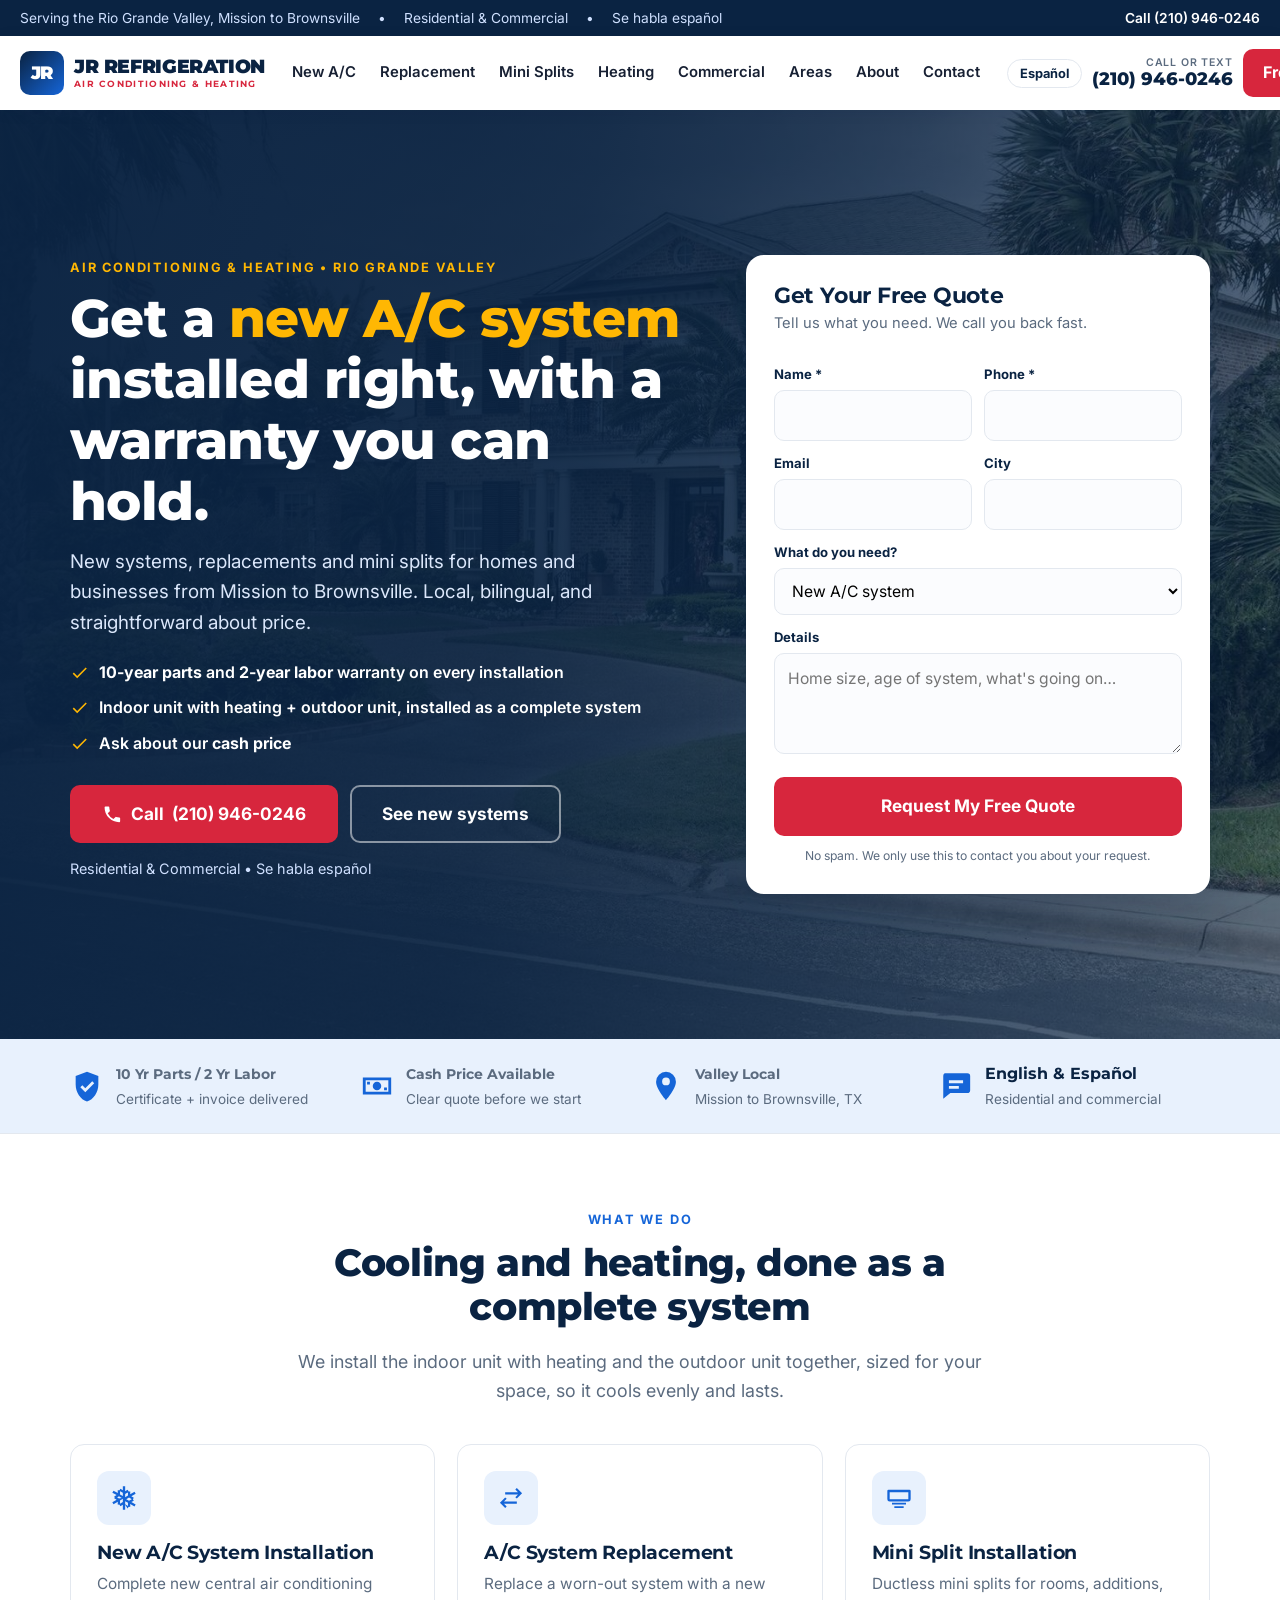
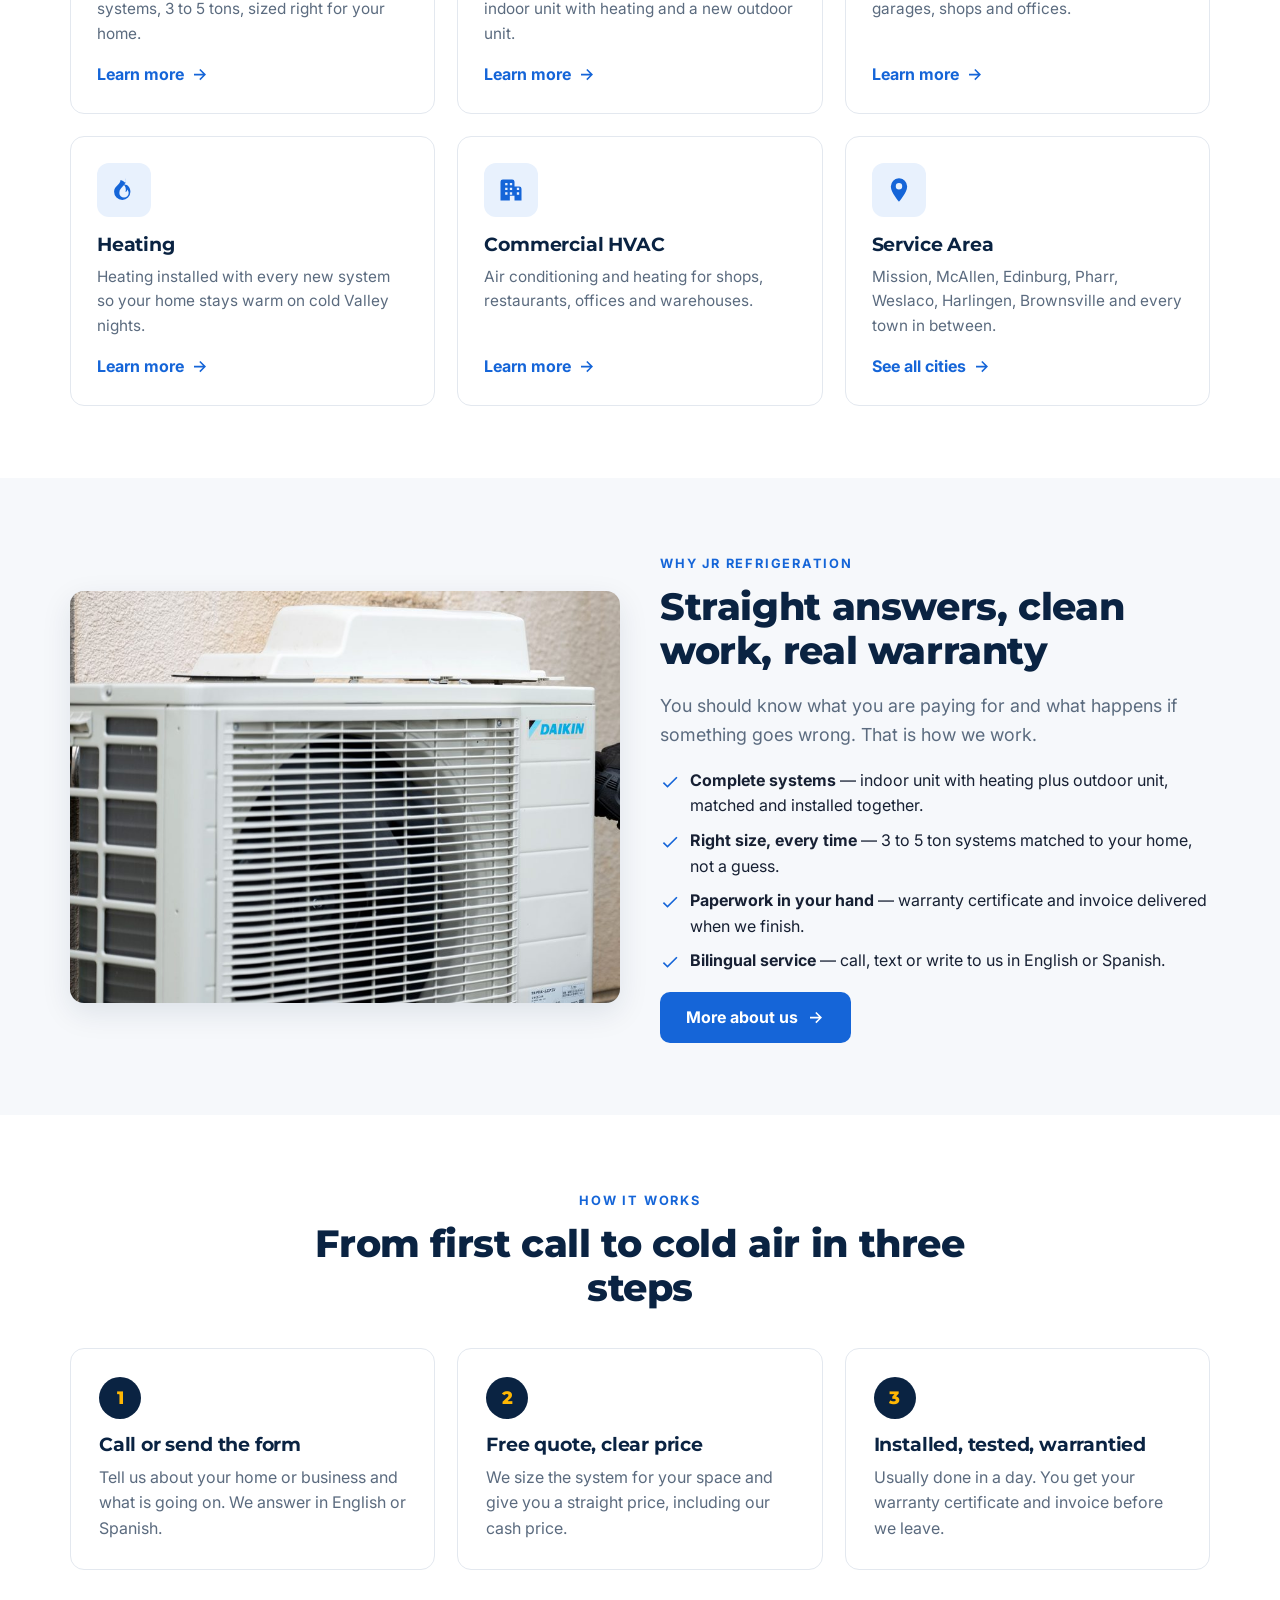
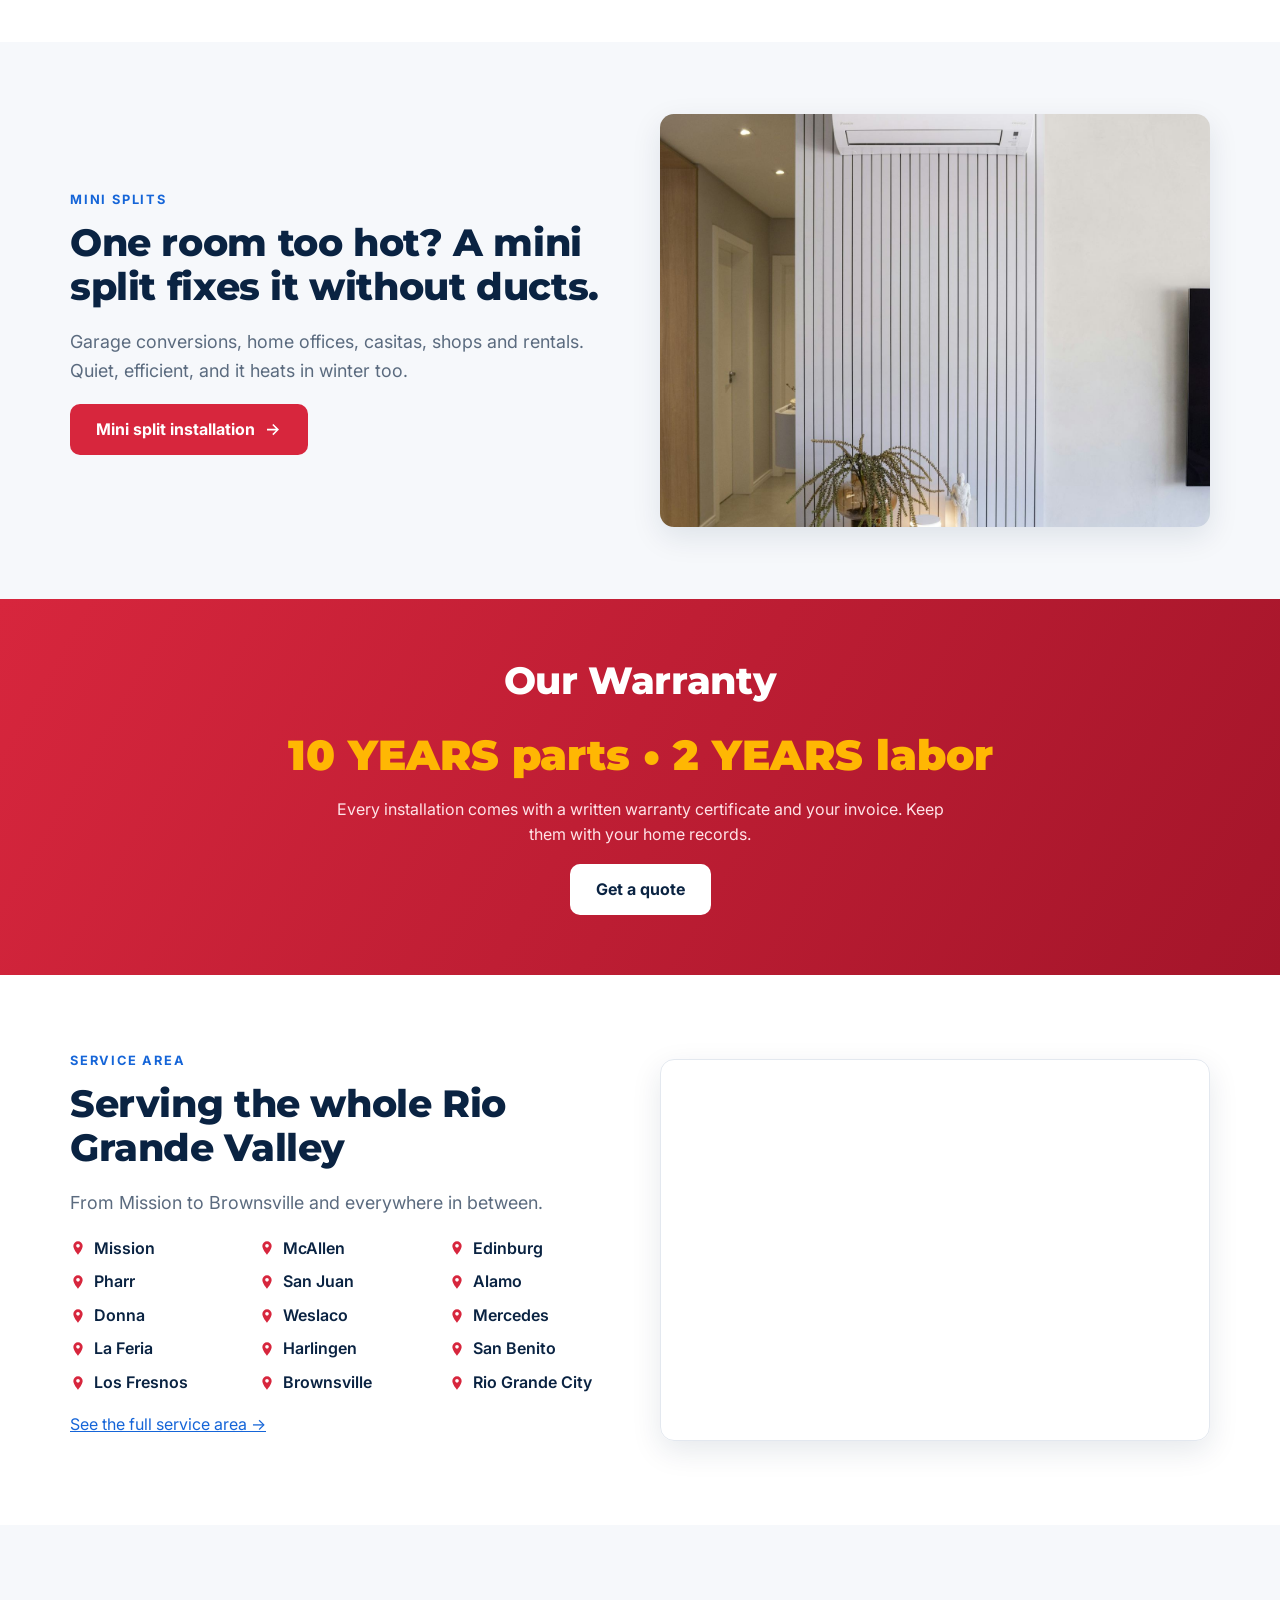
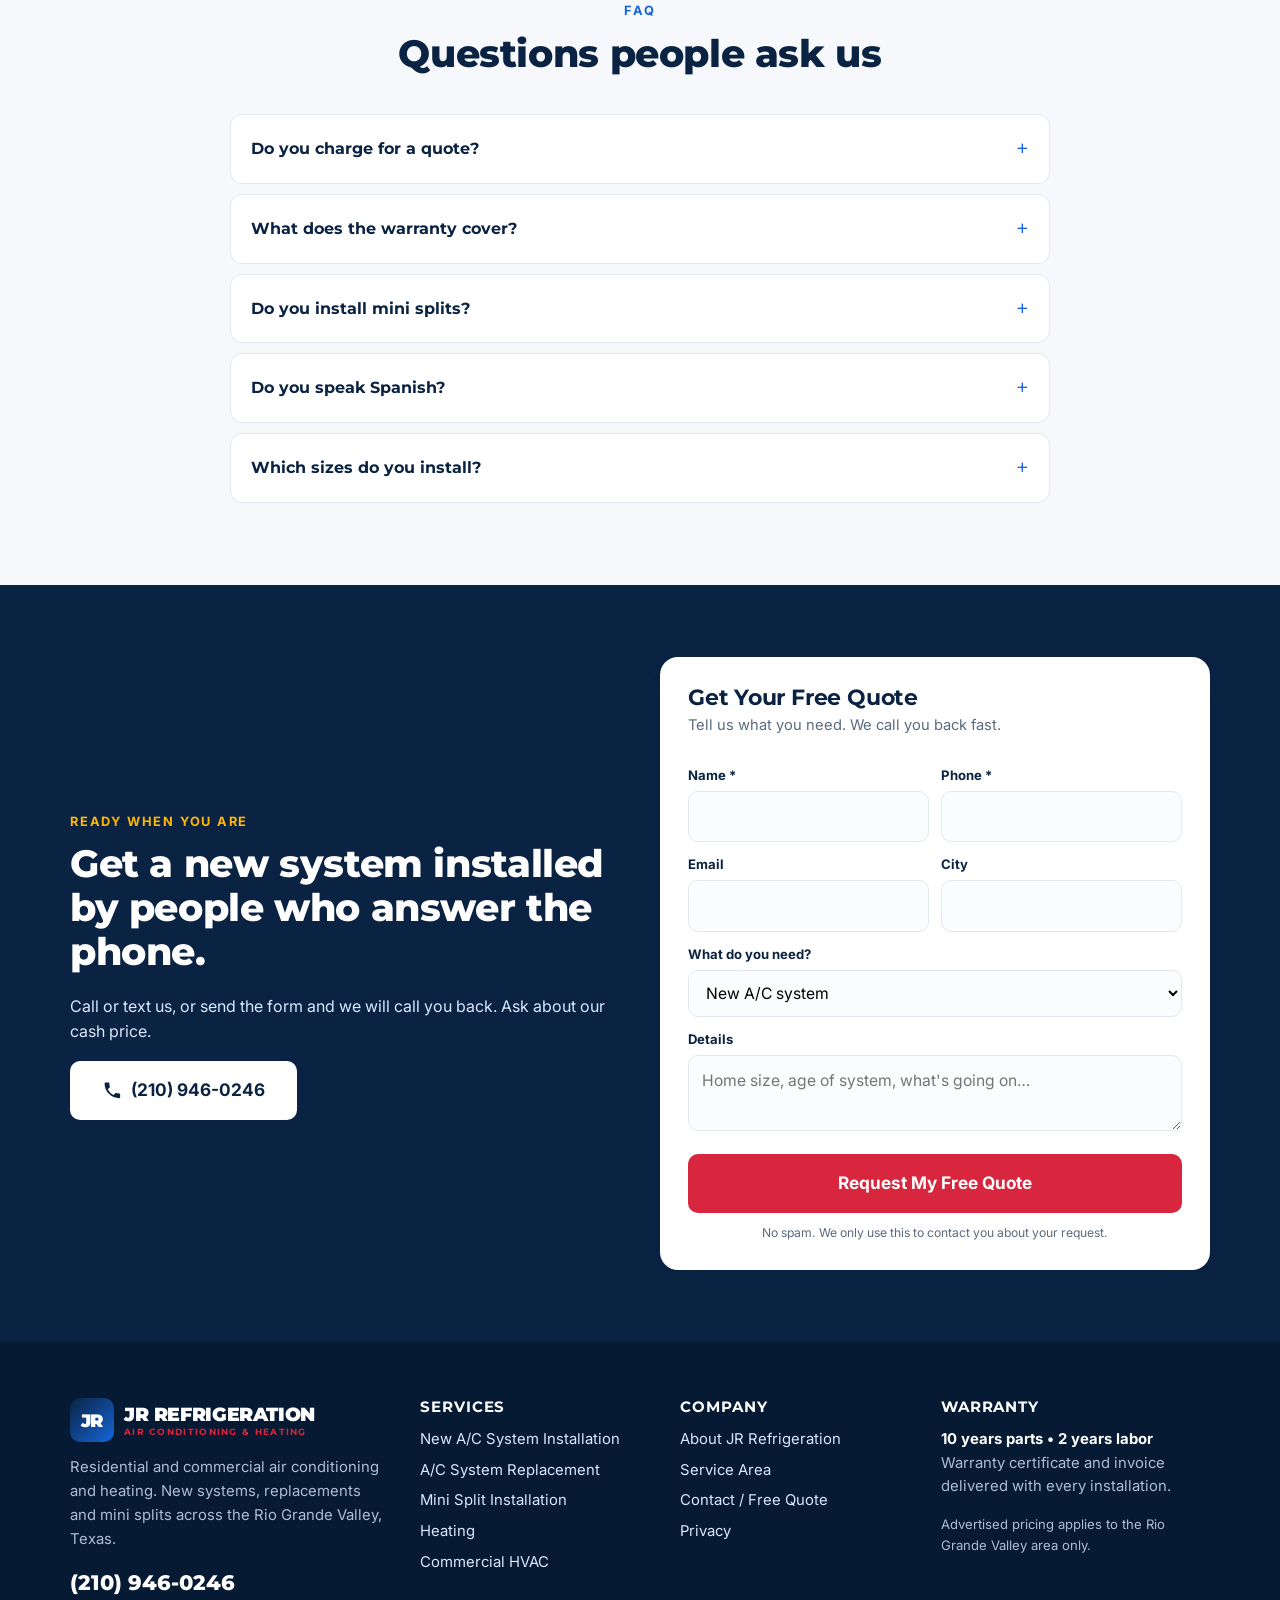
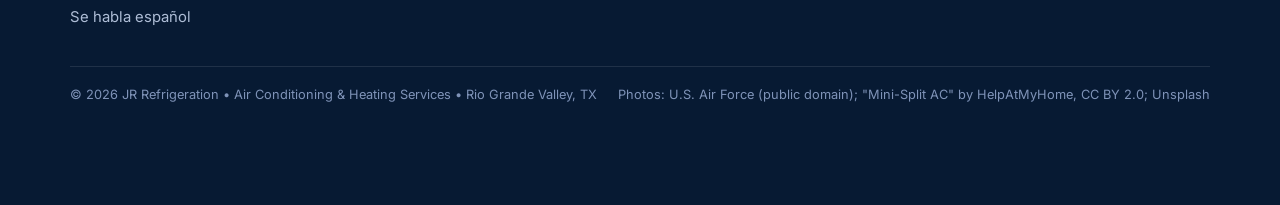
<file: index.html>
<!DOCTYPE html>
<html lang="en"><head><meta charset="utf-8"><meta name="viewport" content="width=device-width,initial-scale=1">
<title>JR Refrigeration | Air Conditioning &amp; Heating | Rio Grande Valley, TX</title><meta name="description" content="New A/C systems, replacements, mini splits and heating for homes and businesses from Mission to Brownsville, TX. 10-year parts / 2-year labor warranty. Se habla español. Call (210) 946-0246.">
<link rel="canonical" href="https://jrrefrigerationac.com/">
<meta name="theme-color" content="#0a2342">
<meta property="og:site_name" content="JR Refrigeration">
<meta property="og:type" content="website">
<meta property="og:url" content="https://jrrefrigerationac.com/">
<meta property="og:title" content="JR Refrigeration | Air Conditioning &amp; Heating | Rio Grande Valley, TX">
<meta property="og:description" content="New A/C systems, replacements, mini splits and heating for homes and businesses from Mission to Brownsville, TX. 10-year parts / 2-year labor warranty. Se habla español. Call (210) 946-0246.">
<meta property="og:image" content="https://jrrefrigerationac.com/images/og-share.jpg">
<meta property="og:image:secure_url" content="https://jrrefrigerationac.com/images/og-share.jpg">
<meta property="og:image:type" content="image/jpeg">
<meta property="og:image:width" content="1200">
<meta property="og:image:height" content="630">
<meta property="og:image:alt" content="JR Refrigeration - Air Conditioning &amp; Heating - Rio Grande Valley, TX - Call (210) 946-0246">
<meta property="og:locale" content="en_US">
<meta property="og:locale:alternate" content="es_US">
<meta name="twitter:card" content="summary_large_image">
<meta name="twitter:title" content="JR Refrigeration | Air Conditioning &amp; Heating | Rio Grande Valley, TX">
<meta name="twitter:description" content="New A/C systems, replacements, mini splits and heating for homes and businesses from Mission to Brownsville, TX. 10-year parts / 2-year labor warranty. Se habla español. Call (210) 946-0246.">
<meta name="twitter:image" content="https://jrrefrigerationac.com/images/og-share.jpg">
<link rel="icon" href="/favicon.svg" type="image/svg+xml">
<link rel="apple-touch-icon" href="/apple-touch-icon.png">
<link rel="preconnect" href="https://fonts.googleapis.com"><link rel="preconnect" href="https://fonts.gstatic.com" crossorigin>
<link href="https://fonts.googleapis.com/css2?family=Inter:wght@400;600;700&family=Montserrat:wght@700;800;900&display=swap" rel="stylesheet">
<link rel="stylesheet" href="/css/style.css?v=9e2f576e"><script type="application/ld+json">{"@context":"https://schema.org","@type":"HVACBusiness","name":"JR Refrigeration","alternateName":"JR Refrigeration Air Conditioning & Heating Services","url":"https://jrrefrigerationac.com/","telephone":"+12109460246","image":"https://jrrefrigerationac.com/images/og-share.jpg","logo":"https://jrrefrigerationac.com/images/icon-512.png","priceRange":"$$","areaServed":[{"@type":"City","name":"Mission, TX"},{"@type":"City","name":"McAllen, TX"},{"@type":"City","name":"Edinburg, TX"},{"@type":"City","name":"Pharr, TX"},{"@type":"City","name":"San Juan, TX"},{"@type":"City","name":"Alamo, TX"},{"@type":"City","name":"Donna, TX"},{"@type":"City","name":"Weslaco, TX"},{"@type":"City","name":"Mercedes, TX"},{"@type":"City","name":"La Feria, TX"},{"@type":"City","name":"Harlingen, TX"},{"@type":"City","name":"San Benito, TX"},{"@type":"City","name":"Los Fresnos, TX"},{"@type":"City","name":"Brownsville, TX"},{"@type":"City","name":"Rio Grande City, TX"}],"address":{"@type":"PostalAddress","addressRegion":"TX","addressCountry":"US"},"knowsLanguage":["en","es"],"makesOffer":[{"@type":"Offer","itemOffered":{"@type":"Service","name":"New A/C System Installation","url":"https://jrrefrigerationac.com/services/ac-installation/"}},{"@type":"Offer","itemOffered":{"@type":"Service","name":"A/C System Replacement","url":"https://jrrefrigerationac.com/services/ac-replacement/"}},{"@type":"Offer","itemOffered":{"@type":"Service","name":"Mini Split Installation","url":"https://jrrefrigerationac.com/services/mini-splits/"}},{"@type":"Offer","itemOffered":{"@type":"Service","name":"Heating","url":"https://jrrefrigerationac.com/services/heating/"}},{"@type":"Offer","itemOffered":{"@type":"Service","name":"Commercial HVAC","url":"https://jrrefrigerationac.com/services/commercial/"}}]}</script>
</head><body>
<div class="topbar"><div class="wrap"><div class="left"><span><span data-es="Sirviendo al Valle del Río Grande, de Mission a Brownsville">Serving the Rio Grande Valley, Mission to Brownsville</span></span><span class="sec">&bull;</span><span class="sec"><span data-es="Residencial y Comercial">Residential &amp; Commercial</span></span><span class="sec">&bull;</span><span class="sec">Se habla español</span></div><a href="tel:+12109460246"><span data-es="Llame">Call</span> (210) 946-0246</a></div></div>
<header class="site"><div class="wrap">
  <a class="logo" href="/" aria-label="JR Refrigeration home"><span class="mark">JR</span><span class="name">JR REFRIGERATION<small>AIR CONDITIONING &amp; HEATING</small></span></a>
  <nav class="main" aria-label="Main"><a href="/services/ac-installation/"><span data-es="A/C Nuevo">New A/C</span></a><a href="/services/ac-replacement/"><span data-es="Reemplazo">Replacement</span></a><a href="/services/mini-splits/"><span data-es="Mini Splits">Mini Splits</span></a><a href="/services/heating/"><span data-es="Calefacción">Heating</span></a><a href="/services/commercial/"><span data-es="Comercial">Commercial</span></a><a href="/service-area/"><span data-es="Áreas">Areas</span></a><a href="/about/"><span data-es="Nosotros">About</span></a><a href="/contact/"><span data-es="Contacto">Contact</span></a></nav>
  <div class="hdr-cta"><button class="lang" type="button" aria-label="Cambiar idioma">Español</button><a class="hdr-phone" href="tel:+12109460246"><small><span data-es="Llame o mande texto">Call or text</span></small><b>(210) 946-0246</b></a><a class="btn btn-red" href="/contact/"><span data-es="Cotización Gratis">Free Quote</span></a><button class="burger" type="button" aria-label="Menu"><svg class="ico" viewBox="0 0 24 24"><path d="M3 6h18v2H3zm0 5h18v2H3zm0 5h18v2H3z"/></svg></button></div>
</div></header>
<main>
<section class="hero"><div class="bg" style="background-image:url(/images/hero.jpg)"></div><div class="shade"></div>
<div class="wrap">
 <div>
  <span class="eyebrow" style="color:var(--gold)"><span data-es="Aire Acondicionado y Calefacción &amp;bull; Valle del Río Grande">Air Conditioning &amp; Heating &bull; Rio Grande Valley</span></span>
  <h1><span data-es="Instale un &lt;em&gt;sistema nuevo de A/C&lt;/em&gt; bien hecho, con una garantía que puede tener en la mano.">Get a <em>new A/C system</em> installed right, with a warranty you can hold.</span></h1>
  <p class="lead"><span data-es="Sistemas nuevos, reemplazos y mini splits para casas y negocios de Mission a Brownsville. Locales, bilingües y claros con el precio.">New systems, replacements and mini splits for homes and businesses from Mission to Brownsville. Local, bilingual, and straightforward about price.</span></p>
  <ul class="checks">
   <li><svg class="ico" viewBox="0 0 24 24"><path d="M9 16.2 4.8 12l-1.4 1.4L9 19 21 7l-1.4-1.4z"/></svg><span><span data-es="Garantía de &lt;b&gt;10 años en partes&lt;/b&gt; y &lt;b&gt;2 años en mano de obra&lt;/b&gt; en cada instalación"><b>10-year parts</b> and <b>2-year labor</b> warranty on every installation</span></span></li>
   <li><svg class="ico" viewBox="0 0 24 24"><path d="M9 16.2 4.8 12l-1.4 1.4L9 19 21 7l-1.4-1.4z"/></svg><span><span data-es="Máquina de adentro con calefacción + máquina de afuera, instaladas como sistema completo">Indoor unit with heating + outdoor unit, installed as a complete system</span></span></li>
   <li><svg class="ico" viewBox="0 0 24 24"><path d="M9 16.2 4.8 12l-1.4 1.4L9 19 21 7l-1.4-1.4z"/></svg><span><span data-es="Pregunte por nuestro &lt;b&gt;precio de contado&lt;/b&gt;">Ask about our <b>cash price</b></span></span></li>
  </ul>
  <div class="actions"><a class="btn btn-red btn-lg" href="tel:+12109460246"><svg class="ico" viewBox="0 0 24 24"><path d="M6.6 10.8a15.1 15.1 0 0 0 6.6 6.6l2.2-2.2a1 1 0 0 1 1-.25c1.1.37 2.3.57 3.6.57a1 1 0 0 1 1 1V20a1 1 0 0 1-1 1A17 17 0 0 1 3 4a1 1 0 0 1 1-1h3.5a1 1 0 0 1 1 1c0 1.25.2 2.45.57 3.57a1 1 0 0 1-.25 1L6.6 10.8z"/></svg> <span data-es="Llame">Call</span> (210) 946-0246</a><a class="btn btn-ghost btn-lg" href="/services/ac-installation/"><span data-es="Ver sistemas nuevos">See new systems</span></a></div>
  <p class="mini"><span data-es="Residencial y Comercial &amp;bull; We speak English">Residential &amp; Commercial &bull; Se habla español</span></p>
 </div>
 <div class="form-card">
  <h3><span data-es="Pida su Cotización Gratis">Get Your Free Quote</span></h3><p class="sub"><span data-es="Díganos qué necesita. Le llamamos rápido.">Tell us what you need. We call you back fast.</span></p>
  <form data-lead action="https://formsubmit.co/gr3742780@gmail.com" method="POST">
    <input type="hidden" name="_subject" value="New quote request - jrrefrigerationac.com">
    <input type="hidden" name="_captcha" value="false"><input type="hidden" name="_template" value="table">
    <input type="hidden" name="_next" value="https://jrrefrigerationac.com/thank-you/">
    <input type="text" name="_honey" class="hp" tabindex="-1" autocomplete="off">
    <div class="row"><div><label><span data-es="Nombre">Name</span> *</label><input type="text" name="name" required autocomplete="name"></div>
    <div><label><span data-es="Teléfono">Phone</span> *</label><input type="tel" name="phone" required autocomplete="tel"></div></div>
    <div class="row"><div><label>Email</label><input type="email" name="email" autocomplete="email"></div>
    <div><label><span data-es="Ciudad">City</span></label><input type="text" name="city" autocomplete="address-level2"></div></div>
    <label><span data-es="¿Qué necesita?">What do you need?</span></label><select name="service"><option><span data-es="Sistema nuevo de A/C">New A/C system</span></option><option><span data-es="Reemplazo de sistema">System replacement</span></option><option><span data-es="Mini split">Mini split</span></option><option><span data-es="Calefacción">Heating</span></option><option><span data-es="Comercial">Commercial</span></option><option><span data-es="Otro">Other</span></option></select>
    <label><span data-es="Detalles">Details</span></label><textarea name="message" rows="3" data-es-ph="Tamaño de la casa, edad del sistema, qué está pasando…" placeholder="Home size, age of system, what's going on…"></textarea>
    <button type="submit" class="btn btn-red btn-lg"><span data-es="Pedir Cotización Gratis">Request My Free Quote</span></button>
    <p class="fine"><span data-es="Sin spam. Solo usamos esto para contactarle sobre su solicitud.">No spam. We only use this to contact you about your request.</span></p>
  </form></div>
</div></section>
<div class="trust"><div class="wrap">
 <div class="item"><svg class="ico" viewBox="0 0 24 24"><path d="M12 2 4 5v6c0 5.5 3.4 10.7 8 12 4.6-1.3 8-6.5 8-12V5l-8-3zm-1.2 14.4-3.5-3.5 1.4-1.4 2.1 2.1 4.9-4.9 1.4 1.4-6.3 6.3z"/></svg><div><b><span data-es="10 Años Partes / 2 Mano de Obra">10 Yr Parts / 2 Yr Labor</span></b><span><span data-es="Certificado + factura entregados">Certificate + invoice delivered</span></span></div></div>
 <div class="item"><svg class="ico" viewBox="0 0 24 24"><path d="M2 6h20v12H2V6zm2 2v8h16V8H4zm8 1a3 3 0 1 1 0 6 3 3 0 0 1 0-6zM5 9h2v2H5V9zm12 4h2v2h-2v-2z"/></svg><div><b><span data-es="Precio de Contado">Cash Price Available</span></b><span><span data-es="Cotización clara antes de empezar">Clear quote before we start</span></span></div></div>
 <div class="item"><svg class="ico" viewBox="0 0 24 24"><path d="M12 2a7 7 0 0 0-7 7c0 5.2 7 13 7 13s7-7.8 7-13a7 7 0 0 0-7-7zm0 9.5A2.5 2.5 0 1 1 12 6a2.5 2.5 0 0 1 0 5.5z"/></svg><div><b><span data-es="Locales del Valle">Valley Local</span></b><span><span data-es="De Mission a Brownsville, TX">Mission to Brownsville, TX</span></span></div></div>
 <div class="item"><svg class="ico" viewBox="0 0 24 24"><path d="M4 3h16a2 2 0 0 1 2 2v10a2 2 0 0 1-2 2H8l-5 4V5a2 2 0 0 1 1-2zm3 5v2h10V8H7zm0 4v2h7v-2H7z"/></svg><div><b>English &amp; Español</b><span><span data-es="Residencial y comercial">Residential and commercial</span></span></div></div>
</div></div>
<section><div class="wrap">
 <div class="sec-head center"><span class="eyebrow"><span data-es="Lo que hacemos">What we do</span></span><h2><span data-es="Aire y calefacción, hechos como un sistema completo">Cooling and heating, done as a complete system</span></h2><p class="lead"><span data-es="Instalamos la máquina de adentro con calefacción y la de afuera juntas, del tamaño correcto para su espacio, para que enfríe parejo y dure.">We install the indoor unit with heating and the outdoor unit together, sized for your space, so it cools evenly and lasts.</span></p></div>
 <div class="grid3"><div class="card"><div class="icon"><svg class="ico" viewBox="0 0 24 24"><path d="M11 2h2v4.3l2.1-1.3 1 1.7-3.1 1.9v2.7l2.4-1.4v-3.6l2 .1-.1 2.4 3.7-2.1 1 1.7-3.7 2.1 2.1 1.2-1 1.7-3.1-1.8-2.4 1.4 2.4 1.4 3.1-1.8 1 1.7-2.1 1.2 3.7 2.1-1 1.7-3.7-2.1.1 2.4-2 .1v-3.6l-2.4-1.4v2.7l3.1 1.9-1 1.7L13 17.7V22h-2v-4.3l-2.1 1.3-1-1.7 3.1-1.9v-2.7l-2.4 1.4v3.6l-2-.1.1-2.4-3.7 2.1-1-1.7 3.7-2.1-2.1-1.2 1-1.7 3.1 1.8L10.1 12 7.7 10.6 4.6 12.4l-1-1.7 2.1-1.2L2 7.4l1-1.7 3.7 2.1-.1-2.4 2-.1v3.6l2.4 1.4V7.6L7.9 5.7l1-1.7L11 5.3V2z"/></svg></div><h3><span data-es="Instalación de Sistema Nuevo de A/C">New A/C System Installation</span></h3><p><span data-es="Sistemas nuevos de aire acondicionado central, de 3 a 5 toneladas, del tamaño correcto para su casa.">Complete new central air conditioning systems, 3 to 5 tons, sized right for your home.</span></p><span class="more"><span data-es="Ver más">Learn more</span> <svg class="ico" viewBox="0 0 24 24"><path d="M5 11h11.2l-4.6-4.6L13 5l7 7-7 7-1.4-1.4 4.6-4.6H5z"/></svg></span><a class="cover" href="/services/ac-installation/" aria-label="New A/C System Installation"></a></div><div class="card"><div class="icon"><svg class="ico" viewBox="0 0 24 24"><path d="M7 7h11l-2.3-2.3L17 3.5 21.5 8 17 12.5l-1.3-1.2L18 9H7V7zm10 10H6l2.3 2.3L7 20.5 2.5 16 7 11.5l1.3 1.2L6 15h11v2z"/></svg></div><h3><span data-es="Reemplazo de Sistema de A/C">A/C System Replacement</span></h3><p><span data-es="Reemplace un sistema gastado con máquina de adentro con calefacción y máquina de afuera nuevas.">Replace a worn-out system with a new indoor unit with heating and a new outdoor unit.</span></p><span class="more"><span data-es="Ver más">Learn more</span> <svg class="ico" viewBox="0 0 24 24"><path d="M5 11h11.2l-4.6-4.6L13 5l7 7-7 7-1.4-1.4 4.6-4.6H5z"/></svg></span><a class="cover" href="/services/ac-replacement/" aria-label="A/C System Replacement"></a></div><div class="card"><div class="icon"><svg class="ico" viewBox="0 0 24 24"><path d="M3 5h18a1 1 0 0 1 1 1v7a2 2 0 0 1-2 2H4a2 2 0 0 1-2-2V6a1 1 0 0 1 1-1zm1 2v6h16V7H4zm2 9h12v1.5H6V16zm2 3h8v1.5H8V19z"/></svg></div><h3><span data-es="Instalación de Mini Splits">Mini Split Installation</span></h3><p><span data-es="Mini splits sin ductos para cuartos, ampliaciones, garajes, talleres y oficinas.">Ductless mini splits for rooms, additions, garages, shops and offices.</span></p><span class="more"><span data-es="Ver más">Learn more</span> <svg class="ico" viewBox="0 0 24 24"><path d="M5 11h11.2l-4.6-4.6L13 5l7 7-7 7-1.4-1.4 4.6-4.6H5z"/></svg></span><a class="cover" href="/services/mini-splits/" aria-label="Mini Split Installation"></a></div><div class="card"><div class="icon"><svg class="ico" viewBox="0 0 24 24"><path d="M13.5 2s.8 3.2-1.5 5.8C9.8 10.3 8 11.5 8 14.5a4 4 0 0 0 8 0c0-1.3-.6-2.3-1.3-3 .1 1.2-.6 2-1.4 2.2.9-2.8-.3-5.1-1.7-6.4 3.3-.7 5.9 2.3 5.9 6.2a7 7 0 1 1-14 0C3.5 8.5 9 7.5 9 3.5c1.8.4 3.3 1.5 4.5 3V2z"/></svg></div><h3><span data-es="Calefacción">Heating</span></h3><p><span data-es="Calefacción instalada con cada sistema nuevo para que su casa esté caliente en las noches frías del Valle.">Heating installed with every new system so your home stays warm on cold Valley nights.</span></p><span class="more"><span data-es="Ver más">Learn more</span> <svg class="ico" viewBox="0 0 24 24"><path d="M5 11h11.2l-4.6-4.6L13 5l7 7-7 7-1.4-1.4 4.6-4.6H5z"/></svg></span><a class="cover" href="/services/heating/" aria-label="Heating"></a></div><div class="card"><div class="icon"><svg class="ico" viewBox="0 0 24 24"><path d="M3 21V5a2 2 0 0 1 2-2h8a2 2 0 0 1 2 2v4h4a2 2 0 0 1 2 2v10h-6v-4h-4v4H3zm4-13h2V6H7v2zm4 0h2V6h-2v2zm-4 4h2v-2H7v2zm4 0h2v-2h-2v2zm-4 4h2v-2H7v2zm4 0h2v-2h-2v2zm6 0h2v-2h-2v2zm0-4h2v-2h-2v2z"/></svg></div><h3><span data-es="HVAC Comercial">Commercial HVAC</span></h3><p><span data-es="Aire acondicionado y calefacción para tiendas, restaurantes, oficinas y bodegas.">Air conditioning and heating for shops, restaurants, offices and warehouses.</span></p><span class="more"><span data-es="Ver más">Learn more</span> <svg class="ico" viewBox="0 0 24 24"><path d="M5 11h11.2l-4.6-4.6L13 5l7 7-7 7-1.4-1.4 4.6-4.6H5z"/></svg></span><a class="cover" href="/services/commercial/" aria-label="Commercial HVAC"></a></div><div class="card"><div class="icon"><svg class="ico" viewBox="0 0 24 24"><path d="M12 2a7 7 0 0 0-7 7c0 5.2 7 13 7 13s7-7.8 7-13a7 7 0 0 0-7-7zm0 9.5A2.5 2.5 0 1 1 12 6a2.5 2.5 0 0 1 0 5.5z"/></svg></div><h3><span data-es="Área de Servicio">Service Area</span></h3><p><span data-es="Mission, McAllen, Edinburg, Pharr, Weslaco, Harlingen, Brownsville y todos los pueblos entre ellos.">Mission, McAllen, Edinburg, Pharr, Weslaco, Harlingen, Brownsville and every town in between.</span></p><span class="more"><span data-es="Ver ciudades">See all cities</span> <svg class="ico" viewBox="0 0 24 24"><path d="M5 11h11.2l-4.6-4.6L13 5l7 7-7 7-1.4-1.4 4.6-4.6H5z"/></svg></span><a class="cover" href="/service-area/" aria-label="Service area"></a></div></div>
</div></section>
<section class="alt"><div class="wrap grid2">
 <div class="photo"><img src="/images/ac-install.jpg" alt="Technician installing a new outdoor air conditioning unit" loading="lazy" width="1000" height="666"></div>
 <div><span class="eyebrow"><span data-es="Por qué JR Refrigeration">Why JR Refrigeration</span></span><h2><span data-es="Respuestas directas, trabajo limpio, garantía real">Straight answers, clean work, real warranty</span></h2>
  <p class="lead"><span data-es="Usted debe saber qué está pagando y qué pasa si algo falla. Así trabajamos.">You should know what you are paying for and what happens if something goes wrong. That is how we work.</span></p>
  <ul class="ticks">
   <li><svg class="ico" viewBox="0 0 24 24"><path d="M9 16.2 4.8 12l-1.4 1.4L9 19 21 7l-1.4-1.4z"/></svg><span><b><span data-es="Sistemas completos">Complete systems</span></b> &mdash; <span data-es="máquina de adentro con calefacción más máquina de afuera, a juego e instaladas juntas.">indoor unit with heating plus outdoor unit, matched and installed together.</span></span></li>
   <li><svg class="ico" viewBox="0 0 24 24"><path d="M9 16.2 4.8 12l-1.4 1.4L9 19 21 7l-1.4-1.4z"/></svg><span><b><span data-es="El tamaño correcto, siempre">Right size, every time</span></b> &mdash; <span data-es="sistemas de 3 a 5 toneladas según su casa, no al tanteo.">3 to 5 ton systems matched to your home, not a guess.</span></span></li>
   <li><svg class="ico" viewBox="0 0 24 24"><path d="M9 16.2 4.8 12l-1.4 1.4L9 19 21 7l-1.4-1.4z"/></svg><span><b><span data-es="Papeles en su mano">Paperwork in your hand</span></b> &mdash; <span data-es="certificado de garantía y factura entregados al terminar.">warranty certificate and invoice delivered when we finish.</span></span></li>
   <li><svg class="ico" viewBox="0 0 24 24"><path d="M9 16.2 4.8 12l-1.4 1.4L9 19 21 7l-1.4-1.4z"/></svg><span><b><span data-es="Servicio bilingüe">Bilingual service</span></b> &mdash; <span data-es="llame, mande texto o escriba en inglés o español.">call, text or write to us in English or Spanish.</span></span></li>
  </ul>
  <a class="btn btn-blue" href="/about/"><span data-es="Más sobre nosotros">More about us</span> <svg class="ico" viewBox="0 0 24 24"><path d="M5 11h11.2l-4.6-4.6L13 5l7 7-7 7-1.4-1.4 4.6-4.6H5z"/></svg></a></div>
</div></section>
<section><div class="wrap">
 <div class="sec-head center"><span class="eyebrow"><span data-es="Cómo funciona">How it works</span></span><h2><span data-es="De la primera llamada al aire frío en tres pasos">From first call to cold air in three steps</span></h2></div>
 <div class="steps">
  <div class="step"><div class="n">1</div><h3><span data-es="Llame o envíe el formulario">Call or send the form</span></h3><p><span data-es="Cuéntenos de su casa o negocio y qué está pasando. Contestamos en inglés o español.">Tell us about your home or business and what is going on. We answer in English or Spanish.</span></p></div>
  <div class="step"><div class="n">2</div><h3><span data-es="Cotización gratis, precio claro">Free quote, clear price</span></h3><p><span data-es="Calculamos el sistema para su espacio y le damos un precio directo, incluyendo precio de contado.">We size the system for your space and give you a straight price, including our cash price.</span></p></div>
  <div class="step"><div class="n">3</div><h3><span data-es="Instalado, probado, garantizado">Installed, tested, warrantied</span></h3><p><span data-es="Normalmente en un día. Recibe su certificado de garantía y factura antes de que nos vayamos.">Usually done in a day. You get your warranty certificate and invoice before we leave.</span></p></div>
 </div>
</div></section>
<section class="alt"><div class="wrap grid2">
 <div><span class="eyebrow"><span data-es="Mini splits">Mini splits</span></span><h2><span data-es="¿Un cuarto muy caliente? Un mini split lo arregla sin ductos.">One room too hot? A mini split fixes it without ducts.</span></h2>
  <p class="lead"><span data-es="Garajes convertidos, oficinas en casa, casitas, talleres y rentas. Silencioso, eficiente, y también calienta en invierno.">Garage conversions, home offices, casitas, shops and rentals. Quiet, efficient, and it heats in winter too.</span></p>
  <a class="btn btn-red" href="/services/mini-splits/"><span data-es="Instalación de mini splits">Mini split installation</span> <svg class="ico" viewBox="0 0 24 24"><path d="M5 11h11.2l-4.6-4.6L13 5l7 7-7 7-1.4-1.4 4.6-4.6H5z"/></svg></a></div>
 <div class="photo"><img src="/images/mini-room.jpg" alt="Living room with a ductless mini split wall unit" loading="lazy" width="1000" height="666"></div>
</div></section>
<div class="band"><div class="wrap">
 <h2><span data-es="Nuestra Garantía">Our Warranty</span></h2>
 <div class="big"><span data-es="10 AÑOS partes &amp;bull; 2 AÑOS mano de obra">10 YEARS parts &bull; 2 YEARS labor</span></div>
 <p><span data-es="Cada instalación viene con un certificado de garantía por escrito y su factura. Guárdelos con los papeles de su casa.">Every installation comes with a written warranty certificate and your invoice. Keep them with your home records.</span></p>
 <a class="btn btn-white" href="/contact/"><span data-es="Pedir cotización">Get a quote</span></a>
</div></div>
<section><div class="wrap grid2">
 <div><span class="eyebrow"><span data-es="Área de servicio">Service area</span></span><h2><span data-es="Sirviendo a todo el Valle del Río Grande">Serving the whole Rio Grande Valley</span></h2>
  <p class="lead"><span data-es="De Mission a Brownsville y todo lo que está en medio.">From Mission to Brownsville and everywhere in between.</span></p>
  <ul class="cities"><li><svg class="ico" viewBox="0 0 24 24"><path d="M12 2a7 7 0 0 0-7 7c0 5.2 7 13 7 13s7-7.8 7-13a7 7 0 0 0-7-7zm0 9.5A2.5 2.5 0 1 1 12 6a2.5 2.5 0 0 1 0 5.5z"/></svg>Mission</li><li><svg class="ico" viewBox="0 0 24 24"><path d="M12 2a7 7 0 0 0-7 7c0 5.2 7 13 7 13s7-7.8 7-13a7 7 0 0 0-7-7zm0 9.5A2.5 2.5 0 1 1 12 6a2.5 2.5 0 0 1 0 5.5z"/></svg>McAllen</li><li><svg class="ico" viewBox="0 0 24 24"><path d="M12 2a7 7 0 0 0-7 7c0 5.2 7 13 7 13s7-7.8 7-13a7 7 0 0 0-7-7zm0 9.5A2.5 2.5 0 1 1 12 6a2.5 2.5 0 0 1 0 5.5z"/></svg>Edinburg</li><li><svg class="ico" viewBox="0 0 24 24"><path d="M12 2a7 7 0 0 0-7 7c0 5.2 7 13 7 13s7-7.8 7-13a7 7 0 0 0-7-7zm0 9.5A2.5 2.5 0 1 1 12 6a2.5 2.5 0 0 1 0 5.5z"/></svg>Pharr</li><li><svg class="ico" viewBox="0 0 24 24"><path d="M12 2a7 7 0 0 0-7 7c0 5.2 7 13 7 13s7-7.8 7-13a7 7 0 0 0-7-7zm0 9.5A2.5 2.5 0 1 1 12 6a2.5 2.5 0 0 1 0 5.5z"/></svg>San Juan</li><li><svg class="ico" viewBox="0 0 24 24"><path d="M12 2a7 7 0 0 0-7 7c0 5.2 7 13 7 13s7-7.8 7-13a7 7 0 0 0-7-7zm0 9.5A2.5 2.5 0 1 1 12 6a2.5 2.5 0 0 1 0 5.5z"/></svg>Alamo</li><li><svg class="ico" viewBox="0 0 24 24"><path d="M12 2a7 7 0 0 0-7 7c0 5.2 7 13 7 13s7-7.8 7-13a7 7 0 0 0-7-7zm0 9.5A2.5 2.5 0 1 1 12 6a2.5 2.5 0 0 1 0 5.5z"/></svg>Donna</li><li><svg class="ico" viewBox="0 0 24 24"><path d="M12 2a7 7 0 0 0-7 7c0 5.2 7 13 7 13s7-7.8 7-13a7 7 0 0 0-7-7zm0 9.5A2.5 2.5 0 1 1 12 6a2.5 2.5 0 0 1 0 5.5z"/></svg>Weslaco</li><li><svg class="ico" viewBox="0 0 24 24"><path d="M12 2a7 7 0 0 0-7 7c0 5.2 7 13 7 13s7-7.8 7-13a7 7 0 0 0-7-7zm0 9.5A2.5 2.5 0 1 1 12 6a2.5 2.5 0 0 1 0 5.5z"/></svg>Mercedes</li><li><svg class="ico" viewBox="0 0 24 24"><path d="M12 2a7 7 0 0 0-7 7c0 5.2 7 13 7 13s7-7.8 7-13a7 7 0 0 0-7-7zm0 9.5A2.5 2.5 0 1 1 12 6a2.5 2.5 0 0 1 0 5.5z"/></svg>La Feria</li><li><svg class="ico" viewBox="0 0 24 24"><path d="M12 2a7 7 0 0 0-7 7c0 5.2 7 13 7 13s7-7.8 7-13a7 7 0 0 0-7-7zm0 9.5A2.5 2.5 0 1 1 12 6a2.5 2.5 0 0 1 0 5.5z"/></svg>Harlingen</li><li><svg class="ico" viewBox="0 0 24 24"><path d="M12 2a7 7 0 0 0-7 7c0 5.2 7 13 7 13s7-7.8 7-13a7 7 0 0 0-7-7zm0 9.5A2.5 2.5 0 1 1 12 6a2.5 2.5 0 0 1 0 5.5z"/></svg>San Benito</li><li><svg class="ico" viewBox="0 0 24 24"><path d="M12 2a7 7 0 0 0-7 7c0 5.2 7 13 7 13s7-7.8 7-13a7 7 0 0 0-7-7zm0 9.5A2.5 2.5 0 1 1 12 6a2.5 2.5 0 0 1 0 5.5z"/></svg>Los Fresnos</li><li><svg class="ico" viewBox="0 0 24 24"><path d="M12 2a7 7 0 0 0-7 7c0 5.2 7 13 7 13s7-7.8 7-13a7 7 0 0 0-7-7zm0 9.5A2.5 2.5 0 1 1 12 6a2.5 2.5 0 0 1 0 5.5z"/></svg>Brownsville</li><li><svg class="ico" viewBox="0 0 24 24"><path d="M12 2a7 7 0 0 0-7 7c0 5.2 7 13 7 13s7-7.8 7-13a7 7 0 0 0-7-7zm0 9.5A2.5 2.5 0 1 1 12 6a2.5 2.5 0 0 1 0 5.5z"/></svg>Rio Grande City</li></ul>
  <p style="margin-top:16px"><a href="/service-area/"><span data-es="Ver toda el área de servicio">See the full service area</span> &rarr;</a></p></div>
 <div class="map"><iframe title="Rio Grande Valley service area map" src="https://www.google.com/maps?q=Rio+Grande+Valley,+Texas&z=9&output=embed" loading="lazy" referrerpolicy="no-referrer-when-downgrade"></iframe></div>
</div></section>
<section class="alt"><div class="wrap">
 <div class="sec-head center"><span class="eyebrow">FAQ</span><h2><span data-es="Preguntas que nos hacen">Questions people ask us</span></h2></div>
 <div class="faq"><details><summary><span data-es="¿Cobran por la cotización?">Do you charge for a quote?</span></summary><p><span data-es="No. Las cotizaciones son gratis. Llame, mande texto o envíe el formulario y agendamos.">No. Quotes are free. Call, text, or send the form and we will set a time.</span></p></details><details><summary><span data-es="¿Qué cubre la garantía?">What does the warranty cover?</span></summary><p><span data-es="10 años en partes y 2 años en nuestra mano de obra. Recibe el certificado de garantía y su factura al terminar la instalación.">10 years on parts and 2 years on our labor. You receive the warranty certificate and your invoice when the installation is complete.</span></p></details><details><summary><span data-es="¿Instalan mini splits?">Do you install mini splits?</span></summary><p><span data-es="Sí, de una zona y multi-zona, para casas y negocios.">Yes, single-zone and multi-zone, for homes and businesses.</span></p></details><details><summary><span data-es="¿Hablan español?">Do you speak Spanish?</span></summary><p><span data-es="Sí. Llámenos en inglés o en español.">Yes. Call us in English or Spanish.</span></p></details><details><summary><span data-es="¿Qué tamaños instalan?">Which sizes do you install?</span></summary><p><span data-es="Sistemas centrales de 3, 3.5, 4 y 5 toneladas, además de mini splits para cuartos y edificios chicos.">3, 3.5, 4 and 5 ton central systems, plus mini splits for single rooms and small buildings.</span></p></details></div>
</div></section>
<section class="cta-final"><div class="wrap">
  <div><span class="eyebrow" style="color:var(--gold)"><span data-es="Listos cuando usted diga">Ready when you are</span></span><h2><span data-es="Instale un sistema nuevo con gente que sí contesta el teléfono.">Get a new system installed by people who answer the phone.</span></h2>
  <p><span data-es="Llame o mande texto, o envíe el formulario y le llamamos. Pregunte por nuestro precio de contado.">Call or text us, or send the form and we will call you back. Ask about our cash price.</span></p>
  <a class="btn btn-white btn-lg" href="tel:+12109460246"><svg class="ico" viewBox="0 0 24 24"><path d="M6.6 10.8a15.1 15.1 0 0 0 6.6 6.6l2.2-2.2a1 1 0 0 1 1-.25c1.1.37 2.3.57 3.6.57a1 1 0 0 1 1 1V20a1 1 0 0 1-1 1A17 17 0 0 1 3 4a1 1 0 0 1 1-1h3.5a1 1 0 0 1 1 1c0 1.25.2 2.45.57 3.57a1 1 0 0 1-.25 1L6.6 10.8z"/></svg> (210) 946-0246</a></div>
  <div class="form-card">
  <h3><span data-es="Pida su Cotización Gratis">Get Your Free Quote</span></h3><p class="sub"><span data-es="Díganos qué necesita. Le llamamos rápido.">Tell us what you need. We call you back fast.</span></p>
  <form data-lead action="https://formsubmit.co/gr3742780@gmail.com" method="POST">
    <input type="hidden" name="_subject" value="New quote request - jrrefrigerationac.com">
    <input type="hidden" name="_captcha" value="false"><input type="hidden" name="_template" value="table">
    <input type="hidden" name="_next" value="https://jrrefrigerationac.com/thank-you/">
    <input type="text" name="_honey" class="hp" tabindex="-1" autocomplete="off">
    <div class="row"><div><label><span data-es="Nombre">Name</span> *</label><input type="text" name="name" required autocomplete="name"></div>
    <div><label><span data-es="Teléfono">Phone</span> *</label><input type="tel" name="phone" required autocomplete="tel"></div></div>
    <div class="row"><div><label>Email</label><input type="email" name="email" autocomplete="email"></div>
    <div><label><span data-es="Ciudad">City</span></label><input type="text" name="city" autocomplete="address-level2"></div></div>
    <label><span data-es="¿Qué necesita?">What do you need?</span></label><select name="service"><option><span data-es="Sistema nuevo de A/C">New A/C system</span></option><option><span data-es="Reemplazo de sistema">System replacement</span></option><option><span data-es="Mini split">Mini split</span></option><option><span data-es="Calefacción">Heating</span></option><option><span data-es="Comercial">Commercial</span></option><option><span data-es="Otro">Other</span></option></select>
    <label><span data-es="Detalles">Details</span></label><textarea name="message" rows="2" data-es-ph="Tamaño de la casa, edad del sistema, qué está pasando…" placeholder="Home size, age of system, what's going on…"></textarea>
    <button type="submit" class="btn btn-red btn-lg"><span data-es="Pedir Cotización Gratis">Request My Free Quote</span></button>
    <p class="fine"><span data-es="Sin spam. Solo usamos esto para contactarle sobre su solicitud.">No spam. We only use this to contact you about your request.</span></p>
  </form></div>
</div></section></main>
<footer class="site"><div class="wrap">
<div class="cols">
 <div><a class="logo" href="/" style="color:#fff"><span class="mark">JR</span><span class="name" style="color:#fff">JR REFRIGERATION<small>AIR CONDITIONING &amp; HEATING</small></span></a>
  <p style="margin-top:14px"><span data-es="Aire acondicionado y calefacción residencial y comercial. Sistemas nuevos, reemplazos y mini splits en todo el Valle del Río Grande, Texas.">Residential and commercial air conditioning and heating. New systems, replacements and mini splits across the Rio Grande Valley, Texas.</span></p>
  <a class="phone" href="tel:+12109460246">(210) 946-0246</a><span>Se habla español</span></div>
 <div><h4><span data-es="Servicios">Services</span></h4><ul><li><a href="/services/ac-installation/"><span data-es="Instalación de Sistema Nuevo de A/C">New A/C System Installation</span></a></li><li><a href="/services/ac-replacement/"><span data-es="Reemplazo de Sistema de A/C">A/C System Replacement</span></a></li><li><a href="/services/mini-splits/"><span data-es="Instalación de Mini Splits">Mini Split Installation</span></a></li><li><a href="/services/heating/"><span data-es="Calefacción">Heating</span></a></li><li><a href="/services/commercial/"><span data-es="HVAC Comercial">Commercial HVAC</span></a></li></ul></div>
 <div><h4><span data-es="Empresa">Company</span></h4><ul><li><a href="/about/"><span data-es="Sobre JR Refrigeration">About JR Refrigeration</span></a></li><li><a href="/service-area/"><span data-es="Área de Servicio">Service Area</span></a></li><li><a href="/contact/"><span data-es="Contacto / Cotización">Contact / Free Quote</span></a></li><li><a href="/privacy/"><span data-es="Privacidad">Privacy</span></a></li></ul></div>
 <div><h4><span data-es="Garantía">Warranty</span></h4><p><b style="color:#fff"><span data-es="10 años partes &amp;bull; 2 años mano de obra">10 years parts &bull; 2 years labor</span></b><br><span data-es="Certificado de garantía y factura entregados con cada instalación.">Warranty certificate and invoice delivered with every installation.</span></p><p style="font-size:.82rem"><span data-es="Los precios anunciados son solo para el área del Valle del Río Grande.">Advertised pricing applies to the Rio Grande Valley area only.</span></p></div>
</div>
<div class="bottom"><span>&copy; 2026 JR Refrigeration &bull; Air Conditioning &amp; Heating Services &bull; Rio Grande Valley, TX</span><span>Photos: U.S. Air Force (public domain); "Mini-Split AC" by HelpAtMyHome, CC BY 2.0; Unsplash</span></div>
</div></footer>
<div class="mbar"><a class="btn btn-blue" href="tel:+12109460246"><svg class="ico" viewBox="0 0 24 24"><path d="M6.6 10.8a15.1 15.1 0 0 0 6.6 6.6l2.2-2.2a1 1 0 0 1 1-.25c1.1.37 2.3.57 3.6.57a1 1 0 0 1 1 1V20a1 1 0 0 1-1 1A17 17 0 0 1 3 4a1 1 0 0 1 1-1h3.5a1 1 0 0 1 1 1c0 1.25.2 2.45.57 3.57a1 1 0 0 1-.25 1L6.6 10.8z"/></svg> <span data-es="Llamar">Call Now</span></a><a class="btn btn-red" href="/contact/"><span data-es="Cotización">Free Quote</span></a></div>
<script src="/js/main.js?v=9e2f576e" defer></script>
</body></html>
</file>
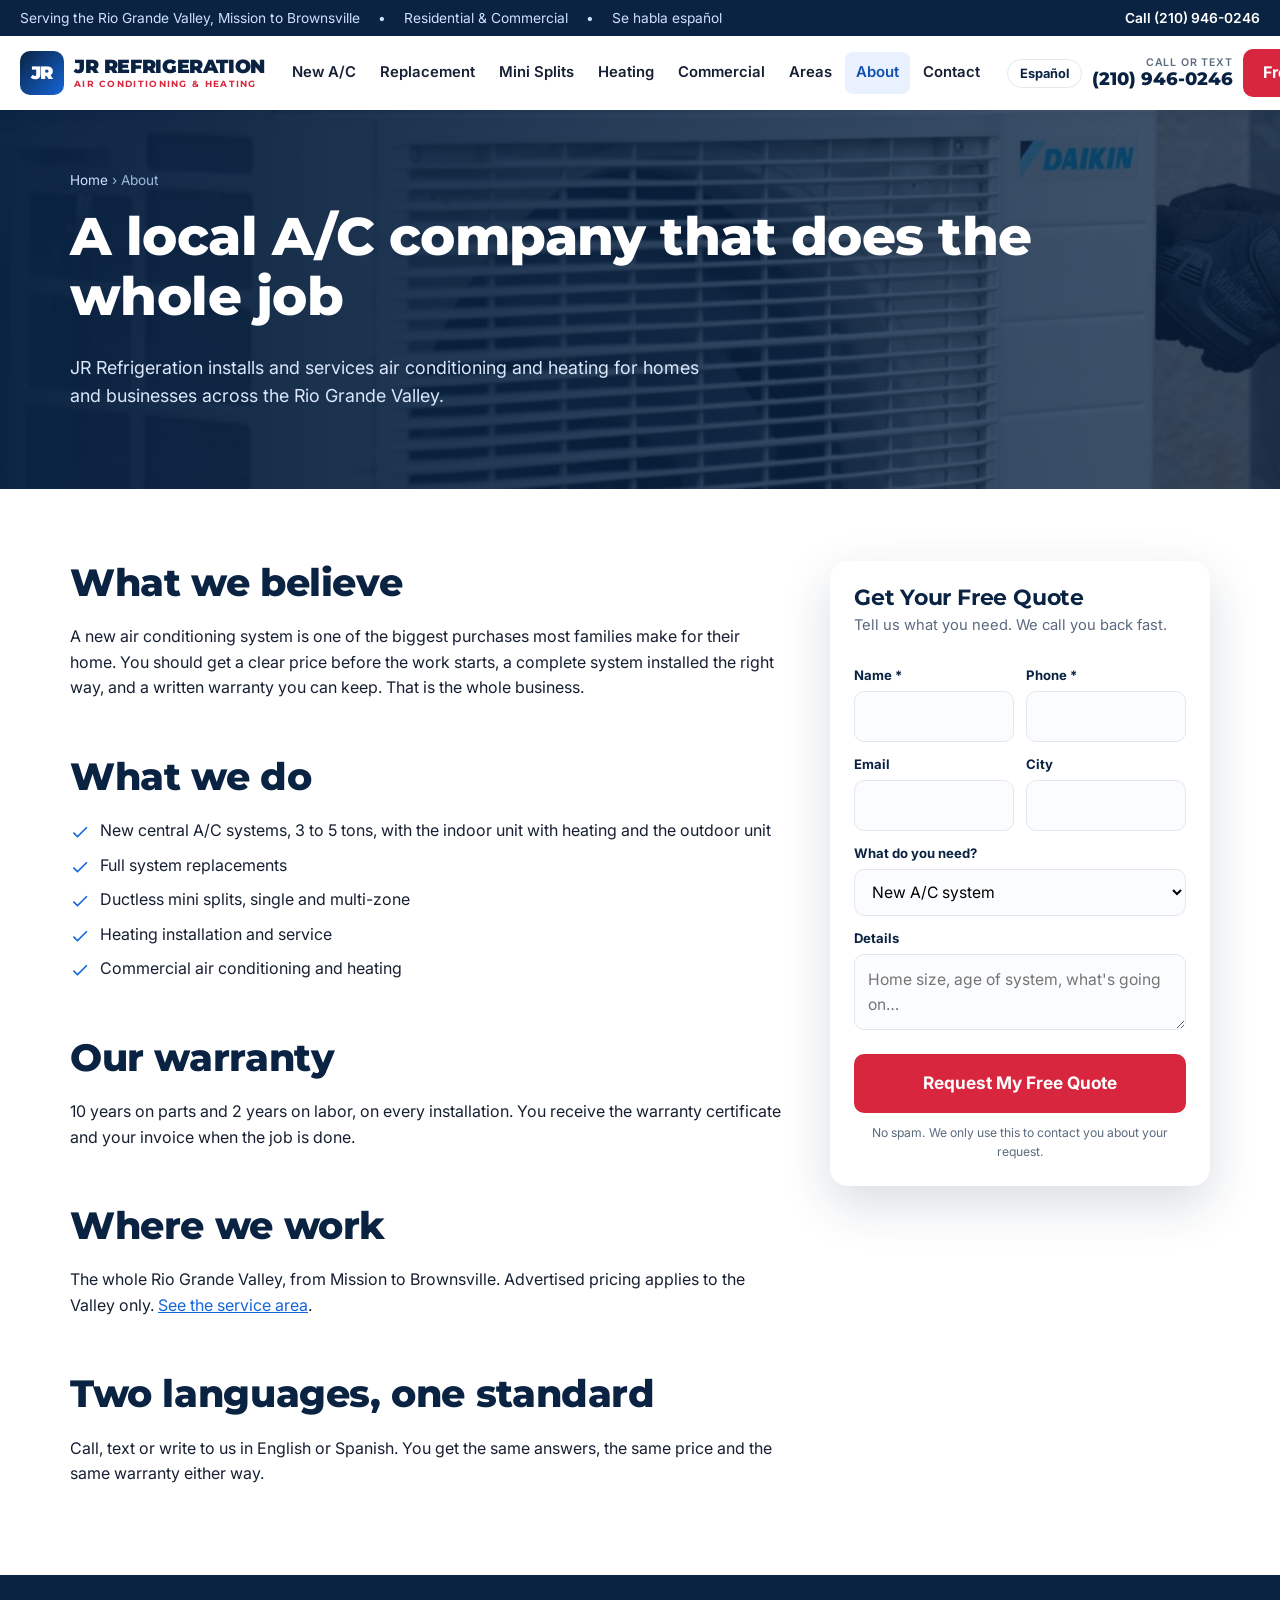
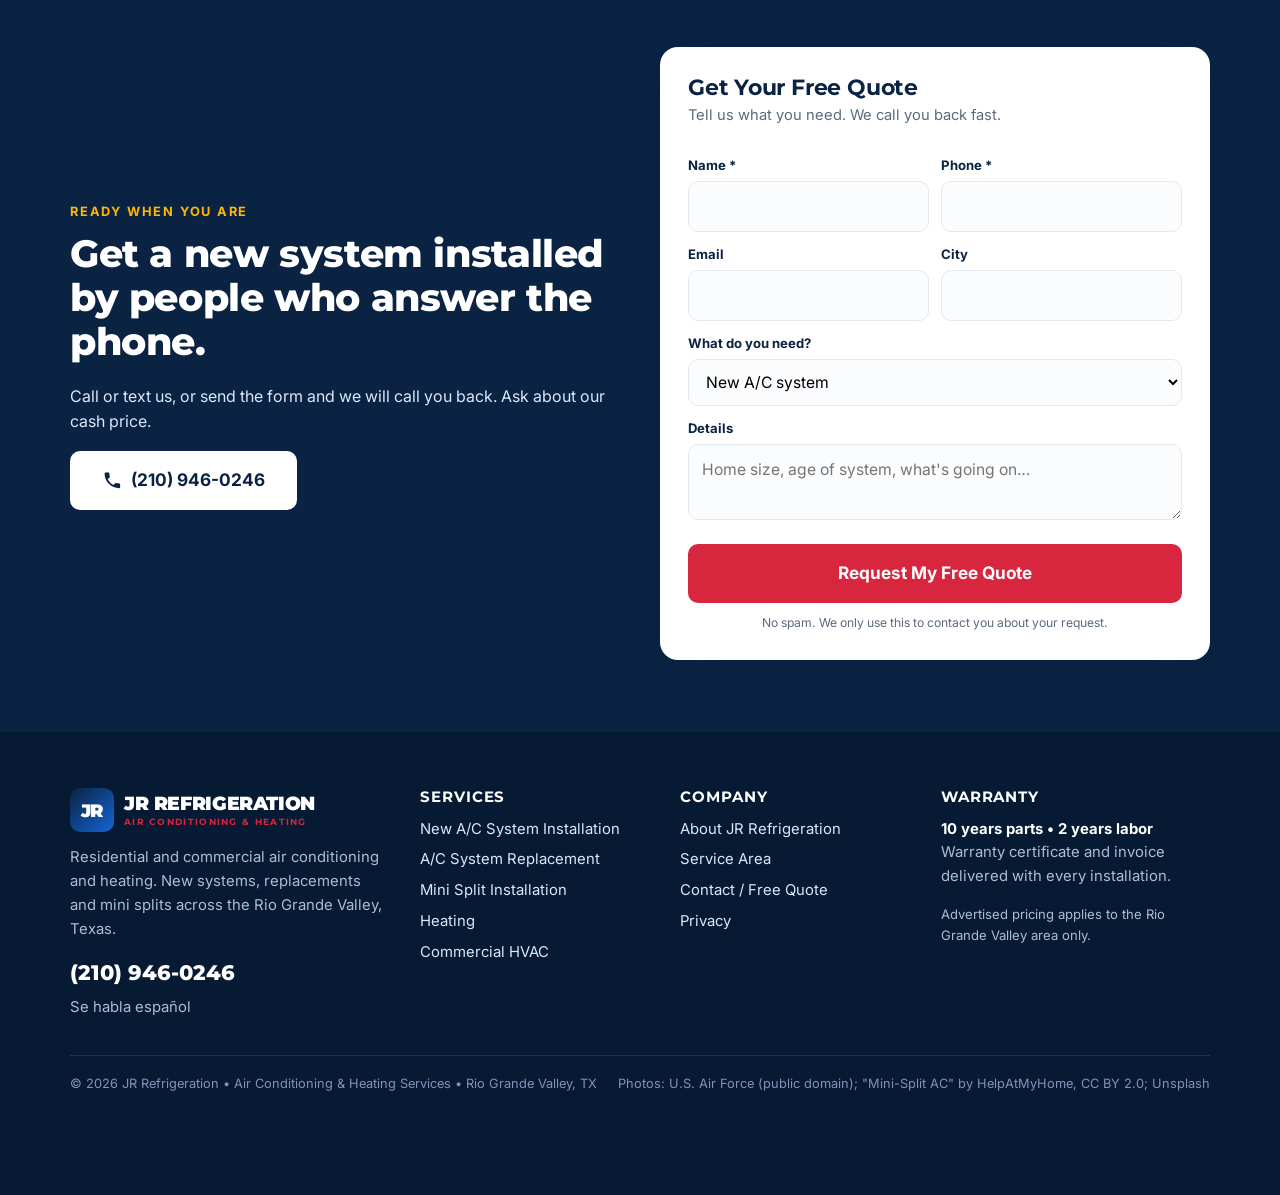
<file: about/index.html>
<!DOCTYPE html>
<html lang="en"><head><meta charset="utf-8"><meta name="viewport" content="width=device-width,initial-scale=1">
<title>About JR Refrigeration | A/C &amp; Heating, Rio Grande Valley TX</title><meta name="description" content="JR Refrigeration is a bilingual air conditioning and heating company serving the Rio Grande Valley with new systems, replacements and mini splits, backed by a 10-year parts / 2-year labor warranty.">
<link rel="canonical" href="https://jrrefrigerationac.com/about/">
<meta name="theme-color" content="#0a2342">
<meta property="og:site_name" content="JR Refrigeration">
<meta property="og:type" content="website">
<meta property="og:url" content="https://jrrefrigerationac.com/about/">
<meta property="og:title" content="About JR Refrigeration | A/C &amp; Heating, Rio Grande Valley TX">
<meta property="og:description" content="JR Refrigeration is a bilingual air conditioning and heating company serving the Rio Grande Valley with new systems, replacements and mini splits, backed by a 10-year parts / 2-year labor warranty.">
<meta property="og:image" content="https://jrrefrigerationac.com/images/og-share.jpg">
<meta property="og:image:secure_url" content="https://jrrefrigerationac.com/images/og-share.jpg">
<meta property="og:image:type" content="image/jpeg">
<meta property="og:image:width" content="1200">
<meta property="og:image:height" content="630">
<meta property="og:image:alt" content="JR Refrigeration - Air Conditioning &amp; Heating - Rio Grande Valley, TX - Call (210) 946-0246">
<meta property="og:locale" content="en_US">
<meta property="og:locale:alternate" content="es_US">
<meta name="twitter:card" content="summary_large_image">
<meta name="twitter:title" content="About JR Refrigeration | A/C &amp; Heating, Rio Grande Valley TX">
<meta name="twitter:description" content="JR Refrigeration is a bilingual air conditioning and heating company serving the Rio Grande Valley with new systems, replacements and mini splits, backed by a 10-year parts / 2-year labor warranty.">
<meta name="twitter:image" content="https://jrrefrigerationac.com/images/og-share.jpg">
<link rel="icon" href="/favicon.svg" type="image/svg+xml">
<link rel="apple-touch-icon" href="/apple-touch-icon.png">
<link rel="preconnect" href="https://fonts.googleapis.com"><link rel="preconnect" href="https://fonts.gstatic.com" crossorigin>
<link href="https://fonts.googleapis.com/css2?family=Inter:wght@400;600;700&family=Montserrat:wght@700;800;900&display=swap" rel="stylesheet">
<link rel="stylesheet" href="/css/style.css?v=9e2f576e"><script type="application/ld+json">{"@context":"https://schema.org","@type":"HVACBusiness","name":"JR Refrigeration","alternateName":"JR Refrigeration Air Conditioning & Heating Services","url":"https://jrrefrigerationac.com/","telephone":"+12109460246","image":"https://jrrefrigerationac.com/images/og-share.jpg","logo":"https://jrrefrigerationac.com/images/icon-512.png","priceRange":"$$","areaServed":[{"@type":"City","name":"Mission, TX"},{"@type":"City","name":"McAllen, TX"},{"@type":"City","name":"Edinburg, TX"},{"@type":"City","name":"Pharr, TX"},{"@type":"City","name":"San Juan, TX"},{"@type":"City","name":"Alamo, TX"},{"@type":"City","name":"Donna, TX"},{"@type":"City","name":"Weslaco, TX"},{"@type":"City","name":"Mercedes, TX"},{"@type":"City","name":"La Feria, TX"},{"@type":"City","name":"Harlingen, TX"},{"@type":"City","name":"San Benito, TX"},{"@type":"City","name":"Los Fresnos, TX"},{"@type":"City","name":"Brownsville, TX"},{"@type":"City","name":"Rio Grande City, TX"}],"address":{"@type":"PostalAddress","addressRegion":"TX","addressCountry":"US"},"knowsLanguage":["en","es"],"makesOffer":[{"@type":"Offer","itemOffered":{"@type":"Service","name":"New A/C System Installation","url":"https://jrrefrigerationac.com/services/ac-installation/"}},{"@type":"Offer","itemOffered":{"@type":"Service","name":"A/C System Replacement","url":"https://jrrefrigerationac.com/services/ac-replacement/"}},{"@type":"Offer","itemOffered":{"@type":"Service","name":"Mini Split Installation","url":"https://jrrefrigerationac.com/services/mini-splits/"}},{"@type":"Offer","itemOffered":{"@type":"Service","name":"Heating","url":"https://jrrefrigerationac.com/services/heating/"}},{"@type":"Offer","itemOffered":{"@type":"Service","name":"Commercial HVAC","url":"https://jrrefrigerationac.com/services/commercial/"}}]}</script>
</head><body>
<div class="topbar"><div class="wrap"><div class="left"><span><span data-es="Sirviendo al Valle del Río Grande, de Mission a Brownsville">Serving the Rio Grande Valley, Mission to Brownsville</span></span><span class="sec">&bull;</span><span class="sec"><span data-es="Residencial y Comercial">Residential &amp; Commercial</span></span><span class="sec">&bull;</span><span class="sec">Se habla español</span></div><a href="tel:+12109460246"><span data-es="Llame">Call</span> (210) 946-0246</a></div></div>
<header class="site"><div class="wrap">
  <a class="logo" href="/" aria-label="JR Refrigeration home"><span class="mark">JR</span><span class="name">JR REFRIGERATION<small>AIR CONDITIONING &amp; HEATING</small></span></a>
  <nav class="main" aria-label="Main"><a href="/services/ac-installation/"><span data-es="A/C Nuevo">New A/C</span></a><a href="/services/ac-replacement/"><span data-es="Reemplazo">Replacement</span></a><a href="/services/mini-splits/"><span data-es="Mini Splits">Mini Splits</span></a><a href="/services/heating/"><span data-es="Calefacción">Heating</span></a><a href="/services/commercial/"><span data-es="Comercial">Commercial</span></a><a href="/service-area/"><span data-es="Áreas">Areas</span></a><a href="/about/" class="active"><span data-es="Nosotros">About</span></a><a href="/contact/"><span data-es="Contacto">Contact</span></a></nav>
  <div class="hdr-cta"><button class="lang" type="button" aria-label="Cambiar idioma">Español</button><a class="hdr-phone" href="tel:+12109460246"><small><span data-es="Llame o mande texto">Call or text</span></small><b>(210) 946-0246</b></a><a class="btn btn-red" href="/contact/"><span data-es="Cotización Gratis">Free Quote</span></a><button class="burger" type="button" aria-label="Menu"><svg class="ico" viewBox="0 0 24 24"><path d="M3 6h18v2H3zm0 5h18v2H3zm0 5h18v2H3z"/></svg></button></div>
</div></header>
<main>
<div class="phero"><div class="bg" style="background-image:url(/images/ac-install.jpg)"></div><div class="shade"></div><div class="wrap">
 <div class="crumbs"><a href="/"><span data-es="Inicio">Home</span></a> &rsaquo; <span data-es="Nosotros">About</span></div>
 <h1><span data-es="Una compañía local de A/C que hace el trabajo completo">A local A/C company that does the whole job</span></h1>
 <p class="lead"><span data-es="JR Refrigeration instala y da servicio a aire acondicionado y calefacción para casas y negocios en todo el Valle del Río Grande.">JR Refrigeration installs and services air conditioning and heating for homes and businesses across the Rio Grande Valley.</span></p></div></div>
<section><div class="wrap content">
 <div class="main">
  <h2><span data-es="En qué creemos">What we believe</span></h2>
  <p><span data-es="Un sistema nuevo de aire acondicionado es una de las compras más grandes que una familia hace para su casa. Debe recibir un precio claro antes de empezar, un sistema completo instalado de la manera correcta y una garantía por escrito que pueda guardar. Ese es todo el negocio.">A new air conditioning system is one of the biggest purchases most families make for their home. You should get a clear price before the work starts, a complete system installed the right way, and a written warranty you can keep. That is the whole business.</span></p>
  <h2><span data-es="Qué hacemos">What we do</span></h2>
  <ul class="ticks">
   <li><svg class="ico" viewBox="0 0 24 24"><path d="M9 16.2 4.8 12l-1.4 1.4L9 19 21 7l-1.4-1.4z"/></svg><span><span data-es="Sistemas centrales nuevos de 3 a 5 toneladas, con máquina de adentro con calefacción y máquina de afuera">New central A/C systems, 3 to 5 tons, with the indoor unit with heating and the outdoor unit</span></span></li>
   <li><svg class="ico" viewBox="0 0 24 24"><path d="M9 16.2 4.8 12l-1.4 1.4L9 19 21 7l-1.4-1.4z"/></svg><span><span data-es="Reemplazos de sistema completo">Full system replacements</span></span></li>
   <li><svg class="ico" viewBox="0 0 24 24"><path d="M9 16.2 4.8 12l-1.4 1.4L9 19 21 7l-1.4-1.4z"/></svg><span><span data-es="Mini splits sin ductos, de una y varias zonas">Ductless mini splits, single and multi-zone</span></span></li>
   <li><svg class="ico" viewBox="0 0 24 24"><path d="M9 16.2 4.8 12l-1.4 1.4L9 19 21 7l-1.4-1.4z"/></svg><span><span data-es="Instalación y servicio de calefacción">Heating installation and service</span></span></li>
   <li><svg class="ico" viewBox="0 0 24 24"><path d="M9 16.2 4.8 12l-1.4 1.4L9 19 21 7l-1.4-1.4z"/></svg><span><span data-es="Aire acondicionado y calefacción comercial">Commercial air conditioning and heating</span></span></li>
  </ul>
  <h2><span data-es="Nuestra garantía">Our warranty</span></h2>
  <p><span data-es="10 años en partes y 2 años en mano de obra, en cada instalación. Recibe el certificado de garantía y su factura al terminar el trabajo.">10 years on parts and 2 years on labor, on every installation. You receive the warranty certificate and your invoice when the job is done.</span></p>
  <h2><span data-es="Dónde trabajamos">Where we work</span></h2>
  <p><span data-es="Todo el Valle del Río Grande, de Mission a Brownsville. Los precios anunciados son solo para el Valle.">The whole Rio Grande Valley, from Mission to Brownsville. Advertised pricing applies to the Valley only.</span> <a href="/service-area/"><span data-es="Ver el área de servicio">See the service area</span></a>.</p>
  <h2><span data-es="Dos idiomas, un mismo estándar">Two languages, one standard</span></h2>
  <p><span data-es="Llame, mande texto o escriba en inglés o español. Recibe las mismas respuestas, el mismo precio y la misma garantía de cualquier forma.">Call, text or write to us in English or Spanish. You get the same answers, the same price and the same warranty either way.</span></p>
 </div>
 <aside class="side"><div class="form-card">
  <h3><span data-es="Pida su Cotización Gratis">Get Your Free Quote</span></h3><p class="sub"><span data-es="Díganos qué necesita. Le llamamos rápido.">Tell us what you need. We call you back fast.</span></p>
  <form data-lead action="https://formsubmit.co/gr3742780@gmail.com" method="POST">
    <input type="hidden" name="_subject" value="New quote request - jrrefrigerationac.com">
    <input type="hidden" name="_captcha" value="false"><input type="hidden" name="_template" value="table">
    <input type="hidden" name="_next" value="https://jrrefrigerationac.com/thank-you/">
    <input type="text" name="_honey" class="hp" tabindex="-1" autocomplete="off">
    <div class="row"><div><label><span data-es="Nombre">Name</span> *</label><input type="text" name="name" required autocomplete="name"></div>
    <div><label><span data-es="Teléfono">Phone</span> *</label><input type="tel" name="phone" required autocomplete="tel"></div></div>
    <div class="row"><div><label>Email</label><input type="email" name="email" autocomplete="email"></div>
    <div><label><span data-es="Ciudad">City</span></label><input type="text" name="city" autocomplete="address-level2"></div></div>
    <label><span data-es="¿Qué necesita?">What do you need?</span></label><select name="service"><option><span data-es="Sistema nuevo de A/C">New A/C system</span></option><option><span data-es="Reemplazo de sistema">System replacement</span></option><option><span data-es="Mini split">Mini split</span></option><option><span data-es="Calefacción">Heating</span></option><option><span data-es="Comercial">Commercial</span></option><option><span data-es="Otro">Other</span></option></select>
    <label><span data-es="Detalles">Details</span></label><textarea name="message" rows="2" data-es-ph="Tamaño de la casa, edad del sistema, qué está pasando…" placeholder="Home size, age of system, what's going on…"></textarea>
    <button type="submit" class="btn btn-red btn-lg"><span data-es="Pedir Cotización Gratis">Request My Free Quote</span></button>
    <p class="fine"><span data-es="Sin spam. Solo usamos esto para contactarle sobre su solicitud.">No spam. We only use this to contact you about your request.</span></p>
  </form></div></aside>
</div></section>
<section class="cta-final"><div class="wrap">
  <div><span class="eyebrow" style="color:var(--gold)"><span data-es="Listos cuando usted diga">Ready when you are</span></span><h2><span data-es="Instale un sistema nuevo con gente que sí contesta el teléfono.">Get a new system installed by people who answer the phone.</span></h2>
  <p><span data-es="Llame o mande texto, o envíe el formulario y le llamamos. Pregunte por nuestro precio de contado.">Call or text us, or send the form and we will call you back. Ask about our cash price.</span></p>
  <a class="btn btn-white btn-lg" href="tel:+12109460246"><svg class="ico" viewBox="0 0 24 24"><path d="M6.6 10.8a15.1 15.1 0 0 0 6.6 6.6l2.2-2.2a1 1 0 0 1 1-.25c1.1.37 2.3.57 3.6.57a1 1 0 0 1 1 1V20a1 1 0 0 1-1 1A17 17 0 0 1 3 4a1 1 0 0 1 1-1h3.5a1 1 0 0 1 1 1c0 1.25.2 2.45.57 3.57a1 1 0 0 1-.25 1L6.6 10.8z"/></svg> (210) 946-0246</a></div>
  <div class="form-card">
  <h3><span data-es="Pida su Cotización Gratis">Get Your Free Quote</span></h3><p class="sub"><span data-es="Díganos qué necesita. Le llamamos rápido.">Tell us what you need. We call you back fast.</span></p>
  <form data-lead action="https://formsubmit.co/gr3742780@gmail.com" method="POST">
    <input type="hidden" name="_subject" value="New quote request - jrrefrigerationac.com">
    <input type="hidden" name="_captcha" value="false"><input type="hidden" name="_template" value="table">
    <input type="hidden" name="_next" value="https://jrrefrigerationac.com/thank-you/">
    <input type="text" name="_honey" class="hp" tabindex="-1" autocomplete="off">
    <div class="row"><div><label><span data-es="Nombre">Name</span> *</label><input type="text" name="name" required autocomplete="name"></div>
    <div><label><span data-es="Teléfono">Phone</span> *</label><input type="tel" name="phone" required autocomplete="tel"></div></div>
    <div class="row"><div><label>Email</label><input type="email" name="email" autocomplete="email"></div>
    <div><label><span data-es="Ciudad">City</span></label><input type="text" name="city" autocomplete="address-level2"></div></div>
    <label><span data-es="¿Qué necesita?">What do you need?</span></label><select name="service"><option><span data-es="Sistema nuevo de A/C">New A/C system</span></option><option><span data-es="Reemplazo de sistema">System replacement</span></option><option><span data-es="Mini split">Mini split</span></option><option><span data-es="Calefacción">Heating</span></option><option><span data-es="Comercial">Commercial</span></option><option><span data-es="Otro">Other</span></option></select>
    <label><span data-es="Detalles">Details</span></label><textarea name="message" rows="2" data-es-ph="Tamaño de la casa, edad del sistema, qué está pasando…" placeholder="Home size, age of system, what's going on…"></textarea>
    <button type="submit" class="btn btn-red btn-lg"><span data-es="Pedir Cotización Gratis">Request My Free Quote</span></button>
    <p class="fine"><span data-es="Sin spam. Solo usamos esto para contactarle sobre su solicitud.">No spam. We only use this to contact you about your request.</span></p>
  </form></div>
</div></section></main>
<footer class="site"><div class="wrap">
<div class="cols">
 <div><a class="logo" href="/" style="color:#fff"><span class="mark">JR</span><span class="name" style="color:#fff">JR REFRIGERATION<small>AIR CONDITIONING &amp; HEATING</small></span></a>
  <p style="margin-top:14px"><span data-es="Aire acondicionado y calefacción residencial y comercial. Sistemas nuevos, reemplazos y mini splits en todo el Valle del Río Grande, Texas.">Residential and commercial air conditioning and heating. New systems, replacements and mini splits across the Rio Grande Valley, Texas.</span></p>
  <a class="phone" href="tel:+12109460246">(210) 946-0246</a><span>Se habla español</span></div>
 <div><h4><span data-es="Servicios">Services</span></h4><ul><li><a href="/services/ac-installation/"><span data-es="Instalación de Sistema Nuevo de A/C">New A/C System Installation</span></a></li><li><a href="/services/ac-replacement/"><span data-es="Reemplazo de Sistema de A/C">A/C System Replacement</span></a></li><li><a href="/services/mini-splits/"><span data-es="Instalación de Mini Splits">Mini Split Installation</span></a></li><li><a href="/services/heating/"><span data-es="Calefacción">Heating</span></a></li><li><a href="/services/commercial/"><span data-es="HVAC Comercial">Commercial HVAC</span></a></li></ul></div>
 <div><h4><span data-es="Empresa">Company</span></h4><ul><li><a href="/about/"><span data-es="Sobre JR Refrigeration">About JR Refrigeration</span></a></li><li><a href="/service-area/"><span data-es="Área de Servicio">Service Area</span></a></li><li><a href="/contact/"><span data-es="Contacto / Cotización">Contact / Free Quote</span></a></li><li><a href="/privacy/"><span data-es="Privacidad">Privacy</span></a></li></ul></div>
 <div><h4><span data-es="Garantía">Warranty</span></h4><p><b style="color:#fff"><span data-es="10 años partes &amp;bull; 2 años mano de obra">10 years parts &bull; 2 years labor</span></b><br><span data-es="Certificado de garantía y factura entregados con cada instalación.">Warranty certificate and invoice delivered with every installation.</span></p><p style="font-size:.82rem"><span data-es="Los precios anunciados son solo para el área del Valle del Río Grande.">Advertised pricing applies to the Rio Grande Valley area only.</span></p></div>
</div>
<div class="bottom"><span>&copy; 2026 JR Refrigeration &bull; Air Conditioning &amp; Heating Services &bull; Rio Grande Valley, TX</span><span>Photos: U.S. Air Force (public domain); "Mini-Split AC" by HelpAtMyHome, CC BY 2.0; Unsplash</span></div>
</div></footer>
<div class="mbar"><a class="btn btn-blue" href="tel:+12109460246"><svg class="ico" viewBox="0 0 24 24"><path d="M6.6 10.8a15.1 15.1 0 0 0 6.6 6.6l2.2-2.2a1 1 0 0 1 1-.25c1.1.37 2.3.57 3.6.57a1 1 0 0 1 1 1V20a1 1 0 0 1-1 1A17 17 0 0 1 3 4a1 1 0 0 1 1-1h3.5a1 1 0 0 1 1 1c0 1.25.2 2.45.57 3.57a1 1 0 0 1-.25 1L6.6 10.8z"/></svg> <span data-es="Llamar">Call Now</span></a><a class="btn btn-red" href="/contact/"><span data-es="Cotización">Free Quote</span></a></div>
<script src="/js/main.js?v=9e2f576e" defer></script>
</body></html>
</file>
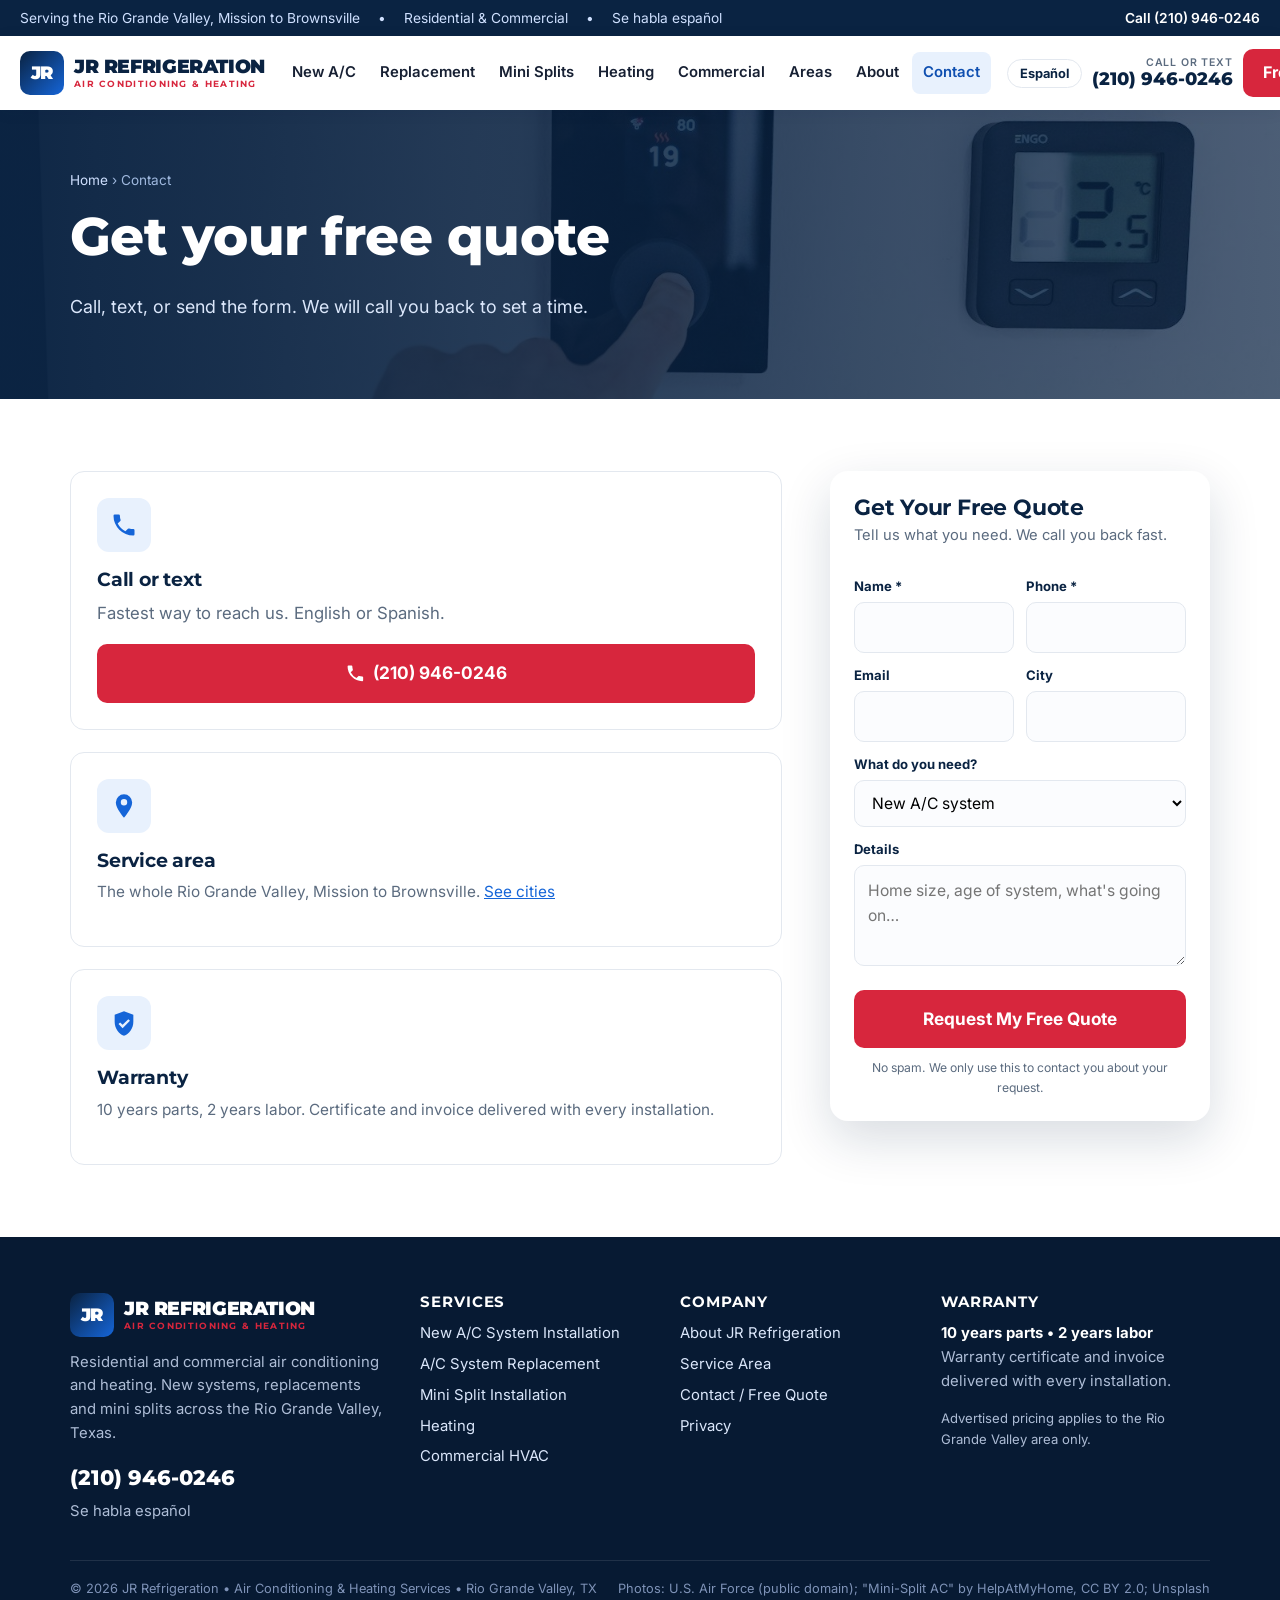
<file: contact/index.html>
<!DOCTYPE html>
<html lang="en"><head><meta charset="utf-8"><meta name="viewport" content="width=device-width,initial-scale=1">
<title>Contact JR Refrigeration | Free A/C Quote | (210) 946-0246</title><meta name="description" content="Call or text (210) 946-0246 or send the form for a free quote on a new A/C system, replacement, mini split or heating in the Rio Grande Valley. English and Spanish.">
<link rel="canonical" href="https://jrrefrigerationac.com/contact/">
<meta name="theme-color" content="#0a2342">
<meta property="og:site_name" content="JR Refrigeration">
<meta property="og:type" content="website">
<meta property="og:url" content="https://jrrefrigerationac.com/contact/">
<meta property="og:title" content="Contact JR Refrigeration | Free A/C Quote | (210) 946-0246">
<meta property="og:description" content="Call or text (210) 946-0246 or send the form for a free quote on a new A/C system, replacement, mini split or heating in the Rio Grande Valley. English and Spanish.">
<meta property="og:image" content="https://jrrefrigerationac.com/images/og-share.jpg">
<meta property="og:image:secure_url" content="https://jrrefrigerationac.com/images/og-share.jpg">
<meta property="og:image:type" content="image/jpeg">
<meta property="og:image:width" content="1200">
<meta property="og:image:height" content="630">
<meta property="og:image:alt" content="JR Refrigeration - Air Conditioning &amp; Heating - Rio Grande Valley, TX - Call (210) 946-0246">
<meta property="og:locale" content="en_US">
<meta property="og:locale:alternate" content="es_US">
<meta name="twitter:card" content="summary_large_image">
<meta name="twitter:title" content="Contact JR Refrigeration | Free A/C Quote | (210) 946-0246">
<meta name="twitter:description" content="Call or text (210) 946-0246 or send the form for a free quote on a new A/C system, replacement, mini split or heating in the Rio Grande Valley. English and Spanish.">
<meta name="twitter:image" content="https://jrrefrigerationac.com/images/og-share.jpg">
<link rel="icon" href="/favicon.svg" type="image/svg+xml">
<link rel="apple-touch-icon" href="/apple-touch-icon.png">
<link rel="preconnect" href="https://fonts.googleapis.com"><link rel="preconnect" href="https://fonts.gstatic.com" crossorigin>
<link href="https://fonts.googleapis.com/css2?family=Inter:wght@400;600;700&family=Montserrat:wght@700;800;900&display=swap" rel="stylesheet">
<link rel="stylesheet" href="/css/style.css?v=9e2f576e"><script type="application/ld+json">{"@context":"https://schema.org","@type":"HVACBusiness","name":"JR Refrigeration","alternateName":"JR Refrigeration Air Conditioning & Heating Services","url":"https://jrrefrigerationac.com/","telephone":"+12109460246","image":"https://jrrefrigerationac.com/images/og-share.jpg","logo":"https://jrrefrigerationac.com/images/icon-512.png","priceRange":"$$","areaServed":[{"@type":"City","name":"Mission, TX"},{"@type":"City","name":"McAllen, TX"},{"@type":"City","name":"Edinburg, TX"},{"@type":"City","name":"Pharr, TX"},{"@type":"City","name":"San Juan, TX"},{"@type":"City","name":"Alamo, TX"},{"@type":"City","name":"Donna, TX"},{"@type":"City","name":"Weslaco, TX"},{"@type":"City","name":"Mercedes, TX"},{"@type":"City","name":"La Feria, TX"},{"@type":"City","name":"Harlingen, TX"},{"@type":"City","name":"San Benito, TX"},{"@type":"City","name":"Los Fresnos, TX"},{"@type":"City","name":"Brownsville, TX"},{"@type":"City","name":"Rio Grande City, TX"}],"address":{"@type":"PostalAddress","addressRegion":"TX","addressCountry":"US"},"knowsLanguage":["en","es"],"makesOffer":[{"@type":"Offer","itemOffered":{"@type":"Service","name":"New A/C System Installation","url":"https://jrrefrigerationac.com/services/ac-installation/"}},{"@type":"Offer","itemOffered":{"@type":"Service","name":"A/C System Replacement","url":"https://jrrefrigerationac.com/services/ac-replacement/"}},{"@type":"Offer","itemOffered":{"@type":"Service","name":"Mini Split Installation","url":"https://jrrefrigerationac.com/services/mini-splits/"}},{"@type":"Offer","itemOffered":{"@type":"Service","name":"Heating","url":"https://jrrefrigerationac.com/services/heating/"}},{"@type":"Offer","itemOffered":{"@type":"Service","name":"Commercial HVAC","url":"https://jrrefrigerationac.com/services/commercial/"}}]}</script>
</head><body>
<div class="topbar"><div class="wrap"><div class="left"><span><span data-es="Sirviendo al Valle del Río Grande, de Mission a Brownsville">Serving the Rio Grande Valley, Mission to Brownsville</span></span><span class="sec">&bull;</span><span class="sec"><span data-es="Residencial y Comercial">Residential &amp; Commercial</span></span><span class="sec">&bull;</span><span class="sec">Se habla español</span></div><a href="tel:+12109460246"><span data-es="Llame">Call</span> (210) 946-0246</a></div></div>
<header class="site"><div class="wrap">
  <a class="logo" href="/" aria-label="JR Refrigeration home"><span class="mark">JR</span><span class="name">JR REFRIGERATION<small>AIR CONDITIONING &amp; HEATING</small></span></a>
  <nav class="main" aria-label="Main"><a href="/services/ac-installation/"><span data-es="A/C Nuevo">New A/C</span></a><a href="/services/ac-replacement/"><span data-es="Reemplazo">Replacement</span></a><a href="/services/mini-splits/"><span data-es="Mini Splits">Mini Splits</span></a><a href="/services/heating/"><span data-es="Calefacción">Heating</span></a><a href="/services/commercial/"><span data-es="Comercial">Commercial</span></a><a href="/service-area/"><span data-es="Áreas">Areas</span></a><a href="/about/"><span data-es="Nosotros">About</span></a><a href="/contact/" class="active"><span data-es="Contacto">Contact</span></a></nav>
  <div class="hdr-cta"><button class="lang" type="button" aria-label="Cambiar idioma">Español</button><a class="hdr-phone" href="tel:+12109460246"><small><span data-es="Llame o mande texto">Call or text</span></small><b>(210) 946-0246</b></a><a class="btn btn-red" href="/contact/"><span data-es="Cotización Gratis">Free Quote</span></a><button class="burger" type="button" aria-label="Menu"><svg class="ico" viewBox="0 0 24 24"><path d="M3 6h18v2H3zm0 5h18v2H3zm0 5h18v2H3z"/></svg></button></div>
</div></header>
<main>
<div class="phero"><div class="bg" style="background-image:url(/images/thermostat.jpg)"></div><div class="shade"></div><div class="wrap">
 <div class="crumbs"><a href="/"><span data-es="Inicio">Home</span></a> &rsaquo; <span data-es="Contacto">Contact</span></div>
 <h1><span data-es="Pida su cotización gratis">Get your free quote</span></h1>
 <p class="lead"><span data-es="Llame, mande texto o envíe el formulario. Le llamamos para agendar.">Call, text, or send the form. We will call you back to set a time.</span></p></div></div>
<section><div class="wrap content">
 <div class="main">
  <div class="card" style="margin-bottom:22px"><div class="icon"><svg class="ico" viewBox="0 0 24 24"><path d="M6.6 10.8a15.1 15.1 0 0 0 6.6 6.6l2.2-2.2a1 1 0 0 1 1-.25c1.1.37 2.3.57 3.6.57a1 1 0 0 1 1 1V20a1 1 0 0 1-1 1A17 17 0 0 1 3 4a1 1 0 0 1 1-1h3.5a1 1 0 0 1 1 1c0 1.25.2 2.45.57 3.57a1 1 0 0 1-.25 1L6.6 10.8z"/></svg></div><h3><span data-es="Llame o mande texto">Call or text</span></h3><p style="font-size:1.05rem"><span data-es="La forma más rápida de contactarnos. Inglés o español.">Fastest way to reach us. English or Spanish.</span></p><a class="btn btn-red btn-lg" href="tel:+12109460246"><svg class="ico" viewBox="0 0 24 24"><path d="M6.6 10.8a15.1 15.1 0 0 0 6.6 6.6l2.2-2.2a1 1 0 0 1 1-.25c1.1.37 2.3.57 3.6.57a1 1 0 0 1 1 1V20a1 1 0 0 1-1 1A17 17 0 0 1 3 4a1 1 0 0 1 1-1h3.5a1 1 0 0 1 1 1c0 1.25.2 2.45.57 3.57a1 1 0 0 1-.25 1L6.6 10.8z"/></svg> (210) 946-0246</a></div>
  <div class="card" style="margin-bottom:22px"><div class="icon"><svg class="ico" viewBox="0 0 24 24"><path d="M12 2a7 7 0 0 0-7 7c0 5.2 7 13 7 13s7-7.8 7-13a7 7 0 0 0-7-7zm0 9.5A2.5 2.5 0 1 1 12 6a2.5 2.5 0 0 1 0 5.5z"/></svg></div><h3><span data-es="Área de servicio">Service area</span></h3><p><span data-es="Todo el Valle del Río Grande, de Mission a Brownsville.">The whole Rio Grande Valley, Mission to Brownsville.</span> <a href="/service-area/"><span data-es="Ver ciudades">See cities</span></a></p></div>
  <div class="card"><div class="icon"><svg class="ico" viewBox="0 0 24 24"><path d="M12 2 4 5v6c0 5.5 3.4 10.7 8 12 4.6-1.3 8-6.5 8-12V5l-8-3zm-1.2 14.4-3.5-3.5 1.4-1.4 2.1 2.1 4.9-4.9 1.4 1.4-6.3 6.3z"/></svg></div><h3><span data-es="Garantía">Warranty</span></h3><p><span data-es="10 años partes, 2 años mano de obra. Certificado y factura entregados con cada instalación.">10 years parts, 2 years labor. Certificate and invoice delivered with every installation.</span></p></div>
 </div>
 <aside class="side"><div class="form-card">
  <h3><span data-es="Pida su Cotización Gratis">Get Your Free Quote</span></h3><p class="sub"><span data-es="Díganos qué necesita. Le llamamos rápido.">Tell us what you need. We call you back fast.</span></p>
  <form data-lead action="https://formsubmit.co/gr3742780@gmail.com" method="POST">
    <input type="hidden" name="_subject" value="New quote request - jrrefrigerationac.com">
    <input type="hidden" name="_captcha" value="false"><input type="hidden" name="_template" value="table">
    <input type="hidden" name="_next" value="https://jrrefrigerationac.com/thank-you/">
    <input type="text" name="_honey" class="hp" tabindex="-1" autocomplete="off">
    <div class="row"><div><label><span data-es="Nombre">Name</span> *</label><input type="text" name="name" required autocomplete="name"></div>
    <div><label><span data-es="Teléfono">Phone</span> *</label><input type="tel" name="phone" required autocomplete="tel"></div></div>
    <div class="row"><div><label>Email</label><input type="email" name="email" autocomplete="email"></div>
    <div><label><span data-es="Ciudad">City</span></label><input type="text" name="city" autocomplete="address-level2"></div></div>
    <label><span data-es="¿Qué necesita?">What do you need?</span></label><select name="service"><option><span data-es="Sistema nuevo de A/C">New A/C system</span></option><option><span data-es="Reemplazo de sistema">System replacement</span></option><option><span data-es="Mini split">Mini split</span></option><option><span data-es="Calefacción">Heating</span></option><option><span data-es="Comercial">Commercial</span></option><option><span data-es="Otro">Other</span></option></select>
    <label><span data-es="Detalles">Details</span></label><textarea name="message" rows="3" data-es-ph="Tamaño de la casa, edad del sistema, qué está pasando…" placeholder="Home size, age of system, what's going on…"></textarea>
    <button type="submit" class="btn btn-red btn-lg"><span data-es="Pedir Cotización Gratis">Request My Free Quote</span></button>
    <p class="fine"><span data-es="Sin spam. Solo usamos esto para contactarle sobre su solicitud.">No spam. We only use this to contact you about your request.</span></p>
  </form></div></aside>
</div></section></main>
<footer class="site"><div class="wrap">
<div class="cols">
 <div><a class="logo" href="/" style="color:#fff"><span class="mark">JR</span><span class="name" style="color:#fff">JR REFRIGERATION<small>AIR CONDITIONING &amp; HEATING</small></span></a>
  <p style="margin-top:14px"><span data-es="Aire acondicionado y calefacción residencial y comercial. Sistemas nuevos, reemplazos y mini splits en todo el Valle del Río Grande, Texas.">Residential and commercial air conditioning and heating. New systems, replacements and mini splits across the Rio Grande Valley, Texas.</span></p>
  <a class="phone" href="tel:+12109460246">(210) 946-0246</a><span>Se habla español</span></div>
 <div><h4><span data-es="Servicios">Services</span></h4><ul><li><a href="/services/ac-installation/"><span data-es="Instalación de Sistema Nuevo de A/C">New A/C System Installation</span></a></li><li><a href="/services/ac-replacement/"><span data-es="Reemplazo de Sistema de A/C">A/C System Replacement</span></a></li><li><a href="/services/mini-splits/"><span data-es="Instalación de Mini Splits">Mini Split Installation</span></a></li><li><a href="/services/heating/"><span data-es="Calefacción">Heating</span></a></li><li><a href="/services/commercial/"><span data-es="HVAC Comercial">Commercial HVAC</span></a></li></ul></div>
 <div><h4><span data-es="Empresa">Company</span></h4><ul><li><a href="/about/"><span data-es="Sobre JR Refrigeration">About JR Refrigeration</span></a></li><li><a href="/service-area/"><span data-es="Área de Servicio">Service Area</span></a></li><li><a href="/contact/"><span data-es="Contacto / Cotización">Contact / Free Quote</span></a></li><li><a href="/privacy/"><span data-es="Privacidad">Privacy</span></a></li></ul></div>
 <div><h4><span data-es="Garantía">Warranty</span></h4><p><b style="color:#fff"><span data-es="10 años partes &amp;bull; 2 años mano de obra">10 years parts &bull; 2 years labor</span></b><br><span data-es="Certificado de garantía y factura entregados con cada instalación.">Warranty certificate and invoice delivered with every installation.</span></p><p style="font-size:.82rem"><span data-es="Los precios anunciados son solo para el área del Valle del Río Grande.">Advertised pricing applies to the Rio Grande Valley area only.</span></p></div>
</div>
<div class="bottom"><span>&copy; 2026 JR Refrigeration &bull; Air Conditioning &amp; Heating Services &bull; Rio Grande Valley, TX</span><span>Photos: U.S. Air Force (public domain); "Mini-Split AC" by HelpAtMyHome, CC BY 2.0; Unsplash</span></div>
</div></footer>
<div class="mbar"><a class="btn btn-blue" href="tel:+12109460246"><svg class="ico" viewBox="0 0 24 24"><path d="M6.6 10.8a15.1 15.1 0 0 0 6.6 6.6l2.2-2.2a1 1 0 0 1 1-.25c1.1.37 2.3.57 3.6.57a1 1 0 0 1 1 1V20a1 1 0 0 1-1 1A17 17 0 0 1 3 4a1 1 0 0 1 1-1h3.5a1 1 0 0 1 1 1c0 1.25.2 2.45.57 3.57a1 1 0 0 1-.25 1L6.6 10.8z"/></svg> <span data-es="Llamar">Call Now</span></a><a class="btn btn-red" href="/contact/"><span data-es="Cotización">Free Quote</span></a></div>
<script src="/js/main.js?v=9e2f576e" defer></script>
</body></html>
</file>
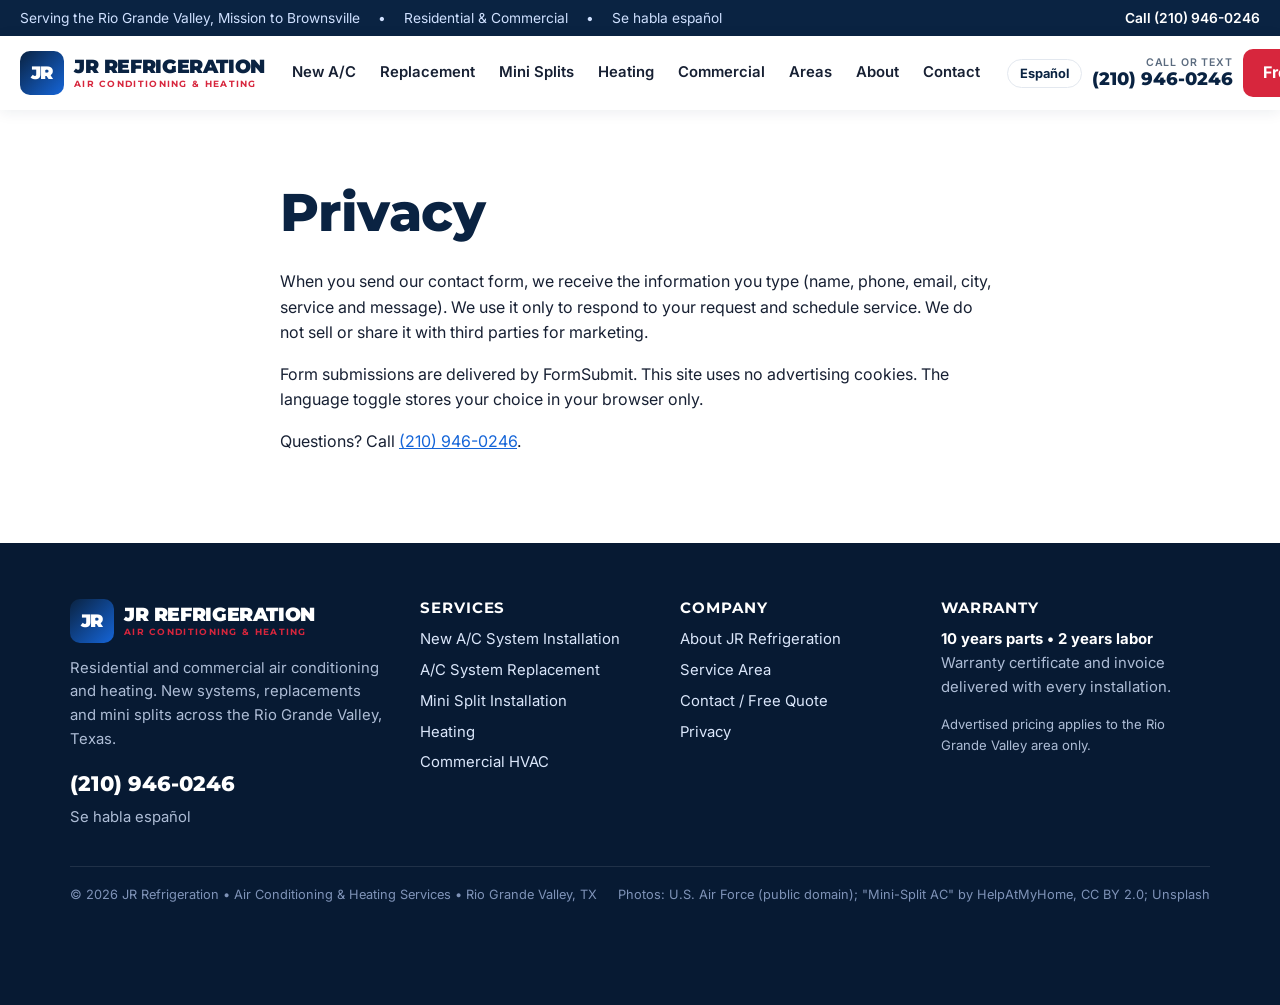
<file: privacy/index.html>
<!DOCTYPE html>
<html lang="en"><head><meta charset="utf-8"><meta name="viewport" content="width=device-width,initial-scale=1">
<title>Privacy | JR Refrigeration</title><meta name="description" content="How JR Refrigeration handles the information you send through this website.">
<link rel="canonical" href="https://jrrefrigerationac.com/privacy/">
<meta name="theme-color" content="#0a2342">
<meta property="og:site_name" content="JR Refrigeration">
<meta property="og:type" content="website">
<meta property="og:url" content="https://jrrefrigerationac.com/privacy/">
<meta property="og:title" content="Privacy | JR Refrigeration">
<meta property="og:description" content="How JR Refrigeration handles the information you send through this website.">
<meta property="og:image" content="https://jrrefrigerationac.com/images/og-share.jpg">
<meta property="og:image:secure_url" content="https://jrrefrigerationac.com/images/og-share.jpg">
<meta property="og:image:type" content="image/jpeg">
<meta property="og:image:width" content="1200">
<meta property="og:image:height" content="630">
<meta property="og:image:alt" content="JR Refrigeration - Air Conditioning &amp; Heating - Rio Grande Valley, TX - Call (210) 946-0246">
<meta property="og:locale" content="en_US">
<meta property="og:locale:alternate" content="es_US">
<meta name="twitter:card" content="summary_large_image">
<meta name="twitter:title" content="Privacy | JR Refrigeration">
<meta name="twitter:description" content="How JR Refrigeration handles the information you send through this website.">
<meta name="twitter:image" content="https://jrrefrigerationac.com/images/og-share.jpg">
<link rel="icon" href="/favicon.svg" type="image/svg+xml">
<link rel="apple-touch-icon" href="/apple-touch-icon.png">
<link rel="preconnect" href="https://fonts.googleapis.com"><link rel="preconnect" href="https://fonts.gstatic.com" crossorigin>
<link href="https://fonts.googleapis.com/css2?family=Inter:wght@400;600;700&family=Montserrat:wght@700;800;900&display=swap" rel="stylesheet">
<link rel="stylesheet" href="/css/style.css?v=9e2f576e">
</head><body>
<div class="topbar"><div class="wrap"><div class="left"><span><span data-es="Sirviendo al Valle del Río Grande, de Mission a Brownsville">Serving the Rio Grande Valley, Mission to Brownsville</span></span><span class="sec">&bull;</span><span class="sec"><span data-es="Residencial y Comercial">Residential &amp; Commercial</span></span><span class="sec">&bull;</span><span class="sec">Se habla español</span></div><a href="tel:+12109460246"><span data-es="Llame">Call</span> (210) 946-0246</a></div></div>
<header class="site"><div class="wrap">
  <a class="logo" href="/" aria-label="JR Refrigeration home"><span class="mark">JR</span><span class="name">JR REFRIGERATION<small>AIR CONDITIONING &amp; HEATING</small></span></a>
  <nav class="main" aria-label="Main"><a href="/services/ac-installation/"><span data-es="A/C Nuevo">New A/C</span></a><a href="/services/ac-replacement/"><span data-es="Reemplazo">Replacement</span></a><a href="/services/mini-splits/"><span data-es="Mini Splits">Mini Splits</span></a><a href="/services/heating/"><span data-es="Calefacción">Heating</span></a><a href="/services/commercial/"><span data-es="Comercial">Commercial</span></a><a href="/service-area/"><span data-es="Áreas">Areas</span></a><a href="/about/"><span data-es="Nosotros">About</span></a><a href="/contact/"><span data-es="Contacto">Contact</span></a></nav>
  <div class="hdr-cta"><button class="lang" type="button" aria-label="Cambiar idioma">Español</button><a class="hdr-phone" href="tel:+12109460246"><small><span data-es="Llame o mande texto">Call or text</span></small><b>(210) 946-0246</b></a><a class="btn btn-red" href="/contact/"><span data-es="Cotización Gratis">Free Quote</span></a><button class="burger" type="button" aria-label="Menu"><svg class="ico" viewBox="0 0 24 24"><path d="M3 6h18v2H3zm0 5h18v2H3zm0 5h18v2H3z"/></svg></button></div>
</div></header>
<main><section><div class="wrap" style="max-width:760px">
 <h1><span data-es="Privacidad">Privacy</span></h1>
 <p><span data-es="Cuando envía nuestro formulario, recibimos la información que escribe (nombre, teléfono, email, ciudad, servicio y mensaje). La usamos solo para responder a su solicitud y agendar servicio. No la vendemos ni la compartimos con terceros para publicidad.">When you send our contact form, we receive the information you type (name, phone, email, city, service and message). We use it only to respond to your request and schedule service. We do not sell or share it with third parties for marketing.</span></p>
 <p><span data-es="Los formularios se entregan a través de FormSubmit. Este sitio no usa cookies de publicidad. El selector de idioma guarda su preferencia solo en su navegador.">Form submissions are delivered by FormSubmit. This site uses no advertising cookies. The language toggle stores your choice in your browser only.</span></p>
 <p><span data-es="¿Preguntas? Llame al">Questions? Call</span> <a href="tel:+12109460246">(210) 946-0246</a>.</p>
</div></section></main>
<footer class="site"><div class="wrap">
<div class="cols">
 <div><a class="logo" href="/" style="color:#fff"><span class="mark">JR</span><span class="name" style="color:#fff">JR REFRIGERATION<small>AIR CONDITIONING &amp; HEATING</small></span></a>
  <p style="margin-top:14px"><span data-es="Aire acondicionado y calefacción residencial y comercial. Sistemas nuevos, reemplazos y mini splits en todo el Valle del Río Grande, Texas.">Residential and commercial air conditioning and heating. New systems, replacements and mini splits across the Rio Grande Valley, Texas.</span></p>
  <a class="phone" href="tel:+12109460246">(210) 946-0246</a><span>Se habla español</span></div>
 <div><h4><span data-es="Servicios">Services</span></h4><ul><li><a href="/services/ac-installation/"><span data-es="Instalación de Sistema Nuevo de A/C">New A/C System Installation</span></a></li><li><a href="/services/ac-replacement/"><span data-es="Reemplazo de Sistema de A/C">A/C System Replacement</span></a></li><li><a href="/services/mini-splits/"><span data-es="Instalación de Mini Splits">Mini Split Installation</span></a></li><li><a href="/services/heating/"><span data-es="Calefacción">Heating</span></a></li><li><a href="/services/commercial/"><span data-es="HVAC Comercial">Commercial HVAC</span></a></li></ul></div>
 <div><h4><span data-es="Empresa">Company</span></h4><ul><li><a href="/about/"><span data-es="Sobre JR Refrigeration">About JR Refrigeration</span></a></li><li><a href="/service-area/"><span data-es="Área de Servicio">Service Area</span></a></li><li><a href="/contact/"><span data-es="Contacto / Cotización">Contact / Free Quote</span></a></li><li><a href="/privacy/"><span data-es="Privacidad">Privacy</span></a></li></ul></div>
 <div><h4><span data-es="Garantía">Warranty</span></h4><p><b style="color:#fff"><span data-es="10 años partes &amp;bull; 2 años mano de obra">10 years parts &bull; 2 years labor</span></b><br><span data-es="Certificado de garantía y factura entregados con cada instalación.">Warranty certificate and invoice delivered with every installation.</span></p><p style="font-size:.82rem"><span data-es="Los precios anunciados son solo para el área del Valle del Río Grande.">Advertised pricing applies to the Rio Grande Valley area only.</span></p></div>
</div>
<div class="bottom"><span>&copy; 2026 JR Refrigeration &bull; Air Conditioning &amp; Heating Services &bull; Rio Grande Valley, TX</span><span>Photos: U.S. Air Force (public domain); "Mini-Split AC" by HelpAtMyHome, CC BY 2.0; Unsplash</span></div>
</div></footer>
<div class="mbar"><a class="btn btn-blue" href="tel:+12109460246"><svg class="ico" viewBox="0 0 24 24"><path d="M6.6 10.8a15.1 15.1 0 0 0 6.6 6.6l2.2-2.2a1 1 0 0 1 1-.25c1.1.37 2.3.57 3.6.57a1 1 0 0 1 1 1V20a1 1 0 0 1-1 1A17 17 0 0 1 3 4a1 1 0 0 1 1-1h3.5a1 1 0 0 1 1 1c0 1.25.2 2.45.57 3.57a1 1 0 0 1-.25 1L6.6 10.8z"/></svg> <span data-es="Llamar">Call Now</span></a><a class="btn btn-red" href="/contact/"><span data-es="Cotización">Free Quote</span></a></div>
<script src="/js/main.js?v=9e2f576e" defer></script>
</body></html>
</file>
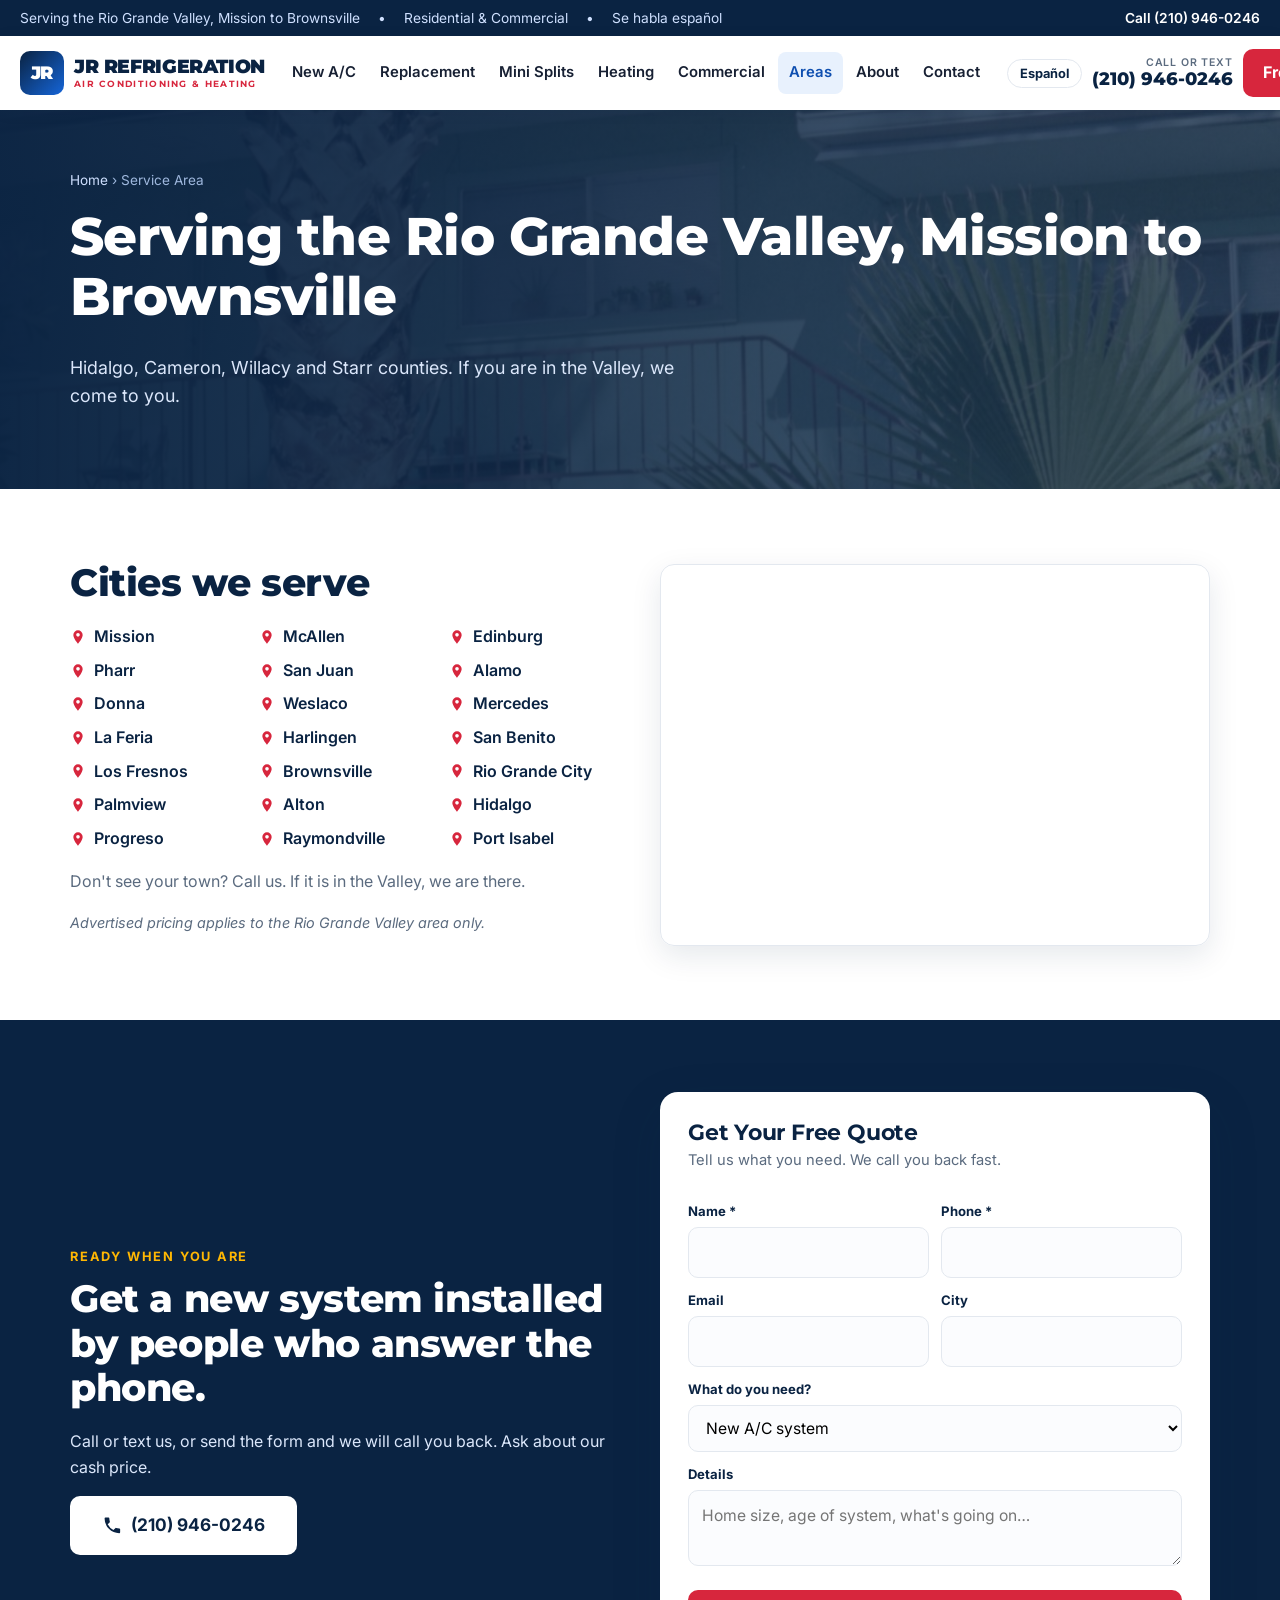
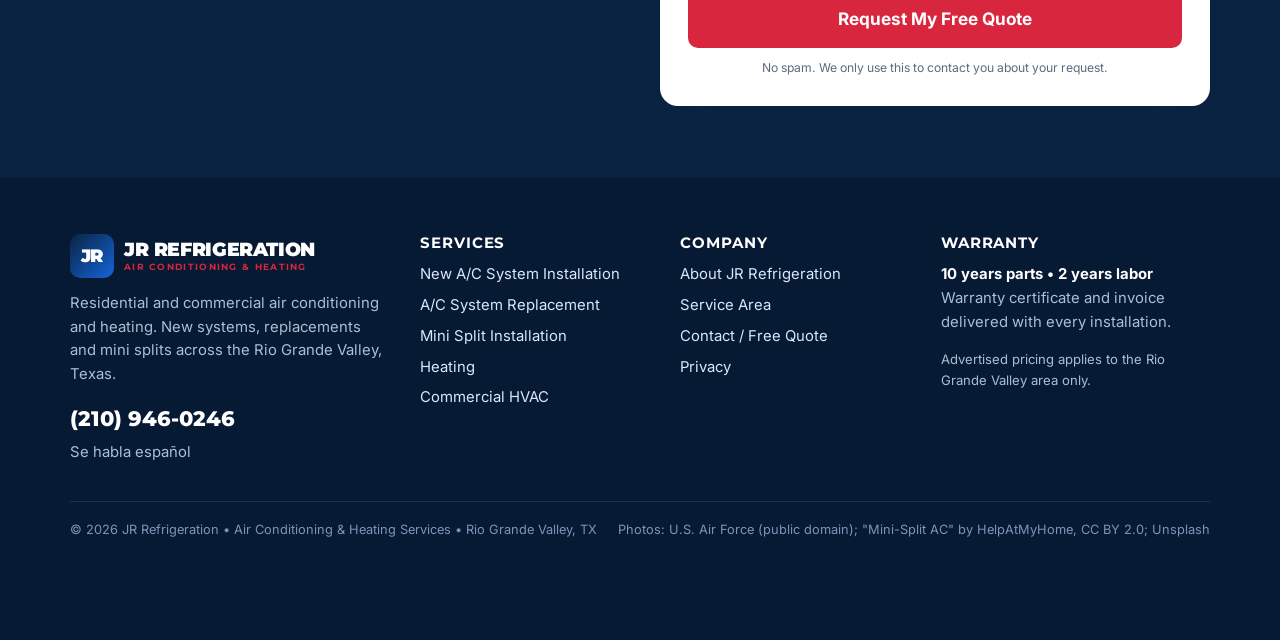
<file: service-area/index.html>
<!DOCTYPE html>
<html lang="en"><head><meta charset="utf-8"><meta name="viewport" content="width=device-width,initial-scale=1">
<title>Service Area | JR Refrigeration | Mission to Brownsville, TX</title><meta name="description" content="JR Refrigeration installs A/C systems, mini splits and heating across the Rio Grande Valley: Mission, McAllen, Edinburg, Pharr, Weslaco, Harlingen, Brownsville and more.">
<link rel="canonical" href="https://jrrefrigerationac.com/service-area/">
<meta name="theme-color" content="#0a2342">
<meta property="og:site_name" content="JR Refrigeration">
<meta property="og:type" content="website">
<meta property="og:url" content="https://jrrefrigerationac.com/service-area/">
<meta property="og:title" content="Service Area | JR Refrigeration | Mission to Brownsville, TX">
<meta property="og:description" content="JR Refrigeration installs A/C systems, mini splits and heating across the Rio Grande Valley: Mission, McAllen, Edinburg, Pharr, Weslaco, Harlingen, Brownsville and more.">
<meta property="og:image" content="https://jrrefrigerationac.com/images/og-share.jpg">
<meta property="og:image:secure_url" content="https://jrrefrigerationac.com/images/og-share.jpg">
<meta property="og:image:type" content="image/jpeg">
<meta property="og:image:width" content="1200">
<meta property="og:image:height" content="630">
<meta property="og:image:alt" content="JR Refrigeration - Air Conditioning &amp; Heating - Rio Grande Valley, TX - Call (210) 946-0246">
<meta property="og:locale" content="en_US">
<meta property="og:locale:alternate" content="es_US">
<meta name="twitter:card" content="summary_large_image">
<meta name="twitter:title" content="Service Area | JR Refrigeration | Mission to Brownsville, TX">
<meta name="twitter:description" content="JR Refrigeration installs A/C systems, mini splits and heating across the Rio Grande Valley: Mission, McAllen, Edinburg, Pharr, Weslaco, Harlingen, Brownsville and more.">
<meta name="twitter:image" content="https://jrrefrigerationac.com/images/og-share.jpg">
<link rel="icon" href="/favicon.svg" type="image/svg+xml">
<link rel="apple-touch-icon" href="/apple-touch-icon.png">
<link rel="preconnect" href="https://fonts.googleapis.com"><link rel="preconnect" href="https://fonts.gstatic.com" crossorigin>
<link href="https://fonts.googleapis.com/css2?family=Inter:wght@400;600;700&family=Montserrat:wght@700;800;900&display=swap" rel="stylesheet">
<link rel="stylesheet" href="/css/style.css?v=9e2f576e"><script type="application/ld+json">{"@context":"https://schema.org","@type":"HVACBusiness","name":"JR Refrigeration","alternateName":"JR Refrigeration Air Conditioning & Heating Services","url":"https://jrrefrigerationac.com/","telephone":"+12109460246","image":"https://jrrefrigerationac.com/images/og-share.jpg","logo":"https://jrrefrigerationac.com/images/icon-512.png","priceRange":"$$","areaServed":[{"@type":"City","name":"Mission, TX"},{"@type":"City","name":"McAllen, TX"},{"@type":"City","name":"Edinburg, TX"},{"@type":"City","name":"Pharr, TX"},{"@type":"City","name":"San Juan, TX"},{"@type":"City","name":"Alamo, TX"},{"@type":"City","name":"Donna, TX"},{"@type":"City","name":"Weslaco, TX"},{"@type":"City","name":"Mercedes, TX"},{"@type":"City","name":"La Feria, TX"},{"@type":"City","name":"Harlingen, TX"},{"@type":"City","name":"San Benito, TX"},{"@type":"City","name":"Los Fresnos, TX"},{"@type":"City","name":"Brownsville, TX"},{"@type":"City","name":"Rio Grande City, TX"}],"address":{"@type":"PostalAddress","addressRegion":"TX","addressCountry":"US"},"knowsLanguage":["en","es"],"makesOffer":[{"@type":"Offer","itemOffered":{"@type":"Service","name":"New A/C System Installation","url":"https://jrrefrigerationac.com/services/ac-installation/"}},{"@type":"Offer","itemOffered":{"@type":"Service","name":"A/C System Replacement","url":"https://jrrefrigerationac.com/services/ac-replacement/"}},{"@type":"Offer","itemOffered":{"@type":"Service","name":"Mini Split Installation","url":"https://jrrefrigerationac.com/services/mini-splits/"}},{"@type":"Offer","itemOffered":{"@type":"Service","name":"Heating","url":"https://jrrefrigerationac.com/services/heating/"}},{"@type":"Offer","itemOffered":{"@type":"Service","name":"Commercial HVAC","url":"https://jrrefrigerationac.com/services/commercial/"}}]}</script>
</head><body>
<div class="topbar"><div class="wrap"><div class="left"><span><span data-es="Sirviendo al Valle del Río Grande, de Mission a Brownsville">Serving the Rio Grande Valley, Mission to Brownsville</span></span><span class="sec">&bull;</span><span class="sec"><span data-es="Residencial y Comercial">Residential &amp; Commercial</span></span><span class="sec">&bull;</span><span class="sec">Se habla español</span></div><a href="tel:+12109460246"><span data-es="Llame">Call</span> (210) 946-0246</a></div></div>
<header class="site"><div class="wrap">
  <a class="logo" href="/" aria-label="JR Refrigeration home"><span class="mark">JR</span><span class="name">JR REFRIGERATION<small>AIR CONDITIONING &amp; HEATING</small></span></a>
  <nav class="main" aria-label="Main"><a href="/services/ac-installation/"><span data-es="A/C Nuevo">New A/C</span></a><a href="/services/ac-replacement/"><span data-es="Reemplazo">Replacement</span></a><a href="/services/mini-splits/"><span data-es="Mini Splits">Mini Splits</span></a><a href="/services/heating/"><span data-es="Calefacción">Heating</span></a><a href="/services/commercial/"><span data-es="Comercial">Commercial</span></a><a href="/service-area/" class="active"><span data-es="Áreas">Areas</span></a><a href="/about/"><span data-es="Nosotros">About</span></a><a href="/contact/"><span data-es="Contacto">Contact</span></a></nav>
  <div class="hdr-cta"><button class="lang" type="button" aria-label="Cambiar idioma">Español</button><a class="hdr-phone" href="tel:+12109460246"><small><span data-es="Llame o mande texto">Call or text</span></small><b>(210) 946-0246</b></a><a class="btn btn-red" href="/contact/"><span data-es="Cotización Gratis">Free Quote</span></a><button class="burger" type="button" aria-label="Menu"><svg class="ico" viewBox="0 0 24 24"><path d="M3 6h18v2H3zm0 5h18v2H3zm0 5h18v2H3z"/></svg></button></div>
</div></header>
<main>
<div class="phero"><div class="bg" style="background-image:url(/images/valley.jpg)"></div><div class="shade"></div><div class="wrap">
 <div class="crumbs"><a href="/"><span data-es="Inicio">Home</span></a> &rsaquo; <span data-es="Área de Servicio">Service Area</span></div>
 <h1><span data-es="Sirviendo al Valle del Río Grande, de Mission a Brownsville">Serving the Rio Grande Valley, Mission to Brownsville</span></h1>
 <p class="lead"><span data-es="Condados de Hidalgo, Cameron, Willacy y Starr. Si está en el Valle, vamos a usted.">Hidalgo, Cameron, Willacy and Starr counties. If you are in the Valley, we come to you.</span></p></div></div>
<section><div class="wrap grid2">
 <div><h2><span data-es="Ciudades que atendemos">Cities we serve</span></h2><ul class="cities"><li><svg class="ico" viewBox="0 0 24 24"><path d="M12 2a7 7 0 0 0-7 7c0 5.2 7 13 7 13s7-7.8 7-13a7 7 0 0 0-7-7zm0 9.5A2.5 2.5 0 1 1 12 6a2.5 2.5 0 0 1 0 5.5z"/></svg>Mission</li><li><svg class="ico" viewBox="0 0 24 24"><path d="M12 2a7 7 0 0 0-7 7c0 5.2 7 13 7 13s7-7.8 7-13a7 7 0 0 0-7-7zm0 9.5A2.5 2.5 0 1 1 12 6a2.5 2.5 0 0 1 0 5.5z"/></svg>McAllen</li><li><svg class="ico" viewBox="0 0 24 24"><path d="M12 2a7 7 0 0 0-7 7c0 5.2 7 13 7 13s7-7.8 7-13a7 7 0 0 0-7-7zm0 9.5A2.5 2.5 0 1 1 12 6a2.5 2.5 0 0 1 0 5.5z"/></svg>Edinburg</li><li><svg class="ico" viewBox="0 0 24 24"><path d="M12 2a7 7 0 0 0-7 7c0 5.2 7 13 7 13s7-7.8 7-13a7 7 0 0 0-7-7zm0 9.5A2.5 2.5 0 1 1 12 6a2.5 2.5 0 0 1 0 5.5z"/></svg>Pharr</li><li><svg class="ico" viewBox="0 0 24 24"><path d="M12 2a7 7 0 0 0-7 7c0 5.2 7 13 7 13s7-7.8 7-13a7 7 0 0 0-7-7zm0 9.5A2.5 2.5 0 1 1 12 6a2.5 2.5 0 0 1 0 5.5z"/></svg>San Juan</li><li><svg class="ico" viewBox="0 0 24 24"><path d="M12 2a7 7 0 0 0-7 7c0 5.2 7 13 7 13s7-7.8 7-13a7 7 0 0 0-7-7zm0 9.5A2.5 2.5 0 1 1 12 6a2.5 2.5 0 0 1 0 5.5z"/></svg>Alamo</li><li><svg class="ico" viewBox="0 0 24 24"><path d="M12 2a7 7 0 0 0-7 7c0 5.2 7 13 7 13s7-7.8 7-13a7 7 0 0 0-7-7zm0 9.5A2.5 2.5 0 1 1 12 6a2.5 2.5 0 0 1 0 5.5z"/></svg>Donna</li><li><svg class="ico" viewBox="0 0 24 24"><path d="M12 2a7 7 0 0 0-7 7c0 5.2 7 13 7 13s7-7.8 7-13a7 7 0 0 0-7-7zm0 9.5A2.5 2.5 0 1 1 12 6a2.5 2.5 0 0 1 0 5.5z"/></svg>Weslaco</li><li><svg class="ico" viewBox="0 0 24 24"><path d="M12 2a7 7 0 0 0-7 7c0 5.2 7 13 7 13s7-7.8 7-13a7 7 0 0 0-7-7zm0 9.5A2.5 2.5 0 1 1 12 6a2.5 2.5 0 0 1 0 5.5z"/></svg>Mercedes</li><li><svg class="ico" viewBox="0 0 24 24"><path d="M12 2a7 7 0 0 0-7 7c0 5.2 7 13 7 13s7-7.8 7-13a7 7 0 0 0-7-7zm0 9.5A2.5 2.5 0 1 1 12 6a2.5 2.5 0 0 1 0 5.5z"/></svg>La Feria</li><li><svg class="ico" viewBox="0 0 24 24"><path d="M12 2a7 7 0 0 0-7 7c0 5.2 7 13 7 13s7-7.8 7-13a7 7 0 0 0-7-7zm0 9.5A2.5 2.5 0 1 1 12 6a2.5 2.5 0 0 1 0 5.5z"/></svg>Harlingen</li><li><svg class="ico" viewBox="0 0 24 24"><path d="M12 2a7 7 0 0 0-7 7c0 5.2 7 13 7 13s7-7.8 7-13a7 7 0 0 0-7-7zm0 9.5A2.5 2.5 0 1 1 12 6a2.5 2.5 0 0 1 0 5.5z"/></svg>San Benito</li><li><svg class="ico" viewBox="0 0 24 24"><path d="M12 2a7 7 0 0 0-7 7c0 5.2 7 13 7 13s7-7.8 7-13a7 7 0 0 0-7-7zm0 9.5A2.5 2.5 0 1 1 12 6a2.5 2.5 0 0 1 0 5.5z"/></svg>Los Fresnos</li><li><svg class="ico" viewBox="0 0 24 24"><path d="M12 2a7 7 0 0 0-7 7c0 5.2 7 13 7 13s7-7.8 7-13a7 7 0 0 0-7-7zm0 9.5A2.5 2.5 0 1 1 12 6a2.5 2.5 0 0 1 0 5.5z"/></svg>Brownsville</li><li><svg class="ico" viewBox="0 0 24 24"><path d="M12 2a7 7 0 0 0-7 7c0 5.2 7 13 7 13s7-7.8 7-13a7 7 0 0 0-7-7zm0 9.5A2.5 2.5 0 1 1 12 6a2.5 2.5 0 0 1 0 5.5z"/></svg>Rio Grande City</li><li><svg class="ico" viewBox="0 0 24 24"><path d="M12 2a7 7 0 0 0-7 7c0 5.2 7 13 7 13s7-7.8 7-13a7 7 0 0 0-7-7zm0 9.5A2.5 2.5 0 1 1 12 6a2.5 2.5 0 0 1 0 5.5z"/></svg>Palmview</li><li><svg class="ico" viewBox="0 0 24 24"><path d="M12 2a7 7 0 0 0-7 7c0 5.2 7 13 7 13s7-7.8 7-13a7 7 0 0 0-7-7zm0 9.5A2.5 2.5 0 1 1 12 6a2.5 2.5 0 0 1 0 5.5z"/></svg>Alton</li><li><svg class="ico" viewBox="0 0 24 24"><path d="M12 2a7 7 0 0 0-7 7c0 5.2 7 13 7 13s7-7.8 7-13a7 7 0 0 0-7-7zm0 9.5A2.5 2.5 0 1 1 12 6a2.5 2.5 0 0 1 0 5.5z"/></svg>Hidalgo</li><li><svg class="ico" viewBox="0 0 24 24"><path d="M12 2a7 7 0 0 0-7 7c0 5.2 7 13 7 13s7-7.8 7-13a7 7 0 0 0-7-7zm0 9.5A2.5 2.5 0 1 1 12 6a2.5 2.5 0 0 1 0 5.5z"/></svg>Progreso</li><li><svg class="ico" viewBox="0 0 24 24"><path d="M12 2a7 7 0 0 0-7 7c0 5.2 7 13 7 13s7-7.8 7-13a7 7 0 0 0-7-7zm0 9.5A2.5 2.5 0 1 1 12 6a2.5 2.5 0 0 1 0 5.5z"/></svg>Raymondville</li><li><svg class="ico" viewBox="0 0 24 24"><path d="M12 2a7 7 0 0 0-7 7c0 5.2 7 13 7 13s7-7.8 7-13a7 7 0 0 0-7-7zm0 9.5A2.5 2.5 0 1 1 12 6a2.5 2.5 0 0 1 0 5.5z"/></svg>Port Isabel</li></ul>
 <p style="margin-top:18px;color:var(--muted)"><span data-es="¿No ve su pueblo? Llámenos. Si está en el Valle, allá estamos.">Don't see your town? Call us. If it is in the Valley, we are there.</span></p>
 <p style="font-size:.9rem;color:var(--muted)"><i><span data-es="Los precios anunciados son solo para el área del Valle del Río Grande.">Advertised pricing applies to the Rio Grande Valley area only.</span></i></p></div>
 <div class="map"><iframe title="Rio Grande Valley service area map" src="https://www.google.com/maps?q=Rio+Grande+Valley,+Texas&z=9&output=embed" loading="lazy"></iframe></div>
</div></section>
<section class="cta-final"><div class="wrap">
  <div><span class="eyebrow" style="color:var(--gold)"><span data-es="Listos cuando usted diga">Ready when you are</span></span><h2><span data-es="Instale un sistema nuevo con gente que sí contesta el teléfono.">Get a new system installed by people who answer the phone.</span></h2>
  <p><span data-es="Llame o mande texto, o envíe el formulario y le llamamos. Pregunte por nuestro precio de contado.">Call or text us, or send the form and we will call you back. Ask about our cash price.</span></p>
  <a class="btn btn-white btn-lg" href="tel:+12109460246"><svg class="ico" viewBox="0 0 24 24"><path d="M6.6 10.8a15.1 15.1 0 0 0 6.6 6.6l2.2-2.2a1 1 0 0 1 1-.25c1.1.37 2.3.57 3.6.57a1 1 0 0 1 1 1V20a1 1 0 0 1-1 1A17 17 0 0 1 3 4a1 1 0 0 1 1-1h3.5a1 1 0 0 1 1 1c0 1.25.2 2.45.57 3.57a1 1 0 0 1-.25 1L6.6 10.8z"/></svg> (210) 946-0246</a></div>
  <div class="form-card">
  <h3><span data-es="Pida su Cotización Gratis">Get Your Free Quote</span></h3><p class="sub"><span data-es="Díganos qué necesita. Le llamamos rápido.">Tell us what you need. We call you back fast.</span></p>
  <form data-lead action="https://formsubmit.co/gr3742780@gmail.com" method="POST">
    <input type="hidden" name="_subject" value="New quote request - jrrefrigerationac.com">
    <input type="hidden" name="_captcha" value="false"><input type="hidden" name="_template" value="table">
    <input type="hidden" name="_next" value="https://jrrefrigerationac.com/thank-you/">
    <input type="text" name="_honey" class="hp" tabindex="-1" autocomplete="off">
    <div class="row"><div><label><span data-es="Nombre">Name</span> *</label><input type="text" name="name" required autocomplete="name"></div>
    <div><label><span data-es="Teléfono">Phone</span> *</label><input type="tel" name="phone" required autocomplete="tel"></div></div>
    <div class="row"><div><label>Email</label><input type="email" name="email" autocomplete="email"></div>
    <div><label><span data-es="Ciudad">City</span></label><input type="text" name="city" autocomplete="address-level2"></div></div>
    <label><span data-es="¿Qué necesita?">What do you need?</span></label><select name="service"><option><span data-es="Sistema nuevo de A/C">New A/C system</span></option><option><span data-es="Reemplazo de sistema">System replacement</span></option><option><span data-es="Mini split">Mini split</span></option><option><span data-es="Calefacción">Heating</span></option><option><span data-es="Comercial">Commercial</span></option><option><span data-es="Otro">Other</span></option></select>
    <label><span data-es="Detalles">Details</span></label><textarea name="message" rows="2" data-es-ph="Tamaño de la casa, edad del sistema, qué está pasando…" placeholder="Home size, age of system, what's going on…"></textarea>
    <button type="submit" class="btn btn-red btn-lg"><span data-es="Pedir Cotización Gratis">Request My Free Quote</span></button>
    <p class="fine"><span data-es="Sin spam. Solo usamos esto para contactarle sobre su solicitud.">No spam. We only use this to contact you about your request.</span></p>
  </form></div>
</div></section></main>
<footer class="site"><div class="wrap">
<div class="cols">
 <div><a class="logo" href="/" style="color:#fff"><span class="mark">JR</span><span class="name" style="color:#fff">JR REFRIGERATION<small>AIR CONDITIONING &amp; HEATING</small></span></a>
  <p style="margin-top:14px"><span data-es="Aire acondicionado y calefacción residencial y comercial. Sistemas nuevos, reemplazos y mini splits en todo el Valle del Río Grande, Texas.">Residential and commercial air conditioning and heating. New systems, replacements and mini splits across the Rio Grande Valley, Texas.</span></p>
  <a class="phone" href="tel:+12109460246">(210) 946-0246</a><span>Se habla español</span></div>
 <div><h4><span data-es="Servicios">Services</span></h4><ul><li><a href="/services/ac-installation/"><span data-es="Instalación de Sistema Nuevo de A/C">New A/C System Installation</span></a></li><li><a href="/services/ac-replacement/"><span data-es="Reemplazo de Sistema de A/C">A/C System Replacement</span></a></li><li><a href="/services/mini-splits/"><span data-es="Instalación de Mini Splits">Mini Split Installation</span></a></li><li><a href="/services/heating/"><span data-es="Calefacción">Heating</span></a></li><li><a href="/services/commercial/"><span data-es="HVAC Comercial">Commercial HVAC</span></a></li></ul></div>
 <div><h4><span data-es="Empresa">Company</span></h4><ul><li><a href="/about/"><span data-es="Sobre JR Refrigeration">About JR Refrigeration</span></a></li><li><a href="/service-area/"><span data-es="Área de Servicio">Service Area</span></a></li><li><a href="/contact/"><span data-es="Contacto / Cotización">Contact / Free Quote</span></a></li><li><a href="/privacy/"><span data-es="Privacidad">Privacy</span></a></li></ul></div>
 <div><h4><span data-es="Garantía">Warranty</span></h4><p><b style="color:#fff"><span data-es="10 años partes &amp;bull; 2 años mano de obra">10 years parts &bull; 2 years labor</span></b><br><span data-es="Certificado de garantía y factura entregados con cada instalación.">Warranty certificate and invoice delivered with every installation.</span></p><p style="font-size:.82rem"><span data-es="Los precios anunciados son solo para el área del Valle del Río Grande.">Advertised pricing applies to the Rio Grande Valley area only.</span></p></div>
</div>
<div class="bottom"><span>&copy; 2026 JR Refrigeration &bull; Air Conditioning &amp; Heating Services &bull; Rio Grande Valley, TX</span><span>Photos: U.S. Air Force (public domain); "Mini-Split AC" by HelpAtMyHome, CC BY 2.0; Unsplash</span></div>
</div></footer>
<div class="mbar"><a class="btn btn-blue" href="tel:+12109460246"><svg class="ico" viewBox="0 0 24 24"><path d="M6.6 10.8a15.1 15.1 0 0 0 6.6 6.6l2.2-2.2a1 1 0 0 1 1-.25c1.1.37 2.3.57 3.6.57a1 1 0 0 1 1 1V20a1 1 0 0 1-1 1A17 17 0 0 1 3 4a1 1 0 0 1 1-1h3.5a1 1 0 0 1 1 1c0 1.25.2 2.45.57 3.57a1 1 0 0 1-.25 1L6.6 10.8z"/></svg> <span data-es="Llamar">Call Now</span></a><a class="btn btn-red" href="/contact/"><span data-es="Cotización">Free Quote</span></a></div>
<script src="/js/main.js?v=9e2f576e" defer></script>
</body></html>
</file>
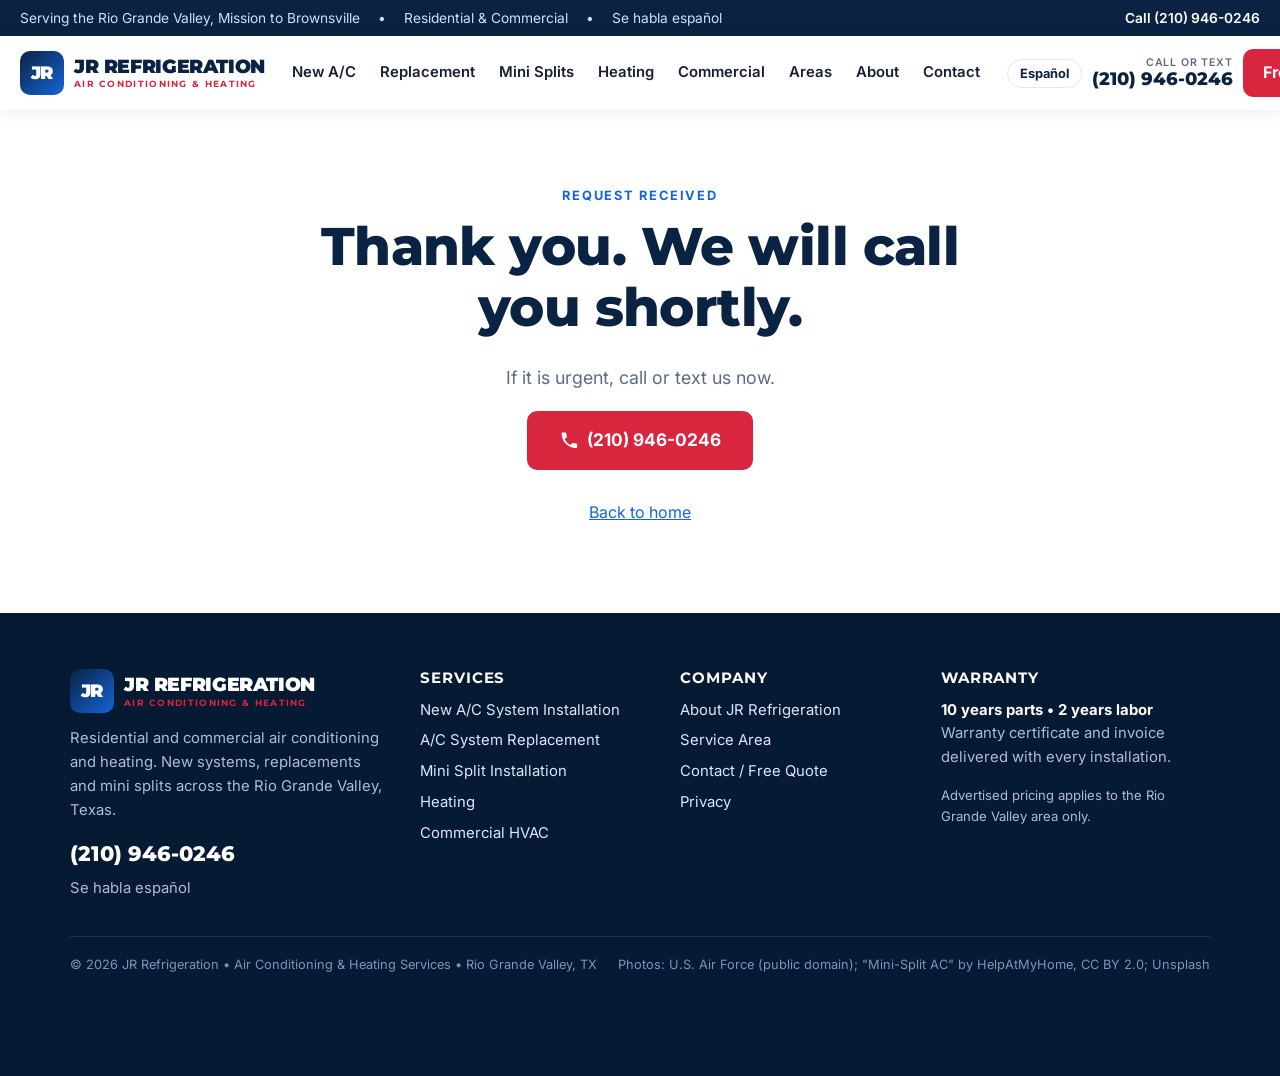
<file: thank-you/index.html>
<!DOCTYPE html>
<html lang="en"><head><meta charset="utf-8"><meta name="viewport" content="width=device-width,initial-scale=1">
<title>Thank You | JR Refrigeration</title><meta name="description" content="We received your request and will call you back shortly.">
<link rel="canonical" href="https://jrrefrigerationac.com/thank-you/">
<meta name="theme-color" content="#0a2342">
<meta property="og:site_name" content="JR Refrigeration">
<meta property="og:type" content="website">
<meta property="og:url" content="https://jrrefrigerationac.com/thank-you/">
<meta property="og:title" content="Thank You | JR Refrigeration">
<meta property="og:description" content="We received your request and will call you back shortly.">
<meta property="og:image" content="https://jrrefrigerationac.com/images/og-share.jpg">
<meta property="og:image:secure_url" content="https://jrrefrigerationac.com/images/og-share.jpg">
<meta property="og:image:type" content="image/jpeg">
<meta property="og:image:width" content="1200">
<meta property="og:image:height" content="630">
<meta property="og:image:alt" content="JR Refrigeration - Air Conditioning &amp; Heating - Rio Grande Valley, TX - Call (210) 946-0246">
<meta property="og:locale" content="en_US">
<meta property="og:locale:alternate" content="es_US">
<meta name="twitter:card" content="summary_large_image">
<meta name="twitter:title" content="Thank You | JR Refrigeration">
<meta name="twitter:description" content="We received your request and will call you back shortly.">
<meta name="twitter:image" content="https://jrrefrigerationac.com/images/og-share.jpg">
<link rel="icon" href="/favicon.svg" type="image/svg+xml">
<link rel="apple-touch-icon" href="/apple-touch-icon.png">
<link rel="preconnect" href="https://fonts.googleapis.com"><link rel="preconnect" href="https://fonts.gstatic.com" crossorigin>
<link href="https://fonts.googleapis.com/css2?family=Inter:wght@400;600;700&family=Montserrat:wght@700;800;900&display=swap" rel="stylesheet">
<link rel="stylesheet" href="/css/style.css?v=9e2f576e">
</head><body>
<div class="topbar"><div class="wrap"><div class="left"><span><span data-es="Sirviendo al Valle del Río Grande, de Mission a Brownsville">Serving the Rio Grande Valley, Mission to Brownsville</span></span><span class="sec">&bull;</span><span class="sec"><span data-es="Residencial y Comercial">Residential &amp; Commercial</span></span><span class="sec">&bull;</span><span class="sec">Se habla español</span></div><a href="tel:+12109460246"><span data-es="Llame">Call</span> (210) 946-0246</a></div></div>
<header class="site"><div class="wrap">
  <a class="logo" href="/" aria-label="JR Refrigeration home"><span class="mark">JR</span><span class="name">JR REFRIGERATION<small>AIR CONDITIONING &amp; HEATING</small></span></a>
  <nav class="main" aria-label="Main"><a href="/services/ac-installation/"><span data-es="A/C Nuevo">New A/C</span></a><a href="/services/ac-replacement/"><span data-es="Reemplazo">Replacement</span></a><a href="/services/mini-splits/"><span data-es="Mini Splits">Mini Splits</span></a><a href="/services/heating/"><span data-es="Calefacción">Heating</span></a><a href="/services/commercial/"><span data-es="Comercial">Commercial</span></a><a href="/service-area/"><span data-es="Áreas">Areas</span></a><a href="/about/"><span data-es="Nosotros">About</span></a><a href="/contact/"><span data-es="Contacto">Contact</span></a></nav>
  <div class="hdr-cta"><button class="lang" type="button" aria-label="Cambiar idioma">Español</button><a class="hdr-phone" href="tel:+12109460246"><small><span data-es="Llame o mande texto">Call or text</span></small><b>(210) 946-0246</b></a><a class="btn btn-red" href="/contact/"><span data-es="Cotización Gratis">Free Quote</span></a><button class="burger" type="button" aria-label="Menu"><svg class="ico" viewBox="0 0 24 24"><path d="M3 6h18v2H3zm0 5h18v2H3zm0 5h18v2H3z"/></svg></button></div>
</div></header>
<main><section style="min-height:50vh"><div class="wrap" style="max-width:720px;text-align:center">
 <span class="eyebrow"><span data-es="Solicitud recibida">Request received</span></span>
 <h1><span data-es="Gracias. Le llamamos en breve.">Thank you. We will call you shortly.</span></h1>
 <p class="lead"><span data-es="Si es urgente, llame o mande texto ahora.">If it is urgent, call or text us now.</span></p>
 <a class="btn btn-red btn-lg" href="tel:+12109460246"><svg class="ico" viewBox="0 0 24 24"><path d="M6.6 10.8a15.1 15.1 0 0 0 6.6 6.6l2.2-2.2a1 1 0 0 1 1-.25c1.1.37 2.3.57 3.6.57a1 1 0 0 1 1 1V20a1 1 0 0 1-1 1A17 17 0 0 1 3 4a1 1 0 0 1 1-1h3.5a1 1 0 0 1 1 1c0 1.25.2 2.45.57 3.57a1 1 0 0 1-.25 1L6.6 10.8z"/></svg> (210) 946-0246</a>
 <p style="margin-top:30px"><a href="/"><span data-es="Volver al inicio">Back to home</span></a></p>
</div></section></main>
<footer class="site"><div class="wrap">
<div class="cols">
 <div><a class="logo" href="/" style="color:#fff"><span class="mark">JR</span><span class="name" style="color:#fff">JR REFRIGERATION<small>AIR CONDITIONING &amp; HEATING</small></span></a>
  <p style="margin-top:14px"><span data-es="Aire acondicionado y calefacción residencial y comercial. Sistemas nuevos, reemplazos y mini splits en todo el Valle del Río Grande, Texas.">Residential and commercial air conditioning and heating. New systems, replacements and mini splits across the Rio Grande Valley, Texas.</span></p>
  <a class="phone" href="tel:+12109460246">(210) 946-0246</a><span>Se habla español</span></div>
 <div><h4><span data-es="Servicios">Services</span></h4><ul><li><a href="/services/ac-installation/"><span data-es="Instalación de Sistema Nuevo de A/C">New A/C System Installation</span></a></li><li><a href="/services/ac-replacement/"><span data-es="Reemplazo de Sistema de A/C">A/C System Replacement</span></a></li><li><a href="/services/mini-splits/"><span data-es="Instalación de Mini Splits">Mini Split Installation</span></a></li><li><a href="/services/heating/"><span data-es="Calefacción">Heating</span></a></li><li><a href="/services/commercial/"><span data-es="HVAC Comercial">Commercial HVAC</span></a></li></ul></div>
 <div><h4><span data-es="Empresa">Company</span></h4><ul><li><a href="/about/"><span data-es="Sobre JR Refrigeration">About JR Refrigeration</span></a></li><li><a href="/service-area/"><span data-es="Área de Servicio">Service Area</span></a></li><li><a href="/contact/"><span data-es="Contacto / Cotización">Contact / Free Quote</span></a></li><li><a href="/privacy/"><span data-es="Privacidad">Privacy</span></a></li></ul></div>
 <div><h4><span data-es="Garantía">Warranty</span></h4><p><b style="color:#fff"><span data-es="10 años partes &amp;bull; 2 años mano de obra">10 years parts &bull; 2 years labor</span></b><br><span data-es="Certificado de garantía y factura entregados con cada instalación.">Warranty certificate and invoice delivered with every installation.</span></p><p style="font-size:.82rem"><span data-es="Los precios anunciados son solo para el área del Valle del Río Grande.">Advertised pricing applies to the Rio Grande Valley area only.</span></p></div>
</div>
<div class="bottom"><span>&copy; 2026 JR Refrigeration &bull; Air Conditioning &amp; Heating Services &bull; Rio Grande Valley, TX</span><span>Photos: U.S. Air Force (public domain); "Mini-Split AC" by HelpAtMyHome, CC BY 2.0; Unsplash</span></div>
</div></footer>
<div class="mbar"><a class="btn btn-blue" href="tel:+12109460246"><svg class="ico" viewBox="0 0 24 24"><path d="M6.6 10.8a15.1 15.1 0 0 0 6.6 6.6l2.2-2.2a1 1 0 0 1 1-.25c1.1.37 2.3.57 3.6.57a1 1 0 0 1 1 1V20a1 1 0 0 1-1 1A17 17 0 0 1 3 4a1 1 0 0 1 1-1h3.5a1 1 0 0 1 1 1c0 1.25.2 2.45.57 3.57a1 1 0 0 1-.25 1L6.6 10.8z"/></svg> <span data-es="Llamar">Call Now</span></a><a class="btn btn-red" href="/contact/"><span data-es="Cotización">Free Quote</span></a></div>
<script src="/js/main.js?v=9e2f576e" defer></script>
</body></html>
</file>
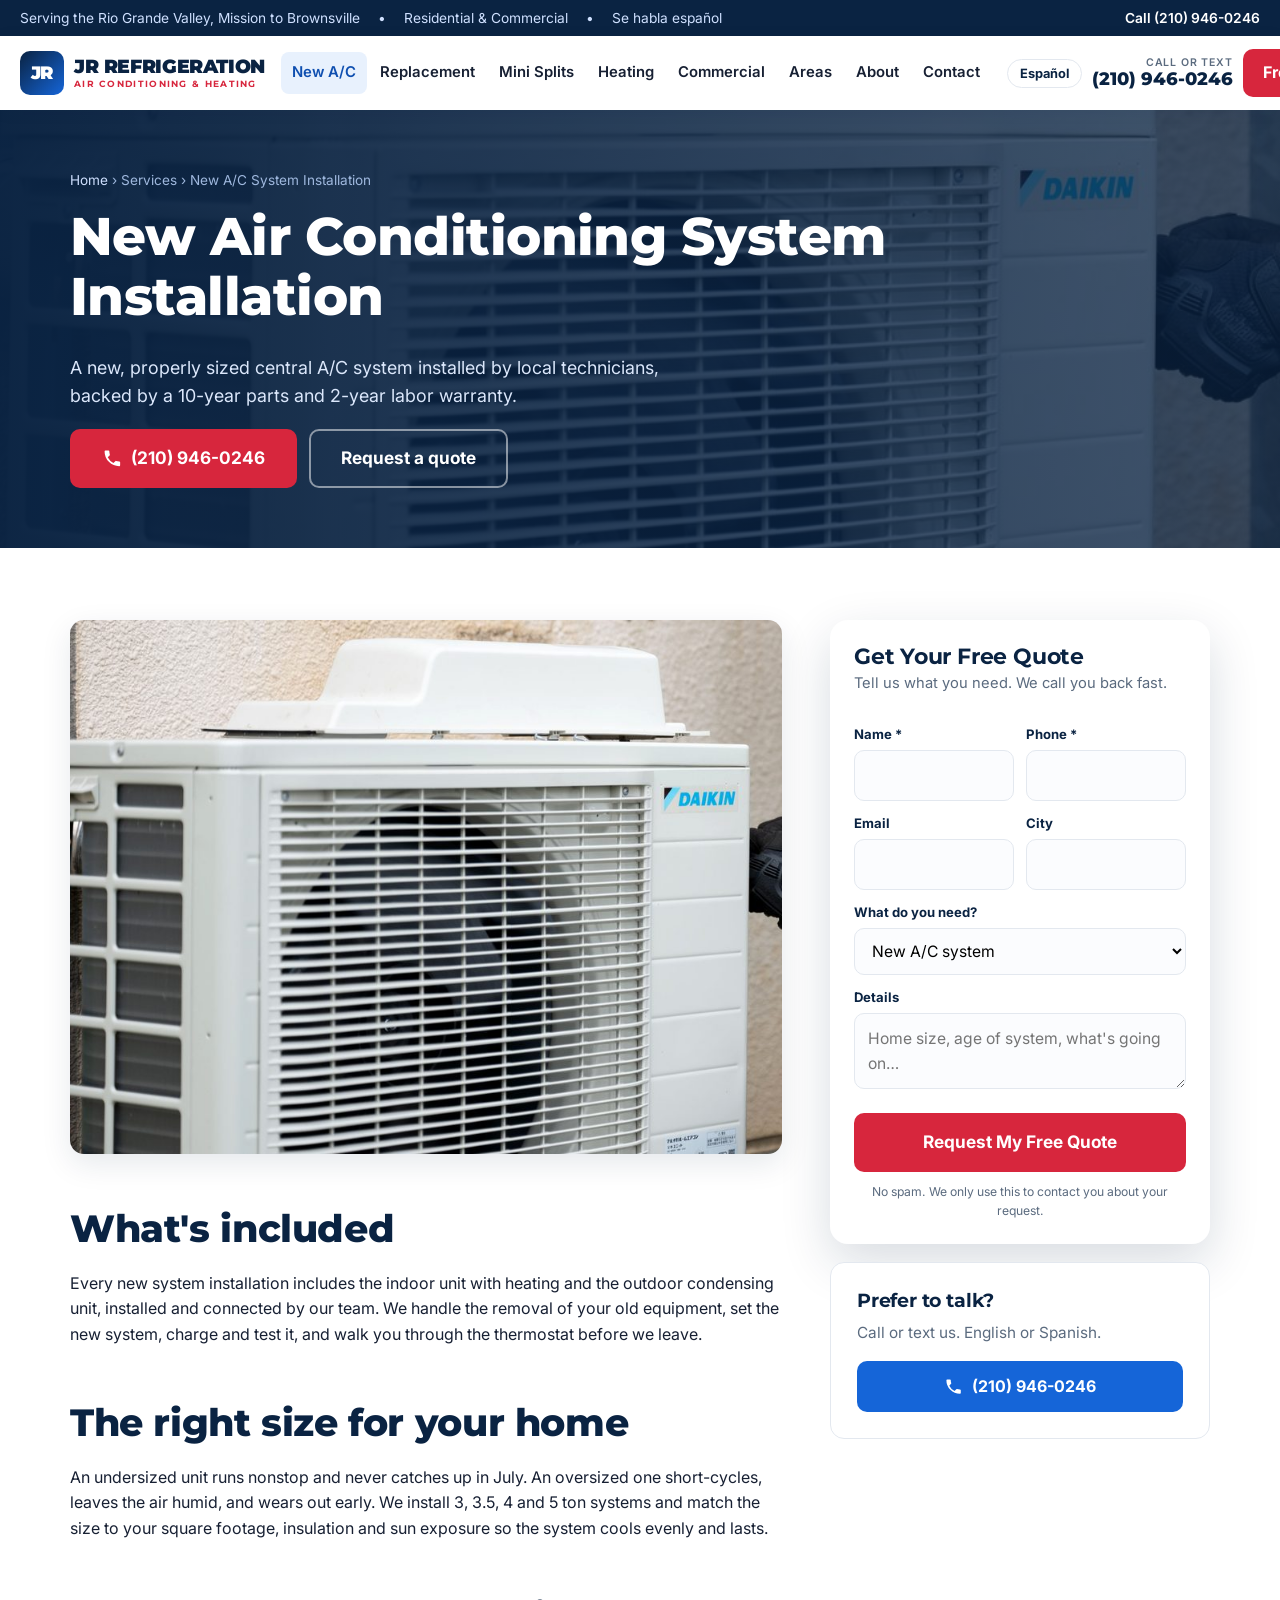
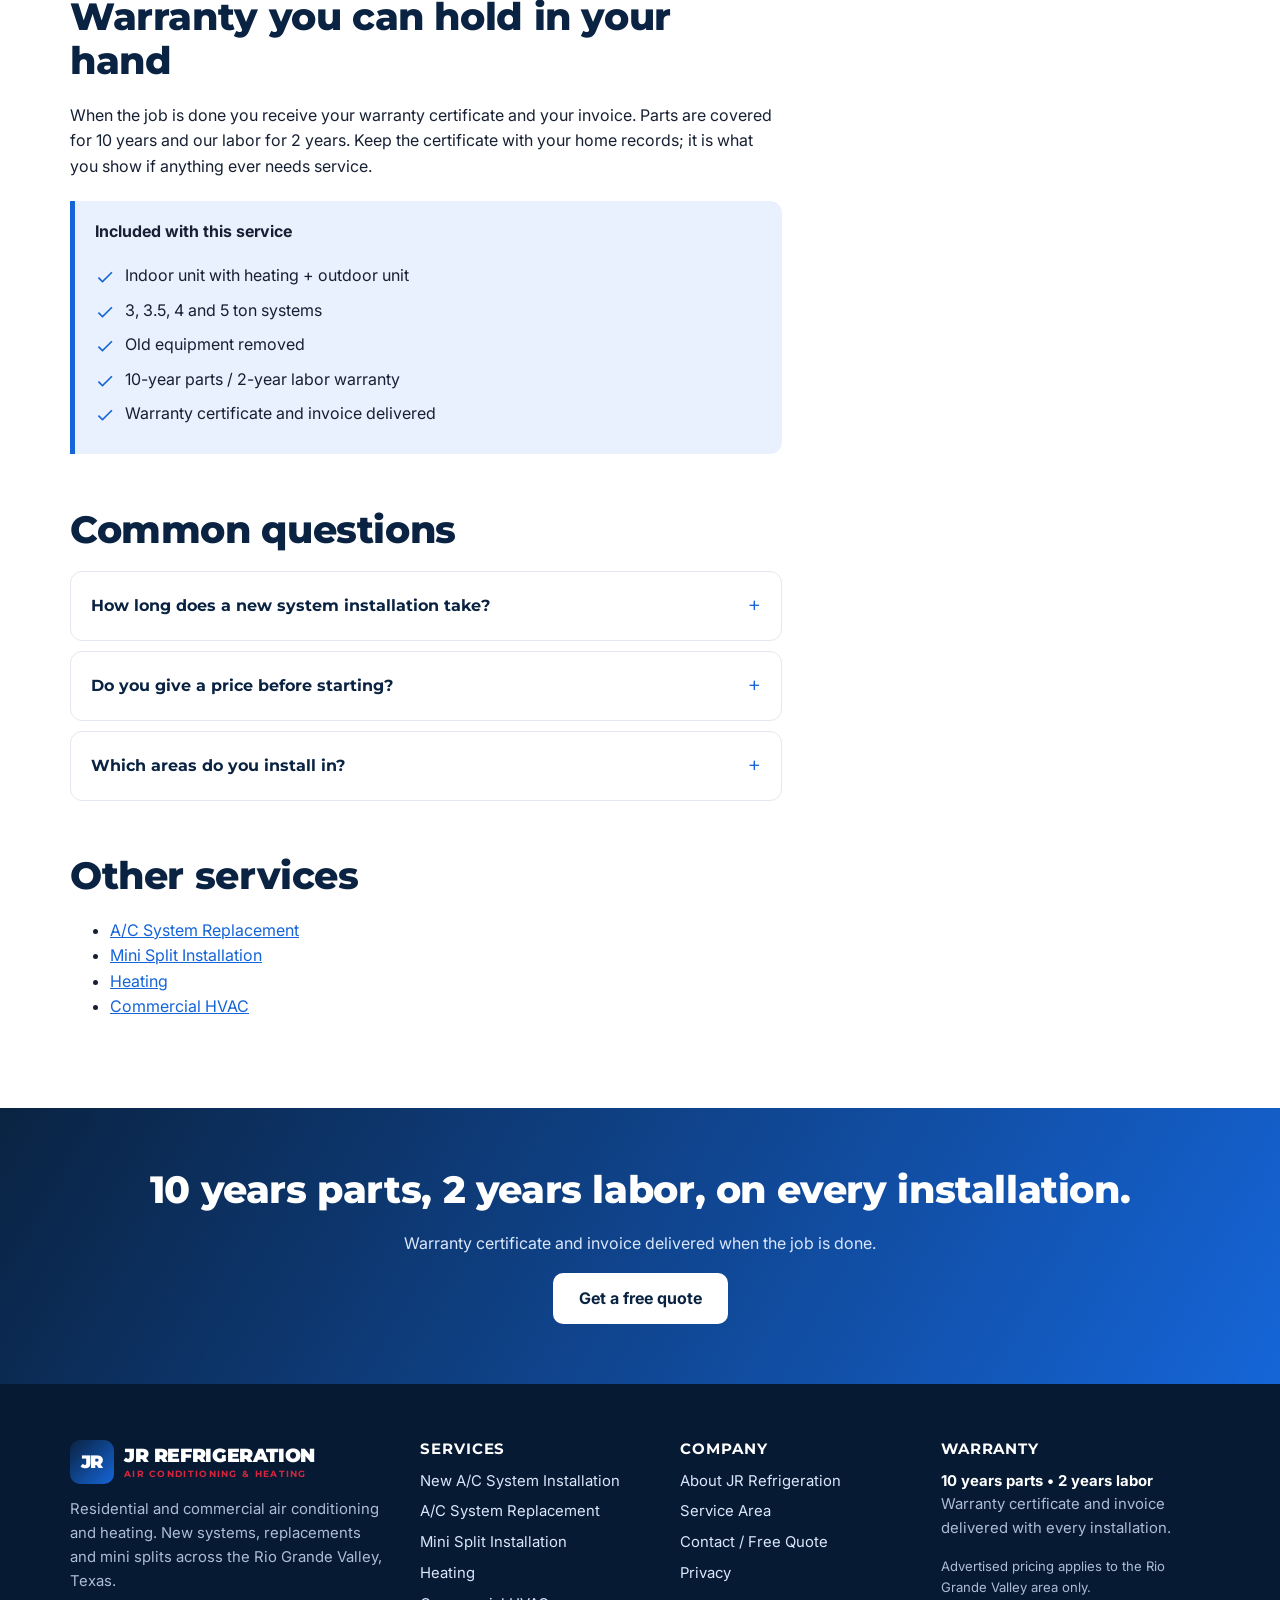
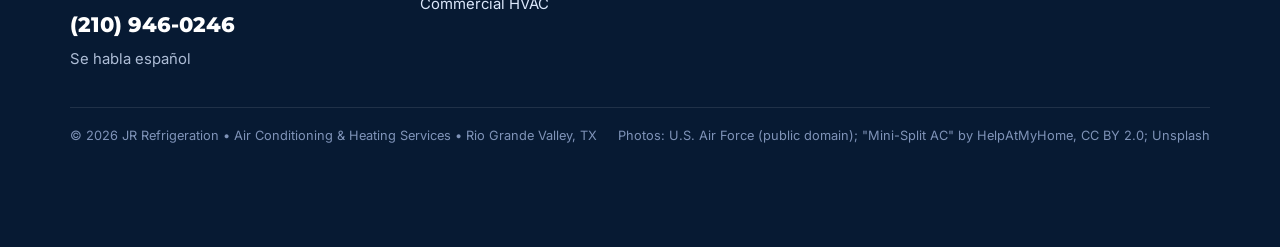
<file: services/ac-installation/index.html>
<!DOCTYPE html>
<html lang="en"><head><meta charset="utf-8"><meta name="viewport" content="width=device-width,initial-scale=1">
<title>New Air Conditioning System Installation | JR Refrigeration, Rio Grande Valley TX</title><meta name="description" content="A new, properly sized central A/C system installed by local technicians, backed by a 10-year parts and 2-year labor warranty.">
<link rel="canonical" href="https://jrrefrigerationac.com/services/ac-installation/">
<meta name="theme-color" content="#0a2342">
<meta property="og:site_name" content="JR Refrigeration">
<meta property="og:type" content="website">
<meta property="og:url" content="https://jrrefrigerationac.com/services/ac-installation/">
<meta property="og:title" content="New Air Conditioning System Installation | JR Refrigeration, Rio Grande Valley TX">
<meta property="og:description" content="A new, properly sized central A/C system installed by local technicians, backed by a 10-year parts and 2-year labor warranty.">
<meta property="og:image" content="https://jrrefrigerationac.com/images/og-share.jpg">
<meta property="og:image:secure_url" content="https://jrrefrigerationac.com/images/og-share.jpg">
<meta property="og:image:type" content="image/jpeg">
<meta property="og:image:width" content="1200">
<meta property="og:image:height" content="630">
<meta property="og:image:alt" content="JR Refrigeration - Air Conditioning &amp; Heating - Rio Grande Valley, TX - Call (210) 946-0246">
<meta property="og:locale" content="en_US">
<meta property="og:locale:alternate" content="es_US">
<meta name="twitter:card" content="summary_large_image">
<meta name="twitter:title" content="New Air Conditioning System Installation | JR Refrigeration, Rio Grande Valley TX">
<meta name="twitter:description" content="A new, properly sized central A/C system installed by local technicians, backed by a 10-year parts and 2-year labor warranty.">
<meta name="twitter:image" content="https://jrrefrigerationac.com/images/og-share.jpg">
<link rel="icon" href="/favicon.svg" type="image/svg+xml">
<link rel="apple-touch-icon" href="/apple-touch-icon.png">
<link rel="preconnect" href="https://fonts.googleapis.com"><link rel="preconnect" href="https://fonts.gstatic.com" crossorigin>
<link href="https://fonts.googleapis.com/css2?family=Inter:wght@400;600;700&family=Montserrat:wght@700;800;900&display=swap" rel="stylesheet">
<link rel="stylesheet" href="/css/style.css?v=9e2f576e"><script type="application/ld+json">{"@context":"https://schema.org","@type":"HVACBusiness","name":"JR Refrigeration","alternateName":"JR Refrigeration Air Conditioning & Heating Services","url":"https://jrrefrigerationac.com/","telephone":"+12109460246","image":"https://jrrefrigerationac.com/images/og-share.jpg","logo":"https://jrrefrigerationac.com/images/icon-512.png","priceRange":"$$","areaServed":[{"@type":"City","name":"Mission, TX"},{"@type":"City","name":"McAllen, TX"},{"@type":"City","name":"Edinburg, TX"},{"@type":"City","name":"Pharr, TX"},{"@type":"City","name":"San Juan, TX"},{"@type":"City","name":"Alamo, TX"},{"@type":"City","name":"Donna, TX"},{"@type":"City","name":"Weslaco, TX"},{"@type":"City","name":"Mercedes, TX"},{"@type":"City","name":"La Feria, TX"},{"@type":"City","name":"Harlingen, TX"},{"@type":"City","name":"San Benito, TX"},{"@type":"City","name":"Los Fresnos, TX"},{"@type":"City","name":"Brownsville, TX"},{"@type":"City","name":"Rio Grande City, TX"}],"address":{"@type":"PostalAddress","addressRegion":"TX","addressCountry":"US"},"knowsLanguage":["en","es"],"makesOffer":[{"@type":"Offer","itemOffered":{"@type":"Service","name":"New A/C System Installation","url":"https://jrrefrigerationac.com/services/ac-installation/"}},{"@type":"Offer","itemOffered":{"@type":"Service","name":"A/C System Replacement","url":"https://jrrefrigerationac.com/services/ac-replacement/"}},{"@type":"Offer","itemOffered":{"@type":"Service","name":"Mini Split Installation","url":"https://jrrefrigerationac.com/services/mini-splits/"}},{"@type":"Offer","itemOffered":{"@type":"Service","name":"Heating","url":"https://jrrefrigerationac.com/services/heating/"}},{"@type":"Offer","itemOffered":{"@type":"Service","name":"Commercial HVAC","url":"https://jrrefrigerationac.com/services/commercial/"}}]}</script>
</head><body>
<div class="topbar"><div class="wrap"><div class="left"><span><span data-es="Sirviendo al Valle del Río Grande, de Mission a Brownsville">Serving the Rio Grande Valley, Mission to Brownsville</span></span><span class="sec">&bull;</span><span class="sec"><span data-es="Residencial y Comercial">Residential &amp; Commercial</span></span><span class="sec">&bull;</span><span class="sec">Se habla español</span></div><a href="tel:+12109460246"><span data-es="Llame">Call</span> (210) 946-0246</a></div></div>
<header class="site"><div class="wrap">
  <a class="logo" href="/" aria-label="JR Refrigeration home"><span class="mark">JR</span><span class="name">JR REFRIGERATION<small>AIR CONDITIONING &amp; HEATING</small></span></a>
  <nav class="main" aria-label="Main"><a href="/services/ac-installation/" class="active"><span data-es="A/C Nuevo">New A/C</span></a><a href="/services/ac-replacement/"><span data-es="Reemplazo">Replacement</span></a><a href="/services/mini-splits/"><span data-es="Mini Splits">Mini Splits</span></a><a href="/services/heating/"><span data-es="Calefacción">Heating</span></a><a href="/services/commercial/"><span data-es="Comercial">Commercial</span></a><a href="/service-area/"><span data-es="Áreas">Areas</span></a><a href="/about/"><span data-es="Nosotros">About</span></a><a href="/contact/"><span data-es="Contacto">Contact</span></a></nav>
  <div class="hdr-cta"><button class="lang" type="button" aria-label="Cambiar idioma">Español</button><a class="hdr-phone" href="tel:+12109460246"><small><span data-es="Llame o mande texto">Call or text</span></small><b>(210) 946-0246</b></a><a class="btn btn-red" href="/contact/"><span data-es="Cotización Gratis">Free Quote</span></a><button class="burger" type="button" aria-label="Menu"><svg class="ico" viewBox="0 0 24 24"><path d="M3 6h18v2H3zm0 5h18v2H3zm0 5h18v2H3z"/></svg></button></div>
</div></header>
<main>
<div class="phero"><div class="bg" style="background-image:url(/images/ac-install.jpg)"></div><div class="shade"></div><div class="wrap">
 <div class="crumbs"><a href="/"><span data-es="Inicio">Home</span></a> &rsaquo; <span data-es="Servicios">Services</span> &rsaquo; <span data-es="Instalación de Sistema Nuevo de A/C">New A/C System Installation</span></div>
 <h1><span data-es="Instalación de Sistema Nuevo de Aire Acondicionado">New Air Conditioning System Installation</span></h1><p class="lead"><span data-es="Un sistema nuevo de aire central, del tamaño correcto, instalado por técnicos locales y respaldado con 10 años de garantía en partes y 2 años en mano de obra.">A new, properly sized central A/C system installed by local technicians, backed by a 10-year parts and 2-year labor warranty.</span></p>
 <div class="actions" style="display:flex;gap:12px;flex-wrap:wrap;margin-top:18px"><a class="btn btn-red btn-lg" href="tel:+12109460246"><svg class="ico" viewBox="0 0 24 24"><path d="M6.6 10.8a15.1 15.1 0 0 0 6.6 6.6l2.2-2.2a1 1 0 0 1 1-.25c1.1.37 2.3.57 3.6.57a1 1 0 0 1 1 1V20a1 1 0 0 1-1 1A17 17 0 0 1 3 4a1 1 0 0 1 1-1h3.5a1 1 0 0 1 1 1c0 1.25.2 2.45.57 3.57a1 1 0 0 1-.25 1L6.6 10.8z"/></svg> (210) 946-0246</a><a class="btn btn-ghost btn-lg" href="#quote"><span data-es="Pedir cotización">Request a quote</span></a></div>
</div></div>
<section><div class="wrap content">
 <div class="main">
  <div class="photo" style="margin-bottom:28px"><img src="/images/ac-install.jpg" alt="New Air Conditioning System Installation" width="1000" height="666"></div>
  <h2><span data-es="Qué incluye">What's included</span></h2><p><span data-es="Cada instalación de sistema nuevo incluye la máquina de adentro con calefacción y la máquina de afuera, instaladas y conectadas por nuestro equipo. Retiramos su equipo viejo, colocamos el sistema nuevo, lo cargamos y lo probamos, y le explicamos el termostato antes de irnos.">Every new system installation includes the indoor unit with heating and the outdoor condensing unit, installed and connected by our team. We handle the removal of your old equipment, set the new system, charge and test it, and walk you through the thermostat before we leave.</span></p><h2><span data-es="El tamaño correcto para su casa">The right size for your home</span></h2><p><span data-es="Una unidad muy chica trabaja sin parar y nunca alcanza en julio. Una muy grande se apaga y prende seguido, deja el aire húmedo y se desgasta antes. Instalamos sistemas de 3, 3.5, 4 y 5 toneladas y escogemos el tamaño según sus pies cuadrados, aislamiento y sol para que enfríe parejo y dure.">An undersized unit runs nonstop and never catches up in July. An oversized one short-cycles, leaves the air humid, and wears out early. We install 3, 3.5, 4 and 5 ton systems and match the size to your square footage, insulation and sun exposure so the system cools evenly and lasts.</span></p><h2><span data-es="Una garantía que puede tener en la mano">Warranty you can hold in your hand</span></h2><p><span data-es="Al terminar el trabajo recibe su certificado de garantía y su factura. Las partes están cubiertas por 10 años y nuestra mano de obra por 2 años. Guarde el certificado con los papeles de su casa; es lo que muestra si algo necesita servicio.">When the job is done you receive your warranty certificate and your invoice. Parts are covered for 10 years and our labor for 2 years. Keep the certificate with your home records; it is what you show if anything ever needs service.</span></p>
  <div class="callout"><b><span data-es="Incluido con este servicio">Included with this service</span></b><ul class="ticks" style="margin-bottom:0"><li><svg class="ico" viewBox="0 0 24 24"><path d="M9 16.2 4.8 12l-1.4 1.4L9 19 21 7l-1.4-1.4z"/></svg><span><span data-es="Máquina de adentro con calefacción + máquina de afuera">Indoor unit with heating + outdoor unit</span></span></li><li><svg class="ico" viewBox="0 0 24 24"><path d="M9 16.2 4.8 12l-1.4 1.4L9 19 21 7l-1.4-1.4z"/></svg><span><span data-es="Sistemas de 3, 3.5, 4 y 5 toneladas">3, 3.5, 4 and 5 ton systems</span></span></li><li><svg class="ico" viewBox="0 0 24 24"><path d="M9 16.2 4.8 12l-1.4 1.4L9 19 21 7l-1.4-1.4z"/></svg><span><span data-es="Retiramos el equipo viejo">Old equipment removed</span></span></li><li><svg class="ico" viewBox="0 0 24 24"><path d="M9 16.2 4.8 12l-1.4 1.4L9 19 21 7l-1.4-1.4z"/></svg><span><span data-es="Garantía 10 años partes / 2 años mano de obra">10-year parts / 2-year labor warranty</span></span></li><li><svg class="ico" viewBox="0 0 24 24"><path d="M9 16.2 4.8 12l-1.4 1.4L9 19 21 7l-1.4-1.4z"/></svg><span><span data-es="Se entrega certificado de garantía y factura">Warranty certificate and invoice delivered</span></span></li></ul></div>
  <h2><span data-es="Preguntas comunes">Common questions</span></h2><div class="faq"><details><summary><span data-es="¿Cuánto tarda la instalación de un sistema nuevo?">How long does a new system installation take?</span></summary><p><span data-es="La mayoría de los reemplazos residenciales se terminan en un día. Confirmamos la fecha cuando le damos la cotización.">Most residential replacements are completed in one day. We confirm the schedule when we give you the quote.</span></p></details><details><summary><span data-es="¿Dan el precio antes de empezar?">Do you give a price before starting?</span></summary><p><span data-es="Sí. Le damos una cotización clara antes de empezar, y ofrecemos precio de contado. Pregúntenos cuando llame.">Yes. You get a clear quote up front, and we offer a cash price. Ask us when you call.</span></p></details><details><summary><span data-es="¿En qué áreas instalan?">Which areas do you install in?</span></summary><p><span data-es="Todo el Valle del Río Grande, de Mission a Brownsville. Nuestros precios anunciados son solo para el Valle.">The whole Rio Grande Valley, from Mission to Brownsville. Our advertised pricing applies to the Valley only.</span></p></details></div>
  <h2><span data-es="Otros servicios">Other services</span></h2><ul><li><a href="/services/ac-replacement/"><span data-es="Reemplazo de Sistema de A/C">A/C System Replacement</span></a></li><li><a href="/services/mini-splits/"><span data-es="Instalación de Mini Splits">Mini Split Installation</span></a></li><li><a href="/services/heating/"><span data-es="Calefacción">Heating</span></a></li><li><a href="/services/commercial/"><span data-es="HVAC Comercial">Commercial HVAC</span></a></li></ul>
 </div>
 <aside class="side" id="quote"><div class="form-card">
  <h3><span data-es="Pida su Cotización Gratis">Get Your Free Quote</span></h3><p class="sub"><span data-es="Díganos qué necesita. Le llamamos rápido.">Tell us what you need. We call you back fast.</span></p>
  <form data-lead action="https://formsubmit.co/gr3742780@gmail.com" method="POST">
    <input type="hidden" name="_subject" value="New quote request - jrrefrigerationac.com">
    <input type="hidden" name="_captcha" value="false"><input type="hidden" name="_template" value="table">
    <input type="hidden" name="_next" value="https://jrrefrigerationac.com/thank-you/">
    <input type="text" name="_honey" class="hp" tabindex="-1" autocomplete="off">
    <div class="row"><div><label><span data-es="Nombre">Name</span> *</label><input type="text" name="name" required autocomplete="name"></div>
    <div><label><span data-es="Teléfono">Phone</span> *</label><input type="tel" name="phone" required autocomplete="tel"></div></div>
    <div class="row"><div><label>Email</label><input type="email" name="email" autocomplete="email"></div>
    <div><label><span data-es="Ciudad">City</span></label><input type="text" name="city" autocomplete="address-level2"></div></div>
    <label><span data-es="¿Qué necesita?">What do you need?</span></label><select name="service"><option><span data-es="Sistema nuevo de A/C">New A/C system</span></option><option><span data-es="Reemplazo de sistema">System replacement</span></option><option><span data-es="Mini split">Mini split</span></option><option><span data-es="Calefacción">Heating</span></option><option><span data-es="Comercial">Commercial</span></option><option><span data-es="Otro">Other</span></option></select>
    <label><span data-es="Detalles">Details</span></label><textarea name="message" rows="2" data-es-ph="Tamaño de la casa, edad del sistema, qué está pasando…" placeholder="Home size, age of system, what's going on…"></textarea>
    <button type="submit" class="btn btn-red btn-lg"><span data-es="Pedir Cotización Gratis">Request My Free Quote</span></button>
    <p class="fine"><span data-es="Sin spam. Solo usamos esto para contactarle sobre su solicitud.">No spam. We only use this to contact you about your request.</span></p>
  </form></div>
  <div class="card" style="margin-top:18px"><h3><span data-es="¿Prefiere hablar?">Prefer to talk?</span></h3><p><span data-es="Llame o mande texto. Inglés o español.">Call or text us. English or Spanish.</span></p><a class="btn btn-blue" href="tel:+12109460246"><svg class="ico" viewBox="0 0 24 24"><path d="M6.6 10.8a15.1 15.1 0 0 0 6.6 6.6l2.2-2.2a1 1 0 0 1 1-.25c1.1.37 2.3.57 3.6.57a1 1 0 0 1 1 1V20a1 1 0 0 1-1 1A17 17 0 0 1 3 4a1 1 0 0 1 1-1h3.5a1 1 0 0 1 1 1c0 1.25.2 2.45.57 3.57a1 1 0 0 1-.25 1L6.6 10.8z"/></svg> (210) 946-0246</a></div>
 </aside>
</div></section>
<div class="band blue"><div class="wrap"><h2><span data-es="10 años partes, 2 años mano de obra, en cada instalación.">10 years parts, 2 years labor, on every installation.</span></h2><p><span data-es="Certificado de garantía y factura entregados al terminar el trabajo.">Warranty certificate and invoice delivered when the job is done.</span></p><a class="btn btn-white" href="/contact/"><span data-es="Pedir cotización gratis">Get a free quote</span></a></div></div></main>
<footer class="site"><div class="wrap">
<div class="cols">
 <div><a class="logo" href="/" style="color:#fff"><span class="mark">JR</span><span class="name" style="color:#fff">JR REFRIGERATION<small>AIR CONDITIONING &amp; HEATING</small></span></a>
  <p style="margin-top:14px"><span data-es="Aire acondicionado y calefacción residencial y comercial. Sistemas nuevos, reemplazos y mini splits en todo el Valle del Río Grande, Texas.">Residential and commercial air conditioning and heating. New systems, replacements and mini splits across the Rio Grande Valley, Texas.</span></p>
  <a class="phone" href="tel:+12109460246">(210) 946-0246</a><span>Se habla español</span></div>
 <div><h4><span data-es="Servicios">Services</span></h4><ul><li><a href="/services/ac-installation/"><span data-es="Instalación de Sistema Nuevo de A/C">New A/C System Installation</span></a></li><li><a href="/services/ac-replacement/"><span data-es="Reemplazo de Sistema de A/C">A/C System Replacement</span></a></li><li><a href="/services/mini-splits/"><span data-es="Instalación de Mini Splits">Mini Split Installation</span></a></li><li><a href="/services/heating/"><span data-es="Calefacción">Heating</span></a></li><li><a href="/services/commercial/"><span data-es="HVAC Comercial">Commercial HVAC</span></a></li></ul></div>
 <div><h4><span data-es="Empresa">Company</span></h4><ul><li><a href="/about/"><span data-es="Sobre JR Refrigeration">About JR Refrigeration</span></a></li><li><a href="/service-area/"><span data-es="Área de Servicio">Service Area</span></a></li><li><a href="/contact/"><span data-es="Contacto / Cotización">Contact / Free Quote</span></a></li><li><a href="/privacy/"><span data-es="Privacidad">Privacy</span></a></li></ul></div>
 <div><h4><span data-es="Garantía">Warranty</span></h4><p><b style="color:#fff"><span data-es="10 años partes &amp;bull; 2 años mano de obra">10 years parts &bull; 2 years labor</span></b><br><span data-es="Certificado de garantía y factura entregados con cada instalación.">Warranty certificate and invoice delivered with every installation.</span></p><p style="font-size:.82rem"><span data-es="Los precios anunciados son solo para el área del Valle del Río Grande.">Advertised pricing applies to the Rio Grande Valley area only.</span></p></div>
</div>
<div class="bottom"><span>&copy; 2026 JR Refrigeration &bull; Air Conditioning &amp; Heating Services &bull; Rio Grande Valley, TX</span><span>Photos: U.S. Air Force (public domain); "Mini-Split AC" by HelpAtMyHome, CC BY 2.0; Unsplash</span></div>
</div></footer>
<div class="mbar"><a class="btn btn-blue" href="tel:+12109460246"><svg class="ico" viewBox="0 0 24 24"><path d="M6.6 10.8a15.1 15.1 0 0 0 6.6 6.6l2.2-2.2a1 1 0 0 1 1-.25c1.1.37 2.3.57 3.6.57a1 1 0 0 1 1 1V20a1 1 0 0 1-1 1A17 17 0 0 1 3 4a1 1 0 0 1 1-1h3.5a1 1 0 0 1 1 1c0 1.25.2 2.45.57 3.57a1 1 0 0 1-.25 1L6.6 10.8z"/></svg> <span data-es="Llamar">Call Now</span></a><a class="btn btn-red" href="/contact/"><span data-es="Cotización">Free Quote</span></a></div>
<script src="/js/main.js?v=9e2f576e" defer></script>
</body></html>
</file>
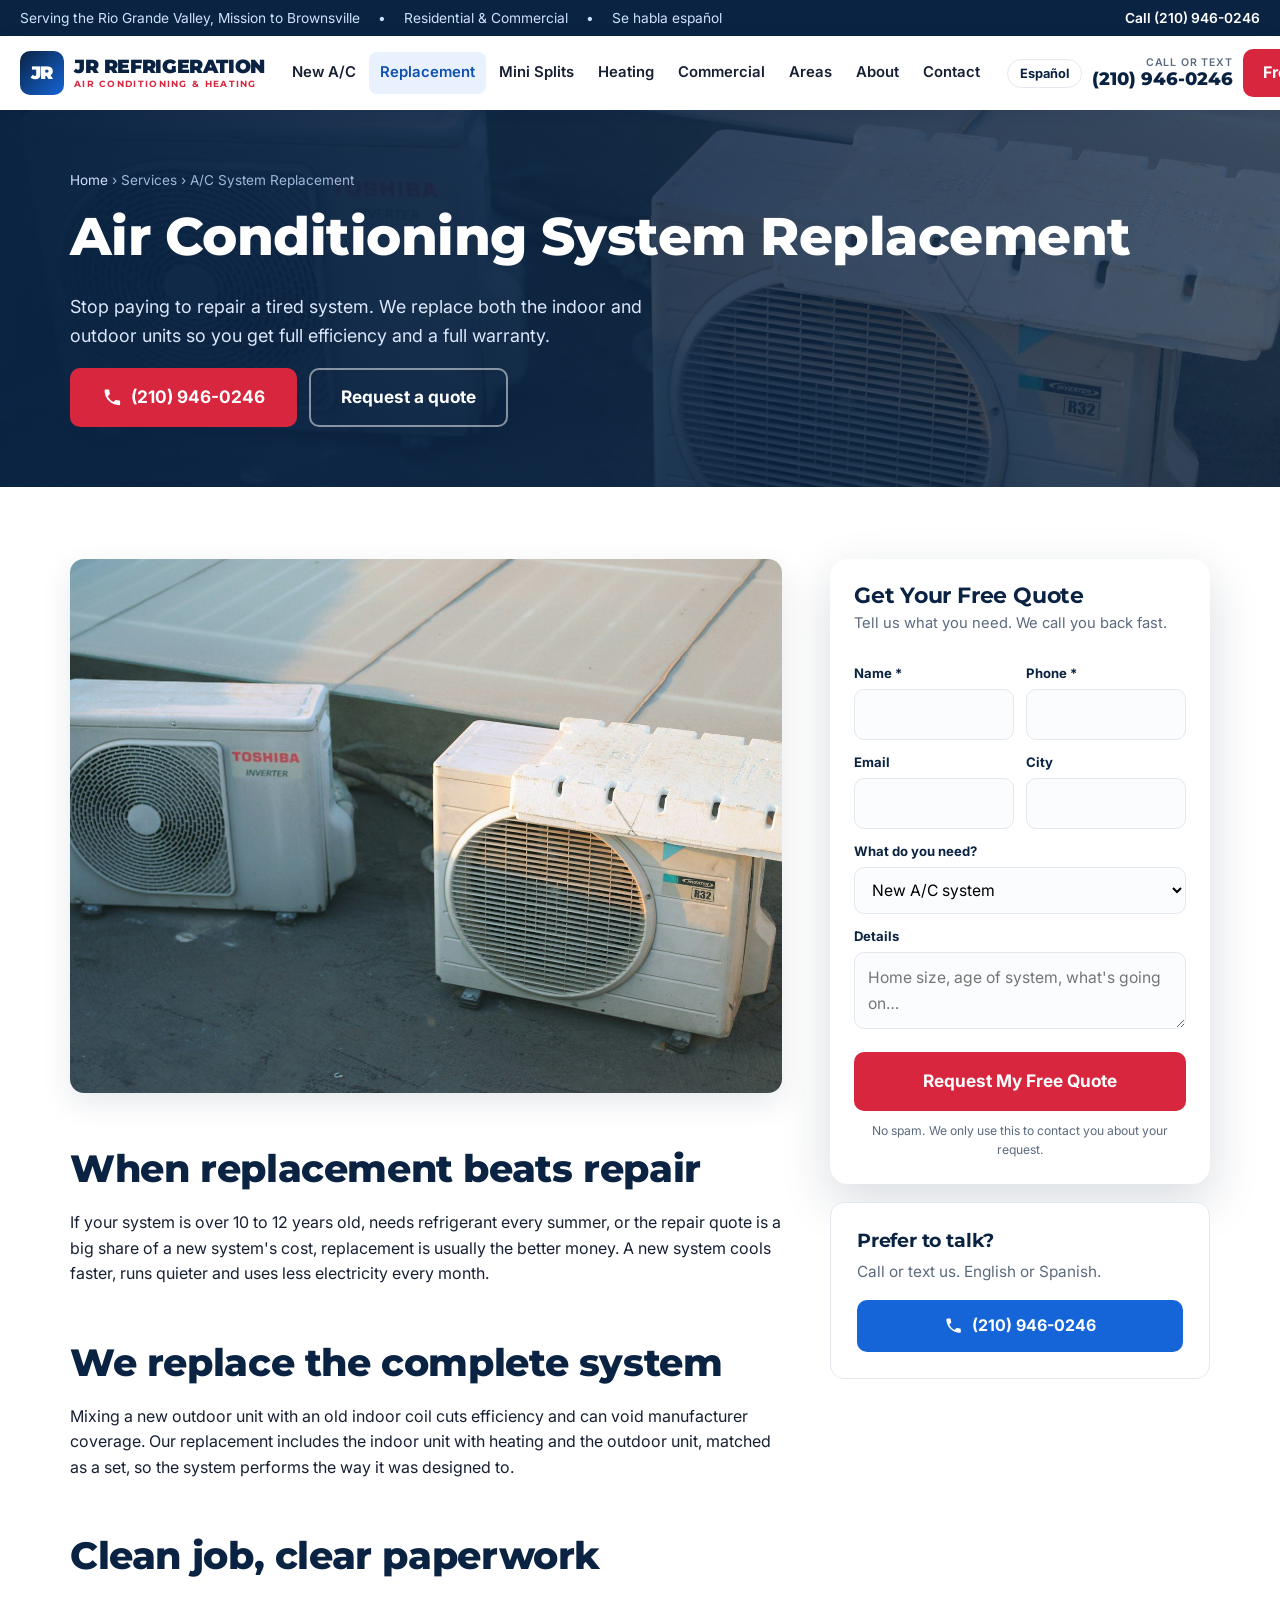
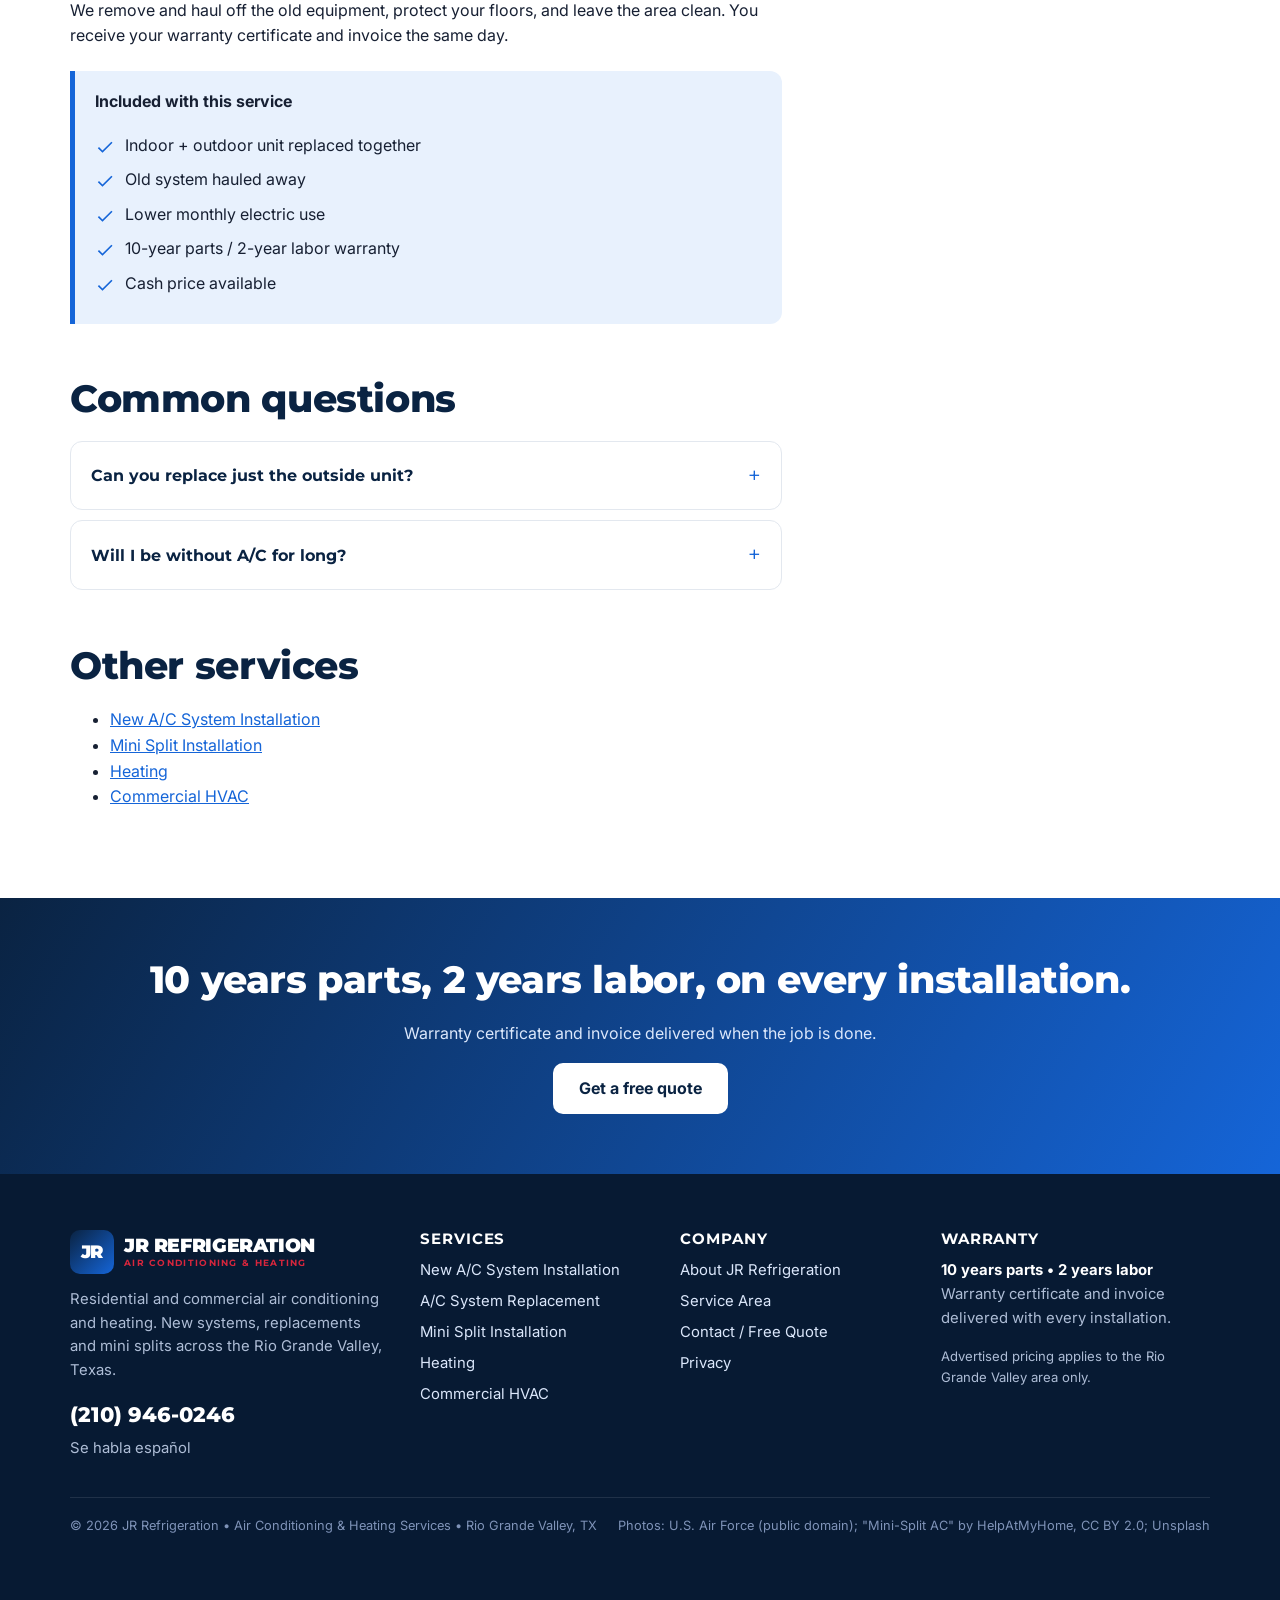
<file: services/ac-replacement/index.html>
<!DOCTYPE html>
<html lang="en"><head><meta charset="utf-8"><meta name="viewport" content="width=device-width,initial-scale=1">
<title>Air Conditioning System Replacement | JR Refrigeration, Rio Grande Valley TX</title><meta name="description" content="Stop paying to repair a tired system. We replace both the indoor and outdoor units so you get full efficiency and a full warranty.">
<link rel="canonical" href="https://jrrefrigerationac.com/services/ac-replacement/">
<meta name="theme-color" content="#0a2342">
<meta property="og:site_name" content="JR Refrigeration">
<meta property="og:type" content="website">
<meta property="og:url" content="https://jrrefrigerationac.com/services/ac-replacement/">
<meta property="og:title" content="Air Conditioning System Replacement | JR Refrigeration, Rio Grande Valley TX">
<meta property="og:description" content="Stop paying to repair a tired system. We replace both the indoor and outdoor units so you get full efficiency and a full warranty.">
<meta property="og:image" content="https://jrrefrigerationac.com/images/og-share.jpg">
<meta property="og:image:secure_url" content="https://jrrefrigerationac.com/images/og-share.jpg">
<meta property="og:image:type" content="image/jpeg">
<meta property="og:image:width" content="1200">
<meta property="og:image:height" content="630">
<meta property="og:image:alt" content="JR Refrigeration - Air Conditioning &amp; Heating - Rio Grande Valley, TX - Call (210) 946-0246">
<meta property="og:locale" content="en_US">
<meta property="og:locale:alternate" content="es_US">
<meta name="twitter:card" content="summary_large_image">
<meta name="twitter:title" content="Air Conditioning System Replacement | JR Refrigeration, Rio Grande Valley TX">
<meta name="twitter:description" content="Stop paying to repair a tired system. We replace both the indoor and outdoor units so you get full efficiency and a full warranty.">
<meta name="twitter:image" content="https://jrrefrigerationac.com/images/og-share.jpg">
<link rel="icon" href="/favicon.svg" type="image/svg+xml">
<link rel="apple-touch-icon" href="/apple-touch-icon.png">
<link rel="preconnect" href="https://fonts.googleapis.com"><link rel="preconnect" href="https://fonts.gstatic.com" crossorigin>
<link href="https://fonts.googleapis.com/css2?family=Inter:wght@400;600;700&family=Montserrat:wght@700;800;900&display=swap" rel="stylesheet">
<link rel="stylesheet" href="/css/style.css?v=9e2f576e"><script type="application/ld+json">{"@context":"https://schema.org","@type":"HVACBusiness","name":"JR Refrigeration","alternateName":"JR Refrigeration Air Conditioning & Heating Services","url":"https://jrrefrigerationac.com/","telephone":"+12109460246","image":"https://jrrefrigerationac.com/images/og-share.jpg","logo":"https://jrrefrigerationac.com/images/icon-512.png","priceRange":"$$","areaServed":[{"@type":"City","name":"Mission, TX"},{"@type":"City","name":"McAllen, TX"},{"@type":"City","name":"Edinburg, TX"},{"@type":"City","name":"Pharr, TX"},{"@type":"City","name":"San Juan, TX"},{"@type":"City","name":"Alamo, TX"},{"@type":"City","name":"Donna, TX"},{"@type":"City","name":"Weslaco, TX"},{"@type":"City","name":"Mercedes, TX"},{"@type":"City","name":"La Feria, TX"},{"@type":"City","name":"Harlingen, TX"},{"@type":"City","name":"San Benito, TX"},{"@type":"City","name":"Los Fresnos, TX"},{"@type":"City","name":"Brownsville, TX"},{"@type":"City","name":"Rio Grande City, TX"}],"address":{"@type":"PostalAddress","addressRegion":"TX","addressCountry":"US"},"knowsLanguage":["en","es"],"makesOffer":[{"@type":"Offer","itemOffered":{"@type":"Service","name":"New A/C System Installation","url":"https://jrrefrigerationac.com/services/ac-installation/"}},{"@type":"Offer","itemOffered":{"@type":"Service","name":"A/C System Replacement","url":"https://jrrefrigerationac.com/services/ac-replacement/"}},{"@type":"Offer","itemOffered":{"@type":"Service","name":"Mini Split Installation","url":"https://jrrefrigerationac.com/services/mini-splits/"}},{"@type":"Offer","itemOffered":{"@type":"Service","name":"Heating","url":"https://jrrefrigerationac.com/services/heating/"}},{"@type":"Offer","itemOffered":{"@type":"Service","name":"Commercial HVAC","url":"https://jrrefrigerationac.com/services/commercial/"}}]}</script>
</head><body>
<div class="topbar"><div class="wrap"><div class="left"><span><span data-es="Sirviendo al Valle del Río Grande, de Mission a Brownsville">Serving the Rio Grande Valley, Mission to Brownsville</span></span><span class="sec">&bull;</span><span class="sec"><span data-es="Residencial y Comercial">Residential &amp; Commercial</span></span><span class="sec">&bull;</span><span class="sec">Se habla español</span></div><a href="tel:+12109460246"><span data-es="Llame">Call</span> (210) 946-0246</a></div></div>
<header class="site"><div class="wrap">
  <a class="logo" href="/" aria-label="JR Refrigeration home"><span class="mark">JR</span><span class="name">JR REFRIGERATION<small>AIR CONDITIONING &amp; HEATING</small></span></a>
  <nav class="main" aria-label="Main"><a href="/services/ac-installation/"><span data-es="A/C Nuevo">New A/C</span></a><a href="/services/ac-replacement/" class="active"><span data-es="Reemplazo">Replacement</span></a><a href="/services/mini-splits/"><span data-es="Mini Splits">Mini Splits</span></a><a href="/services/heating/"><span data-es="Calefacción">Heating</span></a><a href="/services/commercial/"><span data-es="Comercial">Commercial</span></a><a href="/service-area/"><span data-es="Áreas">Areas</span></a><a href="/about/"><span data-es="Nosotros">About</span></a><a href="/contact/"><span data-es="Contacto">Contact</span></a></nav>
  <div class="hdr-cta"><button class="lang" type="button" aria-label="Cambiar idioma">Español</button><a class="hdr-phone" href="tel:+12109460246"><small><span data-es="Llame o mande texto">Call or text</span></small><b>(210) 946-0246</b></a><a class="btn btn-red" href="/contact/"><span data-es="Cotización Gratis">Free Quote</span></a><button class="burger" type="button" aria-label="Menu"><svg class="ico" viewBox="0 0 24 24"><path d="M3 6h18v2H3zm0 5h18v2H3zm0 5h18v2H3z"/></svg></button></div>
</div></header>
<main>
<div class="phero"><div class="bg" style="background-image:url(/images/replacement.jpg)"></div><div class="shade"></div><div class="wrap">
 <div class="crumbs"><a href="/"><span data-es="Inicio">Home</span></a> &rsaquo; <span data-es="Servicios">Services</span> &rsaquo; <span data-es="Reemplazo de Sistema de A/C">A/C System Replacement</span></div>
 <h1><span data-es="Reemplazo de Sistema de Aire Acondicionado">Air Conditioning System Replacement</span></h1><p class="lead"><span data-es="Deje de pagar reparaciones a un sistema cansado. Reemplazamos la máquina de adentro y la de afuera para que tenga eficiencia completa y garantía completa.">Stop paying to repair a tired system. We replace both the indoor and outdoor units so you get full efficiency and a full warranty.</span></p>
 <div class="actions" style="display:flex;gap:12px;flex-wrap:wrap;margin-top:18px"><a class="btn btn-red btn-lg" href="tel:+12109460246"><svg class="ico" viewBox="0 0 24 24"><path d="M6.6 10.8a15.1 15.1 0 0 0 6.6 6.6l2.2-2.2a1 1 0 0 1 1-.25c1.1.37 2.3.57 3.6.57a1 1 0 0 1 1 1V20a1 1 0 0 1-1 1A17 17 0 0 1 3 4a1 1 0 0 1 1-1h3.5a1 1 0 0 1 1 1c0 1.25.2 2.45.57 3.57a1 1 0 0 1-.25 1L6.6 10.8z"/></svg> (210) 946-0246</a><a class="btn btn-ghost btn-lg" href="#quote"><span data-es="Pedir cotización">Request a quote</span></a></div>
</div></div>
<section><div class="wrap content">
 <div class="main">
  <div class="photo" style="margin-bottom:28px"><img src="/images/replacement.jpg" alt="Air Conditioning System Replacement" width="1000" height="666"></div>
  <h2><span data-es="Cuándo conviene reemplazar en vez de reparar">When replacement beats repair</span></h2><p><span data-es="Si su sistema tiene más de 10 a 12 años, necesita gas cada verano, o la reparación cuesta una buena parte de un sistema nuevo, reemplazar suele ser mejor negocio. Un sistema nuevo enfría más rápido, hace menos ruido y gasta menos luz cada mes.">If your system is over 10 to 12 years old, needs refrigerant every summer, or the repair quote is a big share of a new system's cost, replacement is usually the better money. A new system cools faster, runs quieter and uses less electricity every month.</span></p><h2><span data-es="Reemplazamos el sistema completo">We replace the complete system</span></h2><p><span data-es="Combinar una máquina de afuera nueva con un serpentín viejo adentro baja la eficiencia y puede anular la cobertura del fabricante. Nuestro reemplazo incluye la máquina de adentro con calefacción y la de afuera, como juego, para que el sistema rinda como fue diseñado.">Mixing a new outdoor unit with an old indoor coil cuts efficiency and can void manufacturer coverage. Our replacement includes the indoor unit with heating and the outdoor unit, matched as a set, so the system performs the way it was designed to.</span></p><h2><span data-es="Trabajo limpio, papeles claros">Clean job, clear paperwork</span></h2><p><span data-es="Retiramos y nos llevamos el equipo viejo, protegemos sus pisos y dejamos el área limpia. Recibe su certificado de garantía y su factura el mismo día.">We remove and haul off the old equipment, protect your floors, and leave the area clean. You receive your warranty certificate and invoice the same day.</span></p>
  <div class="callout"><b><span data-es="Incluido con este servicio">Included with this service</span></b><ul class="ticks" style="margin-bottom:0"><li><svg class="ico" viewBox="0 0 24 24"><path d="M9 16.2 4.8 12l-1.4 1.4L9 19 21 7l-1.4-1.4z"/></svg><span><span data-es="Máquina de adentro y de afuera reemplazadas juntas">Indoor + outdoor unit replaced together</span></span></li><li><svg class="ico" viewBox="0 0 24 24"><path d="M9 16.2 4.8 12l-1.4 1.4L9 19 21 7l-1.4-1.4z"/></svg><span><span data-es="Nos llevamos el sistema viejo">Old system hauled away</span></span></li><li><svg class="ico" viewBox="0 0 24 24"><path d="M9 16.2 4.8 12l-1.4 1.4L9 19 21 7l-1.4-1.4z"/></svg><span><span data-es="Menos consumo de luz al mes">Lower monthly electric use</span></span></li><li><svg class="ico" viewBox="0 0 24 24"><path d="M9 16.2 4.8 12l-1.4 1.4L9 19 21 7l-1.4-1.4z"/></svg><span><span data-es="Garantía 10 años partes / 2 años mano de obra">10-year parts / 2-year labor warranty</span></span></li><li><svg class="ico" viewBox="0 0 24 24"><path d="M9 16.2 4.8 12l-1.4 1.4L9 19 21 7l-1.4-1.4z"/></svg><span><span data-es="Precio de contado disponible">Cash price available</span></span></li></ul></div>
  <h2><span data-es="Preguntas comunes">Common questions</span></h2><div class="faq"><details><summary><span data-es="¿Pueden cambiar solo la máquina de afuera?">Can you replace just the outside unit?</span></summary><p><span data-es="Recomendamos cambiar las dos para que el sistema esté a juego y con cobertura completa. Llámenos, revisamos su equipo y le damos opciones honestas.">We recommend replacing both so the system is matched and fully covered. Call us and we will look at your setup and give you honest options.</span></p></details><details><summary><span data-es="¿Voy a estar sin aire mucho tiempo?">Will I be without A/C for long?</span></summary><p><span data-es="La mayoría de los reemplazos se hacen en un día. Programamos para que su casa esté enfriando otra vez esa misma noche.">Most replacements are done in one day. We schedule so your home is cooling again the same evening.</span></p></details></div>
  <h2><span data-es="Otros servicios">Other services</span></h2><ul><li><a href="/services/ac-installation/"><span data-es="Instalación de Sistema Nuevo de A/C">New A/C System Installation</span></a></li><li><a href="/services/mini-splits/"><span data-es="Instalación de Mini Splits">Mini Split Installation</span></a></li><li><a href="/services/heating/"><span data-es="Calefacción">Heating</span></a></li><li><a href="/services/commercial/"><span data-es="HVAC Comercial">Commercial HVAC</span></a></li></ul>
 </div>
 <aside class="side" id="quote"><div class="form-card">
  <h3><span data-es="Pida su Cotización Gratis">Get Your Free Quote</span></h3><p class="sub"><span data-es="Díganos qué necesita. Le llamamos rápido.">Tell us what you need. We call you back fast.</span></p>
  <form data-lead action="https://formsubmit.co/gr3742780@gmail.com" method="POST">
    <input type="hidden" name="_subject" value="New quote request - jrrefrigerationac.com">
    <input type="hidden" name="_captcha" value="false"><input type="hidden" name="_template" value="table">
    <input type="hidden" name="_next" value="https://jrrefrigerationac.com/thank-you/">
    <input type="text" name="_honey" class="hp" tabindex="-1" autocomplete="off">
    <div class="row"><div><label><span data-es="Nombre">Name</span> *</label><input type="text" name="name" required autocomplete="name"></div>
    <div><label><span data-es="Teléfono">Phone</span> *</label><input type="tel" name="phone" required autocomplete="tel"></div></div>
    <div class="row"><div><label>Email</label><input type="email" name="email" autocomplete="email"></div>
    <div><label><span data-es="Ciudad">City</span></label><input type="text" name="city" autocomplete="address-level2"></div></div>
    <label><span data-es="¿Qué necesita?">What do you need?</span></label><select name="service"><option><span data-es="Sistema nuevo de A/C">New A/C system</span></option><option><span data-es="Reemplazo de sistema">System replacement</span></option><option><span data-es="Mini split">Mini split</span></option><option><span data-es="Calefacción">Heating</span></option><option><span data-es="Comercial">Commercial</span></option><option><span data-es="Otro">Other</span></option></select>
    <label><span data-es="Detalles">Details</span></label><textarea name="message" rows="2" data-es-ph="Tamaño de la casa, edad del sistema, qué está pasando…" placeholder="Home size, age of system, what's going on…"></textarea>
    <button type="submit" class="btn btn-red btn-lg"><span data-es="Pedir Cotización Gratis">Request My Free Quote</span></button>
    <p class="fine"><span data-es="Sin spam. Solo usamos esto para contactarle sobre su solicitud.">No spam. We only use this to contact you about your request.</span></p>
  </form></div>
  <div class="card" style="margin-top:18px"><h3><span data-es="¿Prefiere hablar?">Prefer to talk?</span></h3><p><span data-es="Llame o mande texto. Inglés o español.">Call or text us. English or Spanish.</span></p><a class="btn btn-blue" href="tel:+12109460246"><svg class="ico" viewBox="0 0 24 24"><path d="M6.6 10.8a15.1 15.1 0 0 0 6.6 6.6l2.2-2.2a1 1 0 0 1 1-.25c1.1.37 2.3.57 3.6.57a1 1 0 0 1 1 1V20a1 1 0 0 1-1 1A17 17 0 0 1 3 4a1 1 0 0 1 1-1h3.5a1 1 0 0 1 1 1c0 1.25.2 2.45.57 3.57a1 1 0 0 1-.25 1L6.6 10.8z"/></svg> (210) 946-0246</a></div>
 </aside>
</div></section>
<div class="band blue"><div class="wrap"><h2><span data-es="10 años partes, 2 años mano de obra, en cada instalación.">10 years parts, 2 years labor, on every installation.</span></h2><p><span data-es="Certificado de garantía y factura entregados al terminar el trabajo.">Warranty certificate and invoice delivered when the job is done.</span></p><a class="btn btn-white" href="/contact/"><span data-es="Pedir cotización gratis">Get a free quote</span></a></div></div></main>
<footer class="site"><div class="wrap">
<div class="cols">
 <div><a class="logo" href="/" style="color:#fff"><span class="mark">JR</span><span class="name" style="color:#fff">JR REFRIGERATION<small>AIR CONDITIONING &amp; HEATING</small></span></a>
  <p style="margin-top:14px"><span data-es="Aire acondicionado y calefacción residencial y comercial. Sistemas nuevos, reemplazos y mini splits en todo el Valle del Río Grande, Texas.">Residential and commercial air conditioning and heating. New systems, replacements and mini splits across the Rio Grande Valley, Texas.</span></p>
  <a class="phone" href="tel:+12109460246">(210) 946-0246</a><span>Se habla español</span></div>
 <div><h4><span data-es="Servicios">Services</span></h4><ul><li><a href="/services/ac-installation/"><span data-es="Instalación de Sistema Nuevo de A/C">New A/C System Installation</span></a></li><li><a href="/services/ac-replacement/"><span data-es="Reemplazo de Sistema de A/C">A/C System Replacement</span></a></li><li><a href="/services/mini-splits/"><span data-es="Instalación de Mini Splits">Mini Split Installation</span></a></li><li><a href="/services/heating/"><span data-es="Calefacción">Heating</span></a></li><li><a href="/services/commercial/"><span data-es="HVAC Comercial">Commercial HVAC</span></a></li></ul></div>
 <div><h4><span data-es="Empresa">Company</span></h4><ul><li><a href="/about/"><span data-es="Sobre JR Refrigeration">About JR Refrigeration</span></a></li><li><a href="/service-area/"><span data-es="Área de Servicio">Service Area</span></a></li><li><a href="/contact/"><span data-es="Contacto / Cotización">Contact / Free Quote</span></a></li><li><a href="/privacy/"><span data-es="Privacidad">Privacy</span></a></li></ul></div>
 <div><h4><span data-es="Garantía">Warranty</span></h4><p><b style="color:#fff"><span data-es="10 años partes &amp;bull; 2 años mano de obra">10 years parts &bull; 2 years labor</span></b><br><span data-es="Certificado de garantía y factura entregados con cada instalación.">Warranty certificate and invoice delivered with every installation.</span></p><p style="font-size:.82rem"><span data-es="Los precios anunciados son solo para el área del Valle del Río Grande.">Advertised pricing applies to the Rio Grande Valley area only.</span></p></div>
</div>
<div class="bottom"><span>&copy; 2026 JR Refrigeration &bull; Air Conditioning &amp; Heating Services &bull; Rio Grande Valley, TX</span><span>Photos: U.S. Air Force (public domain); "Mini-Split AC" by HelpAtMyHome, CC BY 2.0; Unsplash</span></div>
</div></footer>
<div class="mbar"><a class="btn btn-blue" href="tel:+12109460246"><svg class="ico" viewBox="0 0 24 24"><path d="M6.6 10.8a15.1 15.1 0 0 0 6.6 6.6l2.2-2.2a1 1 0 0 1 1-.25c1.1.37 2.3.57 3.6.57a1 1 0 0 1 1 1V20a1 1 0 0 1-1 1A17 17 0 0 1 3 4a1 1 0 0 1 1-1h3.5a1 1 0 0 1 1 1c0 1.25.2 2.45.57 3.57a1 1 0 0 1-.25 1L6.6 10.8z"/></svg> <span data-es="Llamar">Call Now</span></a><a class="btn btn-red" href="/contact/"><span data-es="Cotización">Free Quote</span></a></div>
<script src="/js/main.js?v=9e2f576e" defer></script>
</body></html>
</file>
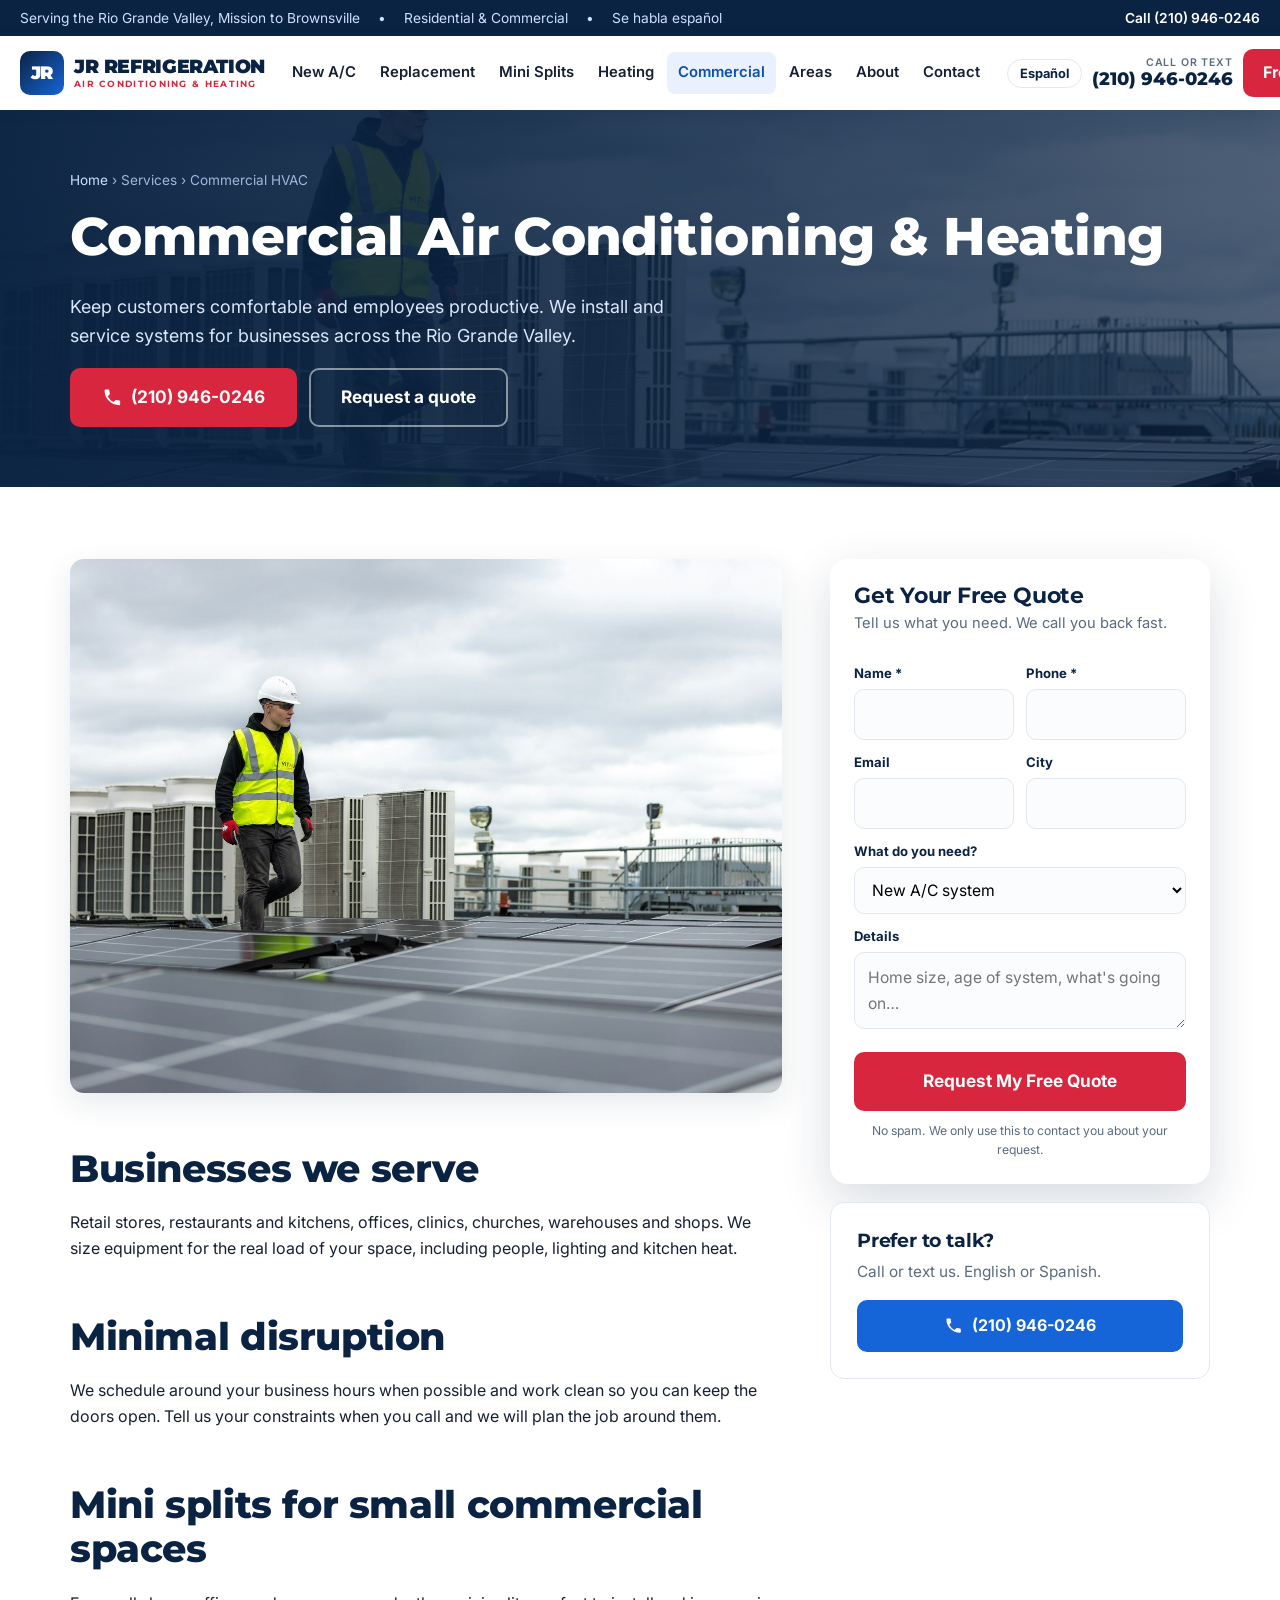
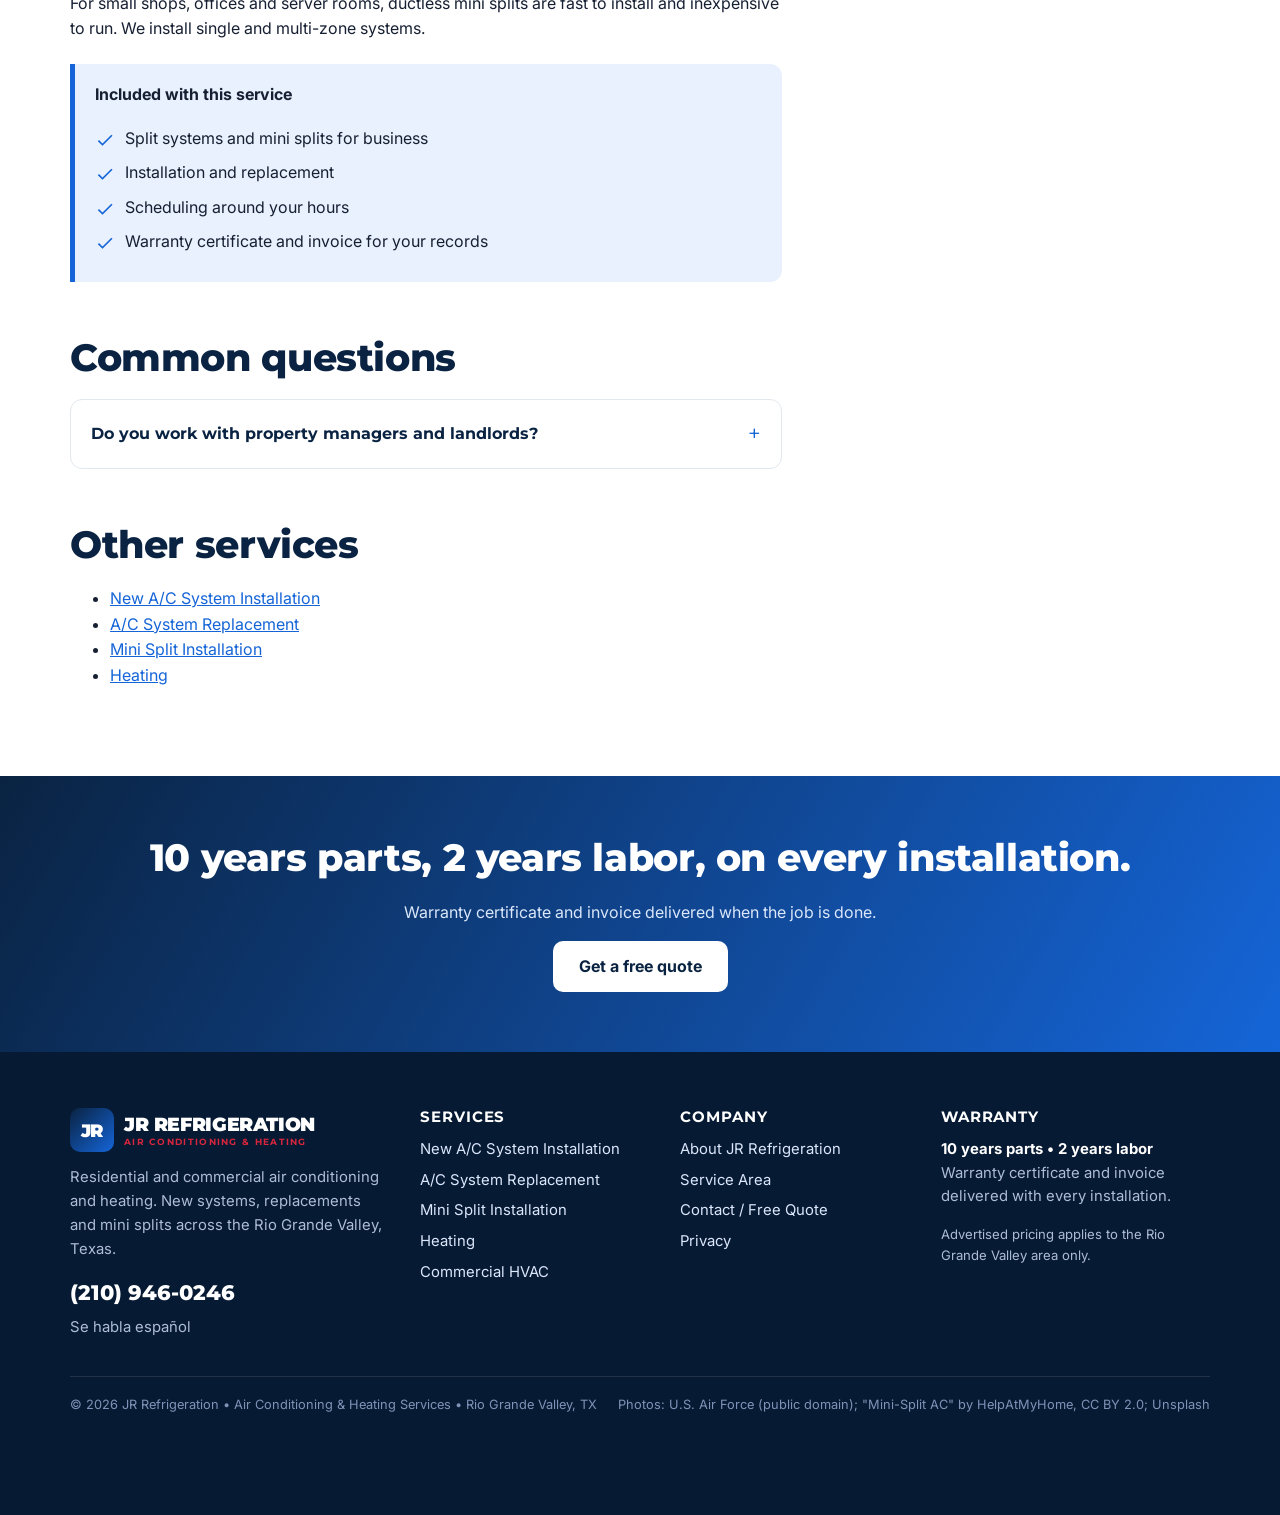
<file: services/commercial/index.html>
<!DOCTYPE html>
<html lang="en"><head><meta charset="utf-8"><meta name="viewport" content="width=device-width,initial-scale=1">
<title>Commercial Air Conditioning &amp; Heating | JR Refrigeration, Rio Grande Valley TX</title><meta name="description" content="Keep customers comfortable and employees productive. We install and service systems for businesses across the Rio Grande Valley.">
<link rel="canonical" href="https://jrrefrigerationac.com/services/commercial/">
<meta name="theme-color" content="#0a2342">
<meta property="og:site_name" content="JR Refrigeration">
<meta property="og:type" content="website">
<meta property="og:url" content="https://jrrefrigerationac.com/services/commercial/">
<meta property="og:title" content="Commercial Air Conditioning &amp; Heating | JR Refrigeration, Rio Grande Valley TX">
<meta property="og:description" content="Keep customers comfortable and employees productive. We install and service systems for businesses across the Rio Grande Valley.">
<meta property="og:image" content="https://jrrefrigerationac.com/images/og-share.jpg">
<meta property="og:image:secure_url" content="https://jrrefrigerationac.com/images/og-share.jpg">
<meta property="og:image:type" content="image/jpeg">
<meta property="og:image:width" content="1200">
<meta property="og:image:height" content="630">
<meta property="og:image:alt" content="JR Refrigeration - Air Conditioning &amp; Heating - Rio Grande Valley, TX - Call (210) 946-0246">
<meta property="og:locale" content="en_US">
<meta property="og:locale:alternate" content="es_US">
<meta name="twitter:card" content="summary_large_image">
<meta name="twitter:title" content="Commercial Air Conditioning &amp; Heating | JR Refrigeration, Rio Grande Valley TX">
<meta name="twitter:description" content="Keep customers comfortable and employees productive. We install and service systems for businesses across the Rio Grande Valley.">
<meta name="twitter:image" content="https://jrrefrigerationac.com/images/og-share.jpg">
<link rel="icon" href="/favicon.svg" type="image/svg+xml">
<link rel="apple-touch-icon" href="/apple-touch-icon.png">
<link rel="preconnect" href="https://fonts.googleapis.com"><link rel="preconnect" href="https://fonts.gstatic.com" crossorigin>
<link href="https://fonts.googleapis.com/css2?family=Inter:wght@400;600;700&family=Montserrat:wght@700;800;900&display=swap" rel="stylesheet">
<link rel="stylesheet" href="/css/style.css?v=9e2f576e"><script type="application/ld+json">{"@context":"https://schema.org","@type":"HVACBusiness","name":"JR Refrigeration","alternateName":"JR Refrigeration Air Conditioning & Heating Services","url":"https://jrrefrigerationac.com/","telephone":"+12109460246","image":"https://jrrefrigerationac.com/images/og-share.jpg","logo":"https://jrrefrigerationac.com/images/icon-512.png","priceRange":"$$","areaServed":[{"@type":"City","name":"Mission, TX"},{"@type":"City","name":"McAllen, TX"},{"@type":"City","name":"Edinburg, TX"},{"@type":"City","name":"Pharr, TX"},{"@type":"City","name":"San Juan, TX"},{"@type":"City","name":"Alamo, TX"},{"@type":"City","name":"Donna, TX"},{"@type":"City","name":"Weslaco, TX"},{"@type":"City","name":"Mercedes, TX"},{"@type":"City","name":"La Feria, TX"},{"@type":"City","name":"Harlingen, TX"},{"@type":"City","name":"San Benito, TX"},{"@type":"City","name":"Los Fresnos, TX"},{"@type":"City","name":"Brownsville, TX"},{"@type":"City","name":"Rio Grande City, TX"}],"address":{"@type":"PostalAddress","addressRegion":"TX","addressCountry":"US"},"knowsLanguage":["en","es"],"makesOffer":[{"@type":"Offer","itemOffered":{"@type":"Service","name":"New A/C System Installation","url":"https://jrrefrigerationac.com/services/ac-installation/"}},{"@type":"Offer","itemOffered":{"@type":"Service","name":"A/C System Replacement","url":"https://jrrefrigerationac.com/services/ac-replacement/"}},{"@type":"Offer","itemOffered":{"@type":"Service","name":"Mini Split Installation","url":"https://jrrefrigerationac.com/services/mini-splits/"}},{"@type":"Offer","itemOffered":{"@type":"Service","name":"Heating","url":"https://jrrefrigerationac.com/services/heating/"}},{"@type":"Offer","itemOffered":{"@type":"Service","name":"Commercial HVAC","url":"https://jrrefrigerationac.com/services/commercial/"}}]}</script>
</head><body>
<div class="topbar"><div class="wrap"><div class="left"><span><span data-es="Sirviendo al Valle del Río Grande, de Mission a Brownsville">Serving the Rio Grande Valley, Mission to Brownsville</span></span><span class="sec">&bull;</span><span class="sec"><span data-es="Residencial y Comercial">Residential &amp; Commercial</span></span><span class="sec">&bull;</span><span class="sec">Se habla español</span></div><a href="tel:+12109460246"><span data-es="Llame">Call</span> (210) 946-0246</a></div></div>
<header class="site"><div class="wrap">
  <a class="logo" href="/" aria-label="JR Refrigeration home"><span class="mark">JR</span><span class="name">JR REFRIGERATION<small>AIR CONDITIONING &amp; HEATING</small></span></a>
  <nav class="main" aria-label="Main"><a href="/services/ac-installation/"><span data-es="A/C Nuevo">New A/C</span></a><a href="/services/ac-replacement/"><span data-es="Reemplazo">Replacement</span></a><a href="/services/mini-splits/"><span data-es="Mini Splits">Mini Splits</span></a><a href="/services/heating/"><span data-es="Calefacción">Heating</span></a><a href="/services/commercial/" class="active"><span data-es="Comercial">Commercial</span></a><a href="/service-area/"><span data-es="Áreas">Areas</span></a><a href="/about/"><span data-es="Nosotros">About</span></a><a href="/contact/"><span data-es="Contacto">Contact</span></a></nav>
  <div class="hdr-cta"><button class="lang" type="button" aria-label="Cambiar idioma">Español</button><a class="hdr-phone" href="tel:+12109460246"><small><span data-es="Llame o mande texto">Call or text</span></small><b>(210) 946-0246</b></a><a class="btn btn-red" href="/contact/"><span data-es="Cotización Gratis">Free Quote</span></a><button class="burger" type="button" aria-label="Menu"><svg class="ico" viewBox="0 0 24 24"><path d="M3 6h18v2H3zm0 5h18v2H3zm0 5h18v2H3z"/></svg></button></div>
</div></header>
<main>
<div class="phero"><div class="bg" style="background-image:url(/images/commercial.jpg)"></div><div class="shade"></div><div class="wrap">
 <div class="crumbs"><a href="/"><span data-es="Inicio">Home</span></a> &rsaquo; <span data-es="Servicios">Services</span> &rsaquo; <span data-es="HVAC Comercial">Commercial HVAC</span></div>
 <h1><span data-es="Aire Acondicionado y Calefacción Comercial">Commercial Air Conditioning & Heating</span></h1><p class="lead"><span data-es="Mantenga a sus clientes cómodos y a sus empleados productivos. Instalamos y damos servicio a sistemas para negocios en todo el Valle del Río Grande.">Keep customers comfortable and employees productive. We install and service systems for businesses across the Rio Grande Valley.</span></p>
 <div class="actions" style="display:flex;gap:12px;flex-wrap:wrap;margin-top:18px"><a class="btn btn-red btn-lg" href="tel:+12109460246"><svg class="ico" viewBox="0 0 24 24"><path d="M6.6 10.8a15.1 15.1 0 0 0 6.6 6.6l2.2-2.2a1 1 0 0 1 1-.25c1.1.37 2.3.57 3.6.57a1 1 0 0 1 1 1V20a1 1 0 0 1-1 1A17 17 0 0 1 3 4a1 1 0 0 1 1-1h3.5a1 1 0 0 1 1 1c0 1.25.2 2.45.57 3.57a1 1 0 0 1-.25 1L6.6 10.8z"/></svg> (210) 946-0246</a><a class="btn btn-ghost btn-lg" href="#quote"><span data-es="Pedir cotización">Request a quote</span></a></div>
</div></div>
<section><div class="wrap content">
 <div class="main">
  <div class="photo" style="margin-bottom:28px"><img src="/images/commercial.jpg" alt="Commercial Air Conditioning & Heating" width="1000" height="666"></div>
  <h2><span data-es="Negocios que atendemos">Businesses we serve</span></h2><p><span data-es="Tiendas, restaurantes y cocinas, oficinas, clínicas, iglesias, bodegas y talleres. Calculamos el equipo para la carga real de su local, incluyendo gente, iluminación y calor de cocina.">Retail stores, restaurants and kitchens, offices, clinics, churches, warehouses and shops. We size equipment for the real load of your space, including people, lighting and kitchen heat.</span></p><h2><span data-es="Mínima interrupción">Minimal disruption</span></h2><p><span data-es="Programamos fuera de su horario cuando se puede y trabajamos limpio para que pueda seguir abierto. Díganos sus limitaciones cuando llame y planeamos el trabajo alrededor de ellas.">We schedule around your business hours when possible and work clean so you can keep the doors open. Tell us your constraints when you call and we will plan the job around them.</span></p><h2><span data-es="Mini splits para locales chicos">Mini splits for small commercial spaces</span></h2><p><span data-es="Para tiendas chicas, oficinas y cuartos de servidores, los mini splits son rápidos de instalar y baratos de operar. Instalamos sistemas de una y varias zonas.">For small shops, offices and server rooms, ductless mini splits are fast to install and inexpensive to run. We install single and multi-zone systems.</span></p>
  <div class="callout"><b><span data-es="Incluido con este servicio">Included with this service</span></b><ul class="ticks" style="margin-bottom:0"><li><svg class="ico" viewBox="0 0 24 24"><path d="M9 16.2 4.8 12l-1.4 1.4L9 19 21 7l-1.4-1.4z"/></svg><span><span data-es="Sistemas split y mini splits para negocios">Split systems and mini splits for business</span></span></li><li><svg class="ico" viewBox="0 0 24 24"><path d="M9 16.2 4.8 12l-1.4 1.4L9 19 21 7l-1.4-1.4z"/></svg><span><span data-es="Instalación y reemplazo">Installation and replacement</span></span></li><li><svg class="ico" viewBox="0 0 24 24"><path d="M9 16.2 4.8 12l-1.4 1.4L9 19 21 7l-1.4-1.4z"/></svg><span><span data-es="Programación según su horario">Scheduling around your hours</span></span></li><li><svg class="ico" viewBox="0 0 24 24"><path d="M9 16.2 4.8 12l-1.4 1.4L9 19 21 7l-1.4-1.4z"/></svg><span><span data-es="Certificado de garantía y factura para sus registros">Warranty certificate and invoice for your records</span></span></li></ul></div>
  <h2><span data-es="Preguntas comunes">Common questions</span></h2><div class="faq"><details><summary><span data-es="¿Trabajan con administradores de propiedades y arrendadores?">Do you work with property managers and landlords?</span></summary><p><span data-es="Sí. Podemos atender varias unidades y mantener los papeles organizados por propiedad.">Yes. We can handle multiple units and keep the paperwork organized per property.</span></p></details></div>
  <h2><span data-es="Otros servicios">Other services</span></h2><ul><li><a href="/services/ac-installation/"><span data-es="Instalación de Sistema Nuevo de A/C">New A/C System Installation</span></a></li><li><a href="/services/ac-replacement/"><span data-es="Reemplazo de Sistema de A/C">A/C System Replacement</span></a></li><li><a href="/services/mini-splits/"><span data-es="Instalación de Mini Splits">Mini Split Installation</span></a></li><li><a href="/services/heating/"><span data-es="Calefacción">Heating</span></a></li></ul>
 </div>
 <aside class="side" id="quote"><div class="form-card">
  <h3><span data-es="Pida su Cotización Gratis">Get Your Free Quote</span></h3><p class="sub"><span data-es="Díganos qué necesita. Le llamamos rápido.">Tell us what you need. We call you back fast.</span></p>
  <form data-lead action="https://formsubmit.co/gr3742780@gmail.com" method="POST">
    <input type="hidden" name="_subject" value="New quote request - jrrefrigerationac.com">
    <input type="hidden" name="_captcha" value="false"><input type="hidden" name="_template" value="table">
    <input type="hidden" name="_next" value="https://jrrefrigerationac.com/thank-you/">
    <input type="text" name="_honey" class="hp" tabindex="-1" autocomplete="off">
    <div class="row"><div><label><span data-es="Nombre">Name</span> *</label><input type="text" name="name" required autocomplete="name"></div>
    <div><label><span data-es="Teléfono">Phone</span> *</label><input type="tel" name="phone" required autocomplete="tel"></div></div>
    <div class="row"><div><label>Email</label><input type="email" name="email" autocomplete="email"></div>
    <div><label><span data-es="Ciudad">City</span></label><input type="text" name="city" autocomplete="address-level2"></div></div>
    <label><span data-es="¿Qué necesita?">What do you need?</span></label><select name="service"><option><span data-es="Sistema nuevo de A/C">New A/C system</span></option><option><span data-es="Reemplazo de sistema">System replacement</span></option><option><span data-es="Mini split">Mini split</span></option><option><span data-es="Calefacción">Heating</span></option><option><span data-es="Comercial">Commercial</span></option><option><span data-es="Otro">Other</span></option></select>
    <label><span data-es="Detalles">Details</span></label><textarea name="message" rows="2" data-es-ph="Tamaño de la casa, edad del sistema, qué está pasando…" placeholder="Home size, age of system, what's going on…"></textarea>
    <button type="submit" class="btn btn-red btn-lg"><span data-es="Pedir Cotización Gratis">Request My Free Quote</span></button>
    <p class="fine"><span data-es="Sin spam. Solo usamos esto para contactarle sobre su solicitud.">No spam. We only use this to contact you about your request.</span></p>
  </form></div>
  <div class="card" style="margin-top:18px"><h3><span data-es="¿Prefiere hablar?">Prefer to talk?</span></h3><p><span data-es="Llame o mande texto. Inglés o español.">Call or text us. English or Spanish.</span></p><a class="btn btn-blue" href="tel:+12109460246"><svg class="ico" viewBox="0 0 24 24"><path d="M6.6 10.8a15.1 15.1 0 0 0 6.6 6.6l2.2-2.2a1 1 0 0 1 1-.25c1.1.37 2.3.57 3.6.57a1 1 0 0 1 1 1V20a1 1 0 0 1-1 1A17 17 0 0 1 3 4a1 1 0 0 1 1-1h3.5a1 1 0 0 1 1 1c0 1.25.2 2.45.57 3.57a1 1 0 0 1-.25 1L6.6 10.8z"/></svg> (210) 946-0246</a></div>
 </aside>
</div></section>
<div class="band blue"><div class="wrap"><h2><span data-es="10 años partes, 2 años mano de obra, en cada instalación.">10 years parts, 2 years labor, on every installation.</span></h2><p><span data-es="Certificado de garantía y factura entregados al terminar el trabajo.">Warranty certificate and invoice delivered when the job is done.</span></p><a class="btn btn-white" href="/contact/"><span data-es="Pedir cotización gratis">Get a free quote</span></a></div></div></main>
<footer class="site"><div class="wrap">
<div class="cols">
 <div><a class="logo" href="/" style="color:#fff"><span class="mark">JR</span><span class="name" style="color:#fff">JR REFRIGERATION<small>AIR CONDITIONING &amp; HEATING</small></span></a>
  <p style="margin-top:14px"><span data-es="Aire acondicionado y calefacción residencial y comercial. Sistemas nuevos, reemplazos y mini splits en todo el Valle del Río Grande, Texas.">Residential and commercial air conditioning and heating. New systems, replacements and mini splits across the Rio Grande Valley, Texas.</span></p>
  <a class="phone" href="tel:+12109460246">(210) 946-0246</a><span>Se habla español</span></div>
 <div><h4><span data-es="Servicios">Services</span></h4><ul><li><a href="/services/ac-installation/"><span data-es="Instalación de Sistema Nuevo de A/C">New A/C System Installation</span></a></li><li><a href="/services/ac-replacement/"><span data-es="Reemplazo de Sistema de A/C">A/C System Replacement</span></a></li><li><a href="/services/mini-splits/"><span data-es="Instalación de Mini Splits">Mini Split Installation</span></a></li><li><a href="/services/heating/"><span data-es="Calefacción">Heating</span></a></li><li><a href="/services/commercial/"><span data-es="HVAC Comercial">Commercial HVAC</span></a></li></ul></div>
 <div><h4><span data-es="Empresa">Company</span></h4><ul><li><a href="/about/"><span data-es="Sobre JR Refrigeration">About JR Refrigeration</span></a></li><li><a href="/service-area/"><span data-es="Área de Servicio">Service Area</span></a></li><li><a href="/contact/"><span data-es="Contacto / Cotización">Contact / Free Quote</span></a></li><li><a href="/privacy/"><span data-es="Privacidad">Privacy</span></a></li></ul></div>
 <div><h4><span data-es="Garantía">Warranty</span></h4><p><b style="color:#fff"><span data-es="10 años partes &amp;bull; 2 años mano de obra">10 years parts &bull; 2 years labor</span></b><br><span data-es="Certificado de garantía y factura entregados con cada instalación.">Warranty certificate and invoice delivered with every installation.</span></p><p style="font-size:.82rem"><span data-es="Los precios anunciados son solo para el área del Valle del Río Grande.">Advertised pricing applies to the Rio Grande Valley area only.</span></p></div>
</div>
<div class="bottom"><span>&copy; 2026 JR Refrigeration &bull; Air Conditioning &amp; Heating Services &bull; Rio Grande Valley, TX</span><span>Photos: U.S. Air Force (public domain); "Mini-Split AC" by HelpAtMyHome, CC BY 2.0; Unsplash</span></div>
</div></footer>
<div class="mbar"><a class="btn btn-blue" href="tel:+12109460246"><svg class="ico" viewBox="0 0 24 24"><path d="M6.6 10.8a15.1 15.1 0 0 0 6.6 6.6l2.2-2.2a1 1 0 0 1 1-.25c1.1.37 2.3.57 3.6.57a1 1 0 0 1 1 1V20a1 1 0 0 1-1 1A17 17 0 0 1 3 4a1 1 0 0 1 1-1h3.5a1 1 0 0 1 1 1c0 1.25.2 2.45.57 3.57a1 1 0 0 1-.25 1L6.6 10.8z"/></svg> <span data-es="Llamar">Call Now</span></a><a class="btn btn-red" href="/contact/"><span data-es="Cotización">Free Quote</span></a></div>
<script src="/js/main.js?v=9e2f576e" defer></script>
</body></html>
</file>
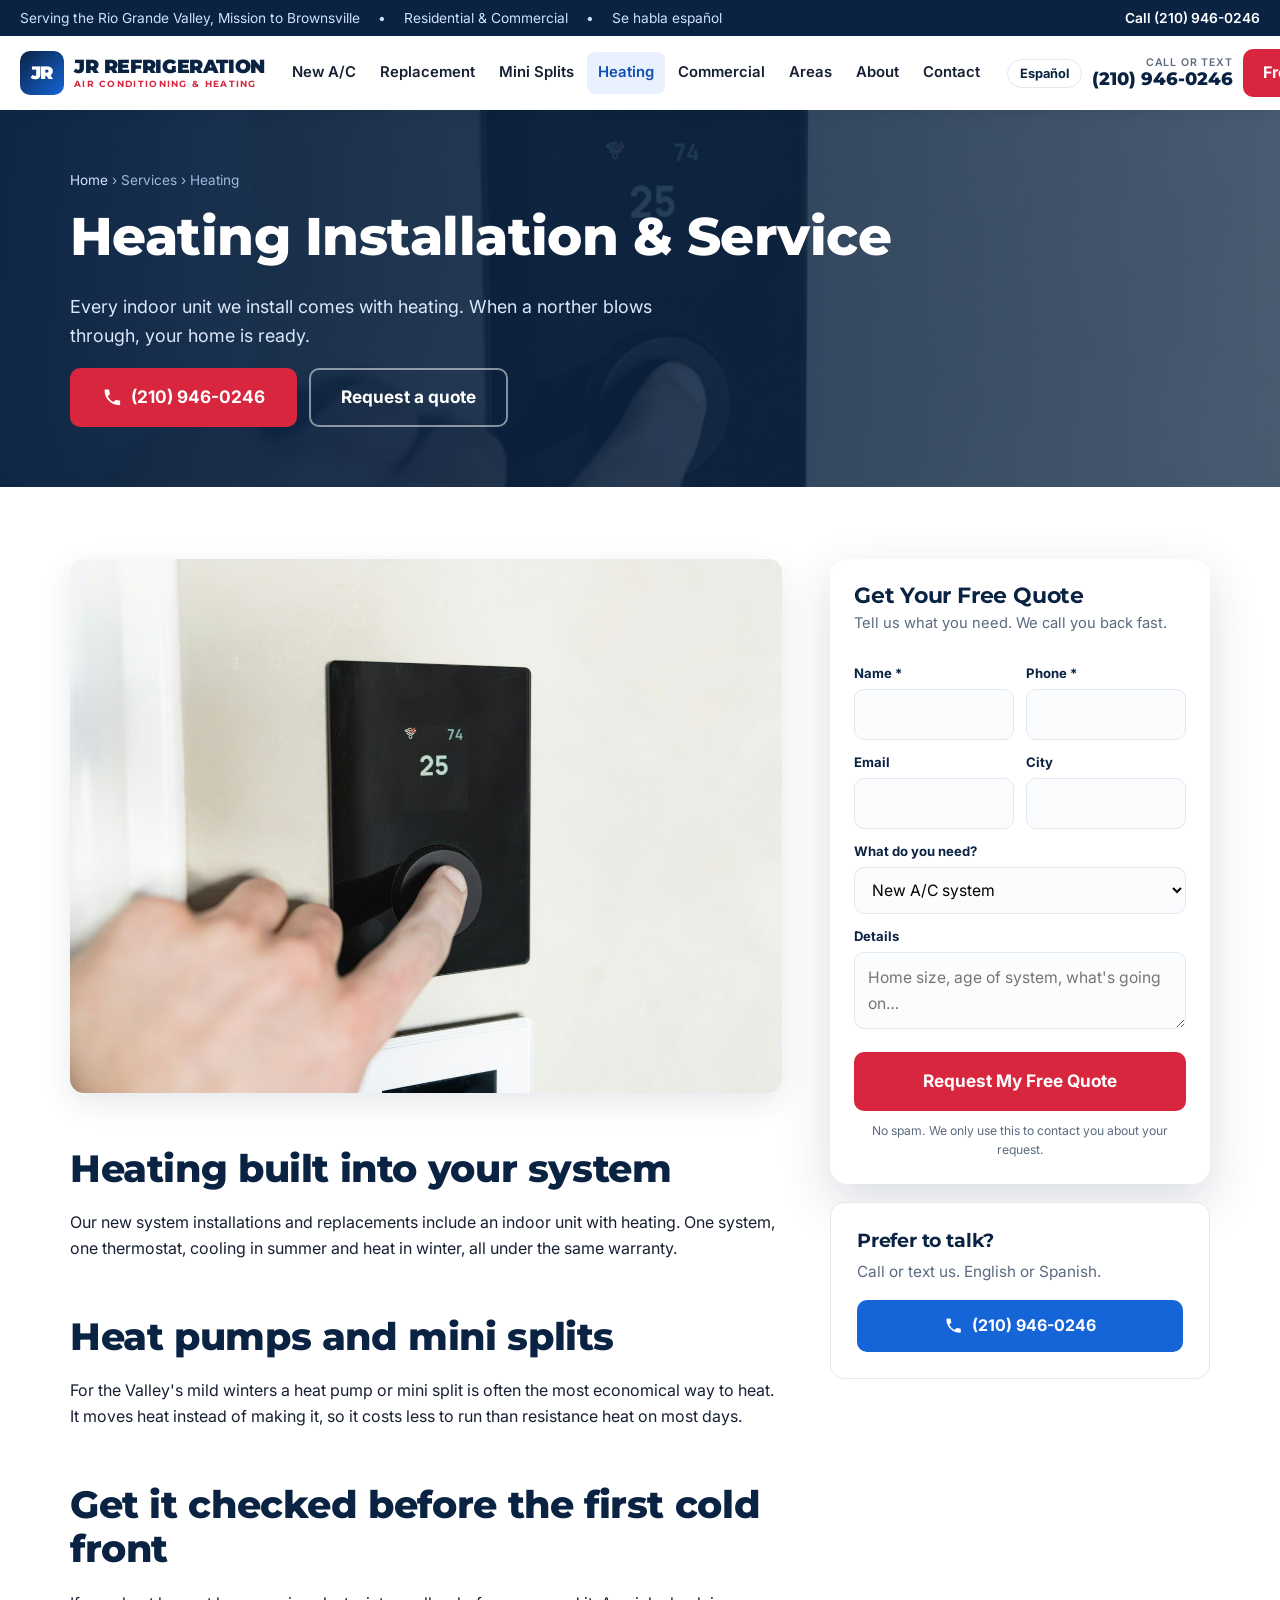
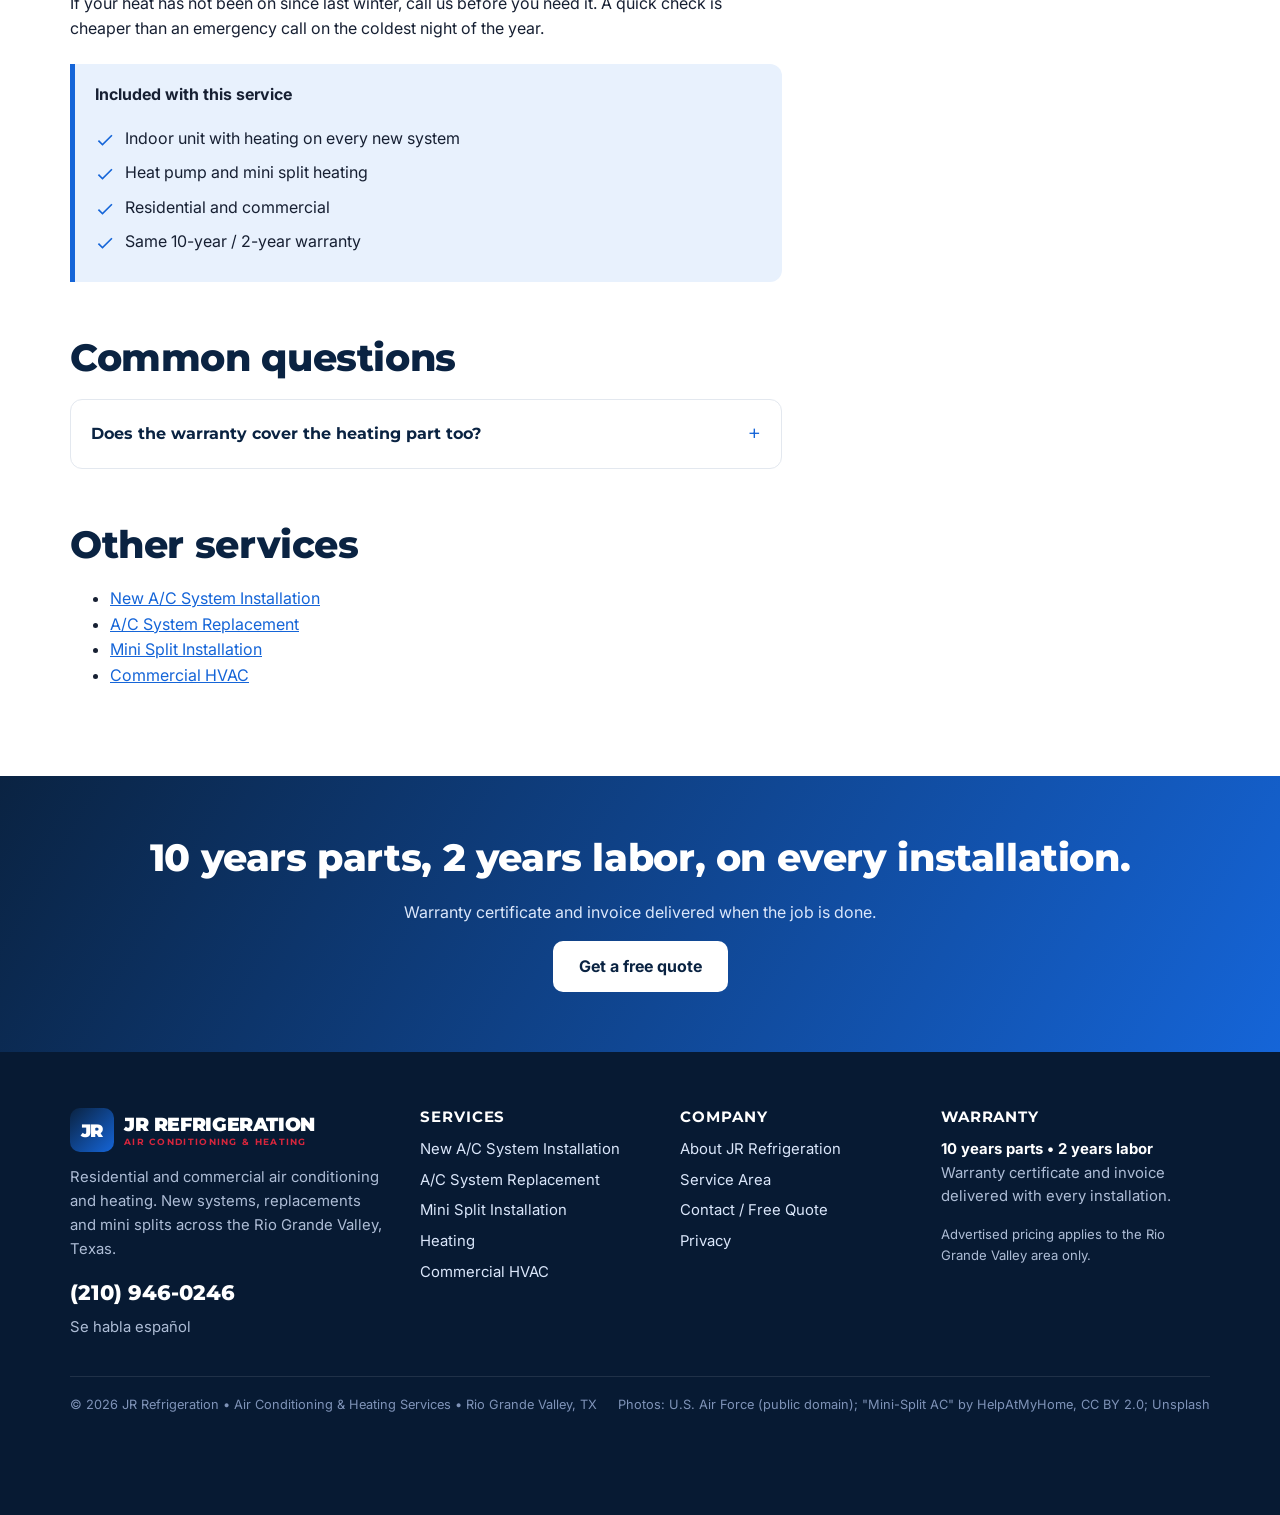
<file: services/heating/index.html>
<!DOCTYPE html>
<html lang="en"><head><meta charset="utf-8"><meta name="viewport" content="width=device-width,initial-scale=1">
<title>Heating Installation &amp; Service | JR Refrigeration, Rio Grande Valley TX</title><meta name="description" content="Every indoor unit we install comes with heating. When a norther blows through, your home is ready.">
<link rel="canonical" href="https://jrrefrigerationac.com/services/heating/">
<meta name="theme-color" content="#0a2342">
<meta property="og:site_name" content="JR Refrigeration">
<meta property="og:type" content="website">
<meta property="og:url" content="https://jrrefrigerationac.com/services/heating/">
<meta property="og:title" content="Heating Installation &amp; Service | JR Refrigeration, Rio Grande Valley TX">
<meta property="og:description" content="Every indoor unit we install comes with heating. When a norther blows through, your home is ready.">
<meta property="og:image" content="https://jrrefrigerationac.com/images/og-share.jpg">
<meta property="og:image:secure_url" content="https://jrrefrigerationac.com/images/og-share.jpg">
<meta property="og:image:type" content="image/jpeg">
<meta property="og:image:width" content="1200">
<meta property="og:image:height" content="630">
<meta property="og:image:alt" content="JR Refrigeration - Air Conditioning &amp; Heating - Rio Grande Valley, TX - Call (210) 946-0246">
<meta property="og:locale" content="en_US">
<meta property="og:locale:alternate" content="es_US">
<meta name="twitter:card" content="summary_large_image">
<meta name="twitter:title" content="Heating Installation &amp; Service | JR Refrigeration, Rio Grande Valley TX">
<meta name="twitter:description" content="Every indoor unit we install comes with heating. When a norther blows through, your home is ready.">
<meta name="twitter:image" content="https://jrrefrigerationac.com/images/og-share.jpg">
<link rel="icon" href="/favicon.svg" type="image/svg+xml">
<link rel="apple-touch-icon" href="/apple-touch-icon.png">
<link rel="preconnect" href="https://fonts.googleapis.com"><link rel="preconnect" href="https://fonts.gstatic.com" crossorigin>
<link href="https://fonts.googleapis.com/css2?family=Inter:wght@400;600;700&family=Montserrat:wght@700;800;900&display=swap" rel="stylesheet">
<link rel="stylesheet" href="/css/style.css?v=9e2f576e"><script type="application/ld+json">{"@context":"https://schema.org","@type":"HVACBusiness","name":"JR Refrigeration","alternateName":"JR Refrigeration Air Conditioning & Heating Services","url":"https://jrrefrigerationac.com/","telephone":"+12109460246","image":"https://jrrefrigerationac.com/images/og-share.jpg","logo":"https://jrrefrigerationac.com/images/icon-512.png","priceRange":"$$","areaServed":[{"@type":"City","name":"Mission, TX"},{"@type":"City","name":"McAllen, TX"},{"@type":"City","name":"Edinburg, TX"},{"@type":"City","name":"Pharr, TX"},{"@type":"City","name":"San Juan, TX"},{"@type":"City","name":"Alamo, TX"},{"@type":"City","name":"Donna, TX"},{"@type":"City","name":"Weslaco, TX"},{"@type":"City","name":"Mercedes, TX"},{"@type":"City","name":"La Feria, TX"},{"@type":"City","name":"Harlingen, TX"},{"@type":"City","name":"San Benito, TX"},{"@type":"City","name":"Los Fresnos, TX"},{"@type":"City","name":"Brownsville, TX"},{"@type":"City","name":"Rio Grande City, TX"}],"address":{"@type":"PostalAddress","addressRegion":"TX","addressCountry":"US"},"knowsLanguage":["en","es"],"makesOffer":[{"@type":"Offer","itemOffered":{"@type":"Service","name":"New A/C System Installation","url":"https://jrrefrigerationac.com/services/ac-installation/"}},{"@type":"Offer","itemOffered":{"@type":"Service","name":"A/C System Replacement","url":"https://jrrefrigerationac.com/services/ac-replacement/"}},{"@type":"Offer","itemOffered":{"@type":"Service","name":"Mini Split Installation","url":"https://jrrefrigerationac.com/services/mini-splits/"}},{"@type":"Offer","itemOffered":{"@type":"Service","name":"Heating","url":"https://jrrefrigerationac.com/services/heating/"}},{"@type":"Offer","itemOffered":{"@type":"Service","name":"Commercial HVAC","url":"https://jrrefrigerationac.com/services/commercial/"}}]}</script>
</head><body>
<div class="topbar"><div class="wrap"><div class="left"><span><span data-es="Sirviendo al Valle del Río Grande, de Mission a Brownsville">Serving the Rio Grande Valley, Mission to Brownsville</span></span><span class="sec">&bull;</span><span class="sec"><span data-es="Residencial y Comercial">Residential &amp; Commercial</span></span><span class="sec">&bull;</span><span class="sec">Se habla español</span></div><a href="tel:+12109460246"><span data-es="Llame">Call</span> (210) 946-0246</a></div></div>
<header class="site"><div class="wrap">
  <a class="logo" href="/" aria-label="JR Refrigeration home"><span class="mark">JR</span><span class="name">JR REFRIGERATION<small>AIR CONDITIONING &amp; HEATING</small></span></a>
  <nav class="main" aria-label="Main"><a href="/services/ac-installation/"><span data-es="A/C Nuevo">New A/C</span></a><a href="/services/ac-replacement/"><span data-es="Reemplazo">Replacement</span></a><a href="/services/mini-splits/"><span data-es="Mini Splits">Mini Splits</span></a><a href="/services/heating/" class="active"><span data-es="Calefacción">Heating</span></a><a href="/services/commercial/"><span data-es="Comercial">Commercial</span></a><a href="/service-area/"><span data-es="Áreas">Areas</span></a><a href="/about/"><span data-es="Nosotros">About</span></a><a href="/contact/"><span data-es="Contacto">Contact</span></a></nav>
  <div class="hdr-cta"><button class="lang" type="button" aria-label="Cambiar idioma">Español</button><a class="hdr-phone" href="tel:+12109460246"><small><span data-es="Llame o mande texto">Call or text</span></small><b>(210) 946-0246</b></a><a class="btn btn-red" href="/contact/"><span data-es="Cotización Gratis">Free Quote</span></a><button class="burger" type="button" aria-label="Menu"><svg class="ico" viewBox="0 0 24 24"><path d="M3 6h18v2H3zm0 5h18v2H3zm0 5h18v2H3z"/></svg></button></div>
</div></header>
<main>
<div class="phero"><div class="bg" style="background-image:url(/images/heating.jpg)"></div><div class="shade"></div><div class="wrap">
 <div class="crumbs"><a href="/"><span data-es="Inicio">Home</span></a> &rsaquo; <span data-es="Servicios">Services</span> &rsaquo; <span data-es="Calefacción">Heating</span></div>
 <h1><span data-es="Instalación y Servicio de Calefacción">Heating Installation & Service</span></h1><p class="lead"><span data-es="Cada máquina de adentro que instalamos viene con calefacción. Cuando llega un norte, su casa está lista.">Every indoor unit we install comes with heating. When a norther blows through, your home is ready.</span></p>
 <div class="actions" style="display:flex;gap:12px;flex-wrap:wrap;margin-top:18px"><a class="btn btn-red btn-lg" href="tel:+12109460246"><svg class="ico" viewBox="0 0 24 24"><path d="M6.6 10.8a15.1 15.1 0 0 0 6.6 6.6l2.2-2.2a1 1 0 0 1 1-.25c1.1.37 2.3.57 3.6.57a1 1 0 0 1 1 1V20a1 1 0 0 1-1 1A17 17 0 0 1 3 4a1 1 0 0 1 1-1h3.5a1 1 0 0 1 1 1c0 1.25.2 2.45.57 3.57a1 1 0 0 1-.25 1L6.6 10.8z"/></svg> (210) 946-0246</a><a class="btn btn-ghost btn-lg" href="#quote"><span data-es="Pedir cotización">Request a quote</span></a></div>
</div></div>
<section><div class="wrap content">
 <div class="main">
  <div class="photo" style="margin-bottom:28px"><img src="/images/heating.jpg" alt="Heating Installation & Service" width="1000" height="666"></div>
  <h2><span data-es="Calefacción integrada en su sistema">Heating built into your system</span></h2><p><span data-es="Nuestras instalaciones y reemplazos incluyen máquina de adentro con calefacción. Un sistema, un termostato, aire en verano y calor en invierno, todo con la misma garantía.">Our new system installations and replacements include an indoor unit with heating. One system, one thermostat, cooling in summer and heat in winter, all under the same warranty.</span></p><h2><span data-es="Bombas de calor y mini splits">Heat pumps and mini splits</span></h2><p><span data-es="Para los inviernos suaves del Valle, una bomba de calor o un mini split suele ser la forma más económica de calentar. Mueve el calor en vez de producirlo, así que cuesta menos operar que la calefacción de resistencia la mayoría de los días.">For the Valley's mild winters a heat pump or mini split is often the most economical way to heat. It moves heat instead of making it, so it costs less to run than resistance heat on most days.</span></p><h2><span data-es="Revíselo antes del primer frente frío">Get it checked before the first cold front</span></h2><p><span data-es="Si su calefacción no se ha prendido desde el invierno pasado, llámenos antes de que la necesite. Una revisión rápida es más barata que una emergencia en la noche más fría del año.">If your heat has not been on since last winter, call us before you need it. A quick check is cheaper than an emergency call on the coldest night of the year.</span></p>
  <div class="callout"><b><span data-es="Incluido con este servicio">Included with this service</span></b><ul class="ticks" style="margin-bottom:0"><li><svg class="ico" viewBox="0 0 24 24"><path d="M9 16.2 4.8 12l-1.4 1.4L9 19 21 7l-1.4-1.4z"/></svg><span><span data-es="Máquina de adentro con calefacción en cada sistema nuevo">Indoor unit with heating on every new system</span></span></li><li><svg class="ico" viewBox="0 0 24 24"><path d="M9 16.2 4.8 12l-1.4 1.4L9 19 21 7l-1.4-1.4z"/></svg><span><span data-es="Calefacción por bomba de calor y mini split">Heat pump and mini split heating</span></span></li><li><svg class="ico" viewBox="0 0 24 24"><path d="M9 16.2 4.8 12l-1.4 1.4L9 19 21 7l-1.4-1.4z"/></svg><span><span data-es="Residencial y comercial">Residential and commercial</span></span></li><li><svg class="ico" viewBox="0 0 24 24"><path d="M9 16.2 4.8 12l-1.4 1.4L9 19 21 7l-1.4-1.4z"/></svg><span><span data-es="Misma garantía 10 años / 2 años">Same 10-year / 2-year warranty</span></span></li></ul></div>
  <h2><span data-es="Preguntas comunes">Common questions</span></h2><div class="faq"><details><summary><span data-es="¿La garantía cubre también la calefacción?">Does the warranty cover the heating part too?</span></summary><p><span data-es="Sí. La máquina de adentro con calefacción es parte del sistema y lleva la misma garantía de 10 años en partes y 2 en mano de obra.">Yes. The indoor unit with heating is part of the system and carries the same 10-year parts and 2-year labor warranty.</span></p></details></div>
  <h2><span data-es="Otros servicios">Other services</span></h2><ul><li><a href="/services/ac-installation/"><span data-es="Instalación de Sistema Nuevo de A/C">New A/C System Installation</span></a></li><li><a href="/services/ac-replacement/"><span data-es="Reemplazo de Sistema de A/C">A/C System Replacement</span></a></li><li><a href="/services/mini-splits/"><span data-es="Instalación de Mini Splits">Mini Split Installation</span></a></li><li><a href="/services/commercial/"><span data-es="HVAC Comercial">Commercial HVAC</span></a></li></ul>
 </div>
 <aside class="side" id="quote"><div class="form-card">
  <h3><span data-es="Pida su Cotización Gratis">Get Your Free Quote</span></h3><p class="sub"><span data-es="Díganos qué necesita. Le llamamos rápido.">Tell us what you need. We call you back fast.</span></p>
  <form data-lead action="https://formsubmit.co/gr3742780@gmail.com" method="POST">
    <input type="hidden" name="_subject" value="New quote request - jrrefrigerationac.com">
    <input type="hidden" name="_captcha" value="false"><input type="hidden" name="_template" value="table">
    <input type="hidden" name="_next" value="https://jrrefrigerationac.com/thank-you/">
    <input type="text" name="_honey" class="hp" tabindex="-1" autocomplete="off">
    <div class="row"><div><label><span data-es="Nombre">Name</span> *</label><input type="text" name="name" required autocomplete="name"></div>
    <div><label><span data-es="Teléfono">Phone</span> *</label><input type="tel" name="phone" required autocomplete="tel"></div></div>
    <div class="row"><div><label>Email</label><input type="email" name="email" autocomplete="email"></div>
    <div><label><span data-es="Ciudad">City</span></label><input type="text" name="city" autocomplete="address-level2"></div></div>
    <label><span data-es="¿Qué necesita?">What do you need?</span></label><select name="service"><option><span data-es="Sistema nuevo de A/C">New A/C system</span></option><option><span data-es="Reemplazo de sistema">System replacement</span></option><option><span data-es="Mini split">Mini split</span></option><option><span data-es="Calefacción">Heating</span></option><option><span data-es="Comercial">Commercial</span></option><option><span data-es="Otro">Other</span></option></select>
    <label><span data-es="Detalles">Details</span></label><textarea name="message" rows="2" data-es-ph="Tamaño de la casa, edad del sistema, qué está pasando…" placeholder="Home size, age of system, what's going on…"></textarea>
    <button type="submit" class="btn btn-red btn-lg"><span data-es="Pedir Cotización Gratis">Request My Free Quote</span></button>
    <p class="fine"><span data-es="Sin spam. Solo usamos esto para contactarle sobre su solicitud.">No spam. We only use this to contact you about your request.</span></p>
  </form></div>
  <div class="card" style="margin-top:18px"><h3><span data-es="¿Prefiere hablar?">Prefer to talk?</span></h3><p><span data-es="Llame o mande texto. Inglés o español.">Call or text us. English or Spanish.</span></p><a class="btn btn-blue" href="tel:+12109460246"><svg class="ico" viewBox="0 0 24 24"><path d="M6.6 10.8a15.1 15.1 0 0 0 6.6 6.6l2.2-2.2a1 1 0 0 1 1-.25c1.1.37 2.3.57 3.6.57a1 1 0 0 1 1 1V20a1 1 0 0 1-1 1A17 17 0 0 1 3 4a1 1 0 0 1 1-1h3.5a1 1 0 0 1 1 1c0 1.25.2 2.45.57 3.57a1 1 0 0 1-.25 1L6.6 10.8z"/></svg> (210) 946-0246</a></div>
 </aside>
</div></section>
<div class="band blue"><div class="wrap"><h2><span data-es="10 años partes, 2 años mano de obra, en cada instalación.">10 years parts, 2 years labor, on every installation.</span></h2><p><span data-es="Certificado de garantía y factura entregados al terminar el trabajo.">Warranty certificate and invoice delivered when the job is done.</span></p><a class="btn btn-white" href="/contact/"><span data-es="Pedir cotización gratis">Get a free quote</span></a></div></div></main>
<footer class="site"><div class="wrap">
<div class="cols">
 <div><a class="logo" href="/" style="color:#fff"><span class="mark">JR</span><span class="name" style="color:#fff">JR REFRIGERATION<small>AIR CONDITIONING &amp; HEATING</small></span></a>
  <p style="margin-top:14px"><span data-es="Aire acondicionado y calefacción residencial y comercial. Sistemas nuevos, reemplazos y mini splits en todo el Valle del Río Grande, Texas.">Residential and commercial air conditioning and heating. New systems, replacements and mini splits across the Rio Grande Valley, Texas.</span></p>
  <a class="phone" href="tel:+12109460246">(210) 946-0246</a><span>Se habla español</span></div>
 <div><h4><span data-es="Servicios">Services</span></h4><ul><li><a href="/services/ac-installation/"><span data-es="Instalación de Sistema Nuevo de A/C">New A/C System Installation</span></a></li><li><a href="/services/ac-replacement/"><span data-es="Reemplazo de Sistema de A/C">A/C System Replacement</span></a></li><li><a href="/services/mini-splits/"><span data-es="Instalación de Mini Splits">Mini Split Installation</span></a></li><li><a href="/services/heating/"><span data-es="Calefacción">Heating</span></a></li><li><a href="/services/commercial/"><span data-es="HVAC Comercial">Commercial HVAC</span></a></li></ul></div>
 <div><h4><span data-es="Empresa">Company</span></h4><ul><li><a href="/about/"><span data-es="Sobre JR Refrigeration">About JR Refrigeration</span></a></li><li><a href="/service-area/"><span data-es="Área de Servicio">Service Area</span></a></li><li><a href="/contact/"><span data-es="Contacto / Cotización">Contact / Free Quote</span></a></li><li><a href="/privacy/"><span data-es="Privacidad">Privacy</span></a></li></ul></div>
 <div><h4><span data-es="Garantía">Warranty</span></h4><p><b style="color:#fff"><span data-es="10 años partes &amp;bull; 2 años mano de obra">10 years parts &bull; 2 years labor</span></b><br><span data-es="Certificado de garantía y factura entregados con cada instalación.">Warranty certificate and invoice delivered with every installation.</span></p><p style="font-size:.82rem"><span data-es="Los precios anunciados son solo para el área del Valle del Río Grande.">Advertised pricing applies to the Rio Grande Valley area only.</span></p></div>
</div>
<div class="bottom"><span>&copy; 2026 JR Refrigeration &bull; Air Conditioning &amp; Heating Services &bull; Rio Grande Valley, TX</span><span>Photos: U.S. Air Force (public domain); "Mini-Split AC" by HelpAtMyHome, CC BY 2.0; Unsplash</span></div>
</div></footer>
<div class="mbar"><a class="btn btn-blue" href="tel:+12109460246"><svg class="ico" viewBox="0 0 24 24"><path d="M6.6 10.8a15.1 15.1 0 0 0 6.6 6.6l2.2-2.2a1 1 0 0 1 1-.25c1.1.37 2.3.57 3.6.57a1 1 0 0 1 1 1V20a1 1 0 0 1-1 1A17 17 0 0 1 3 4a1 1 0 0 1 1-1h3.5a1 1 0 0 1 1 1c0 1.25.2 2.45.57 3.57a1 1 0 0 1-.25 1L6.6 10.8z"/></svg> <span data-es="Llamar">Call Now</span></a><a class="btn btn-red" href="/contact/"><span data-es="Cotización">Free Quote</span></a></div>
<script src="/js/main.js?v=9e2f576e" defer></script>
</body></html>
</file>
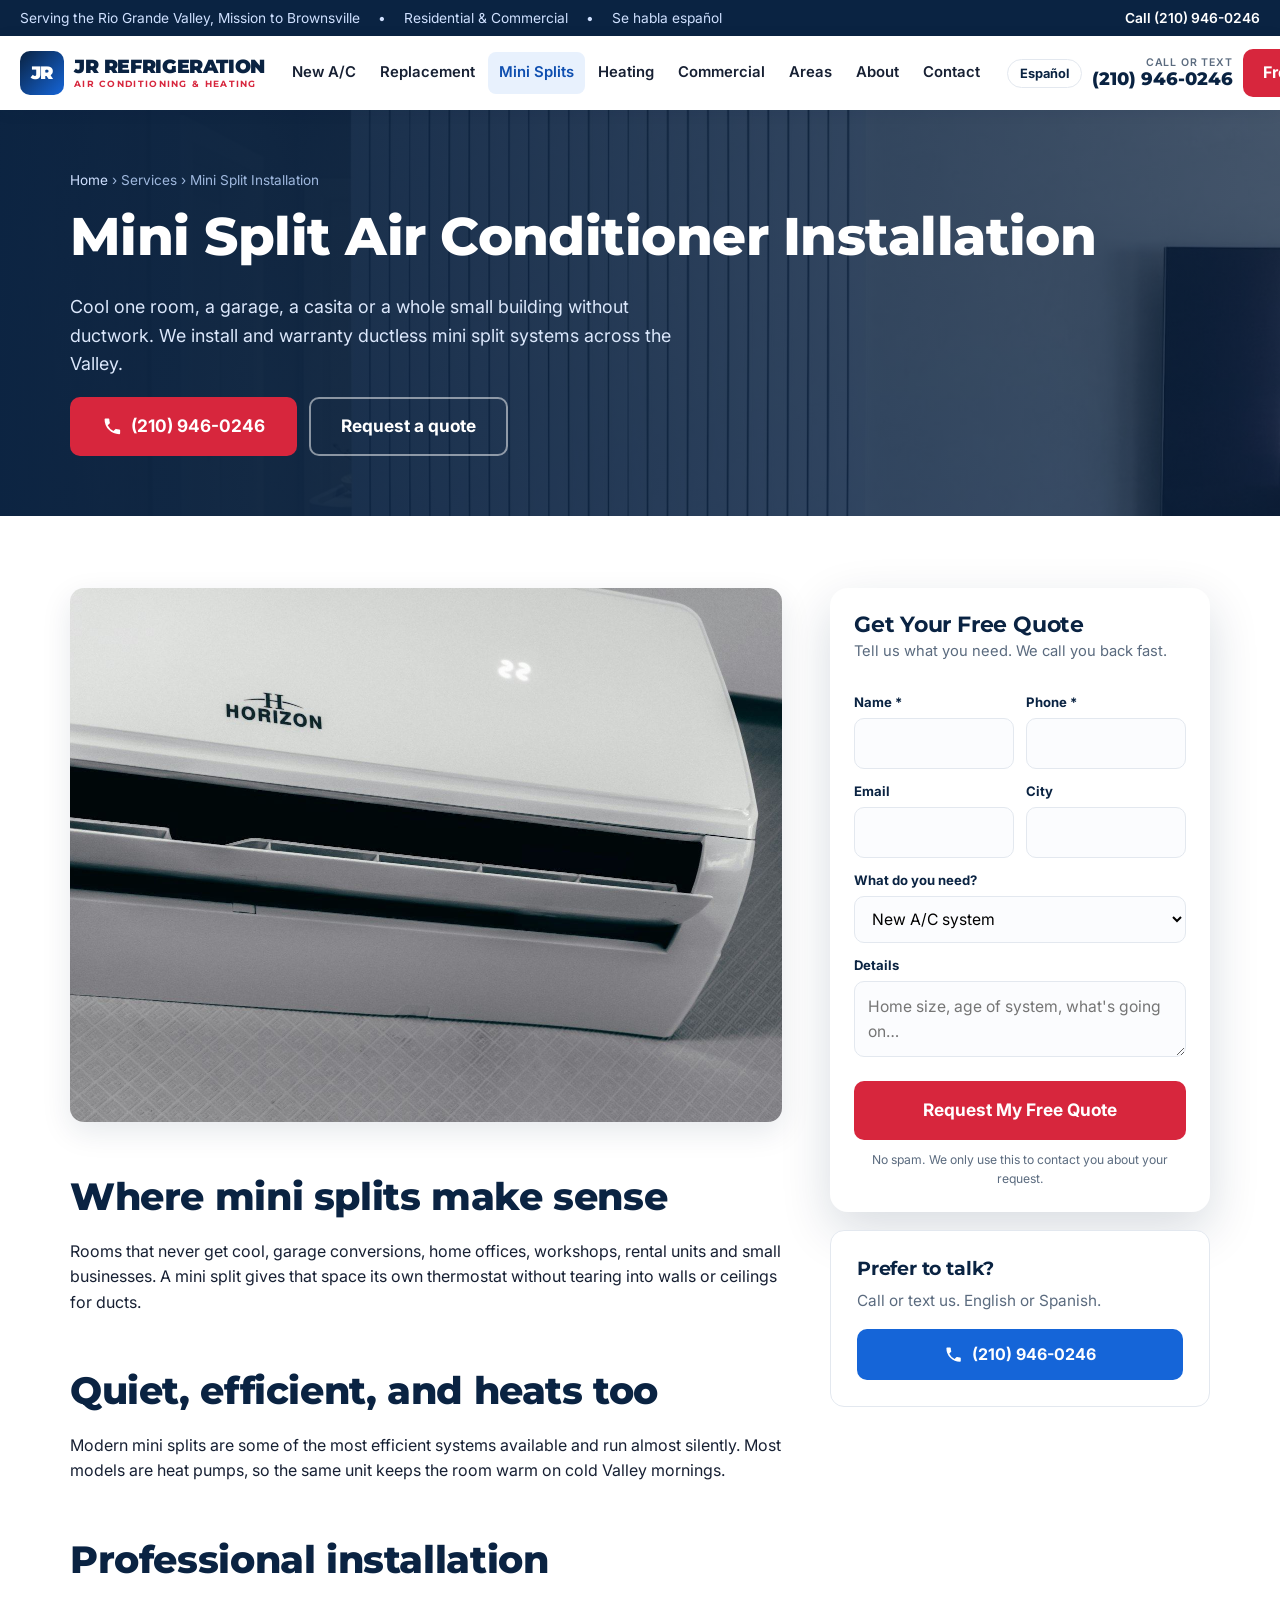
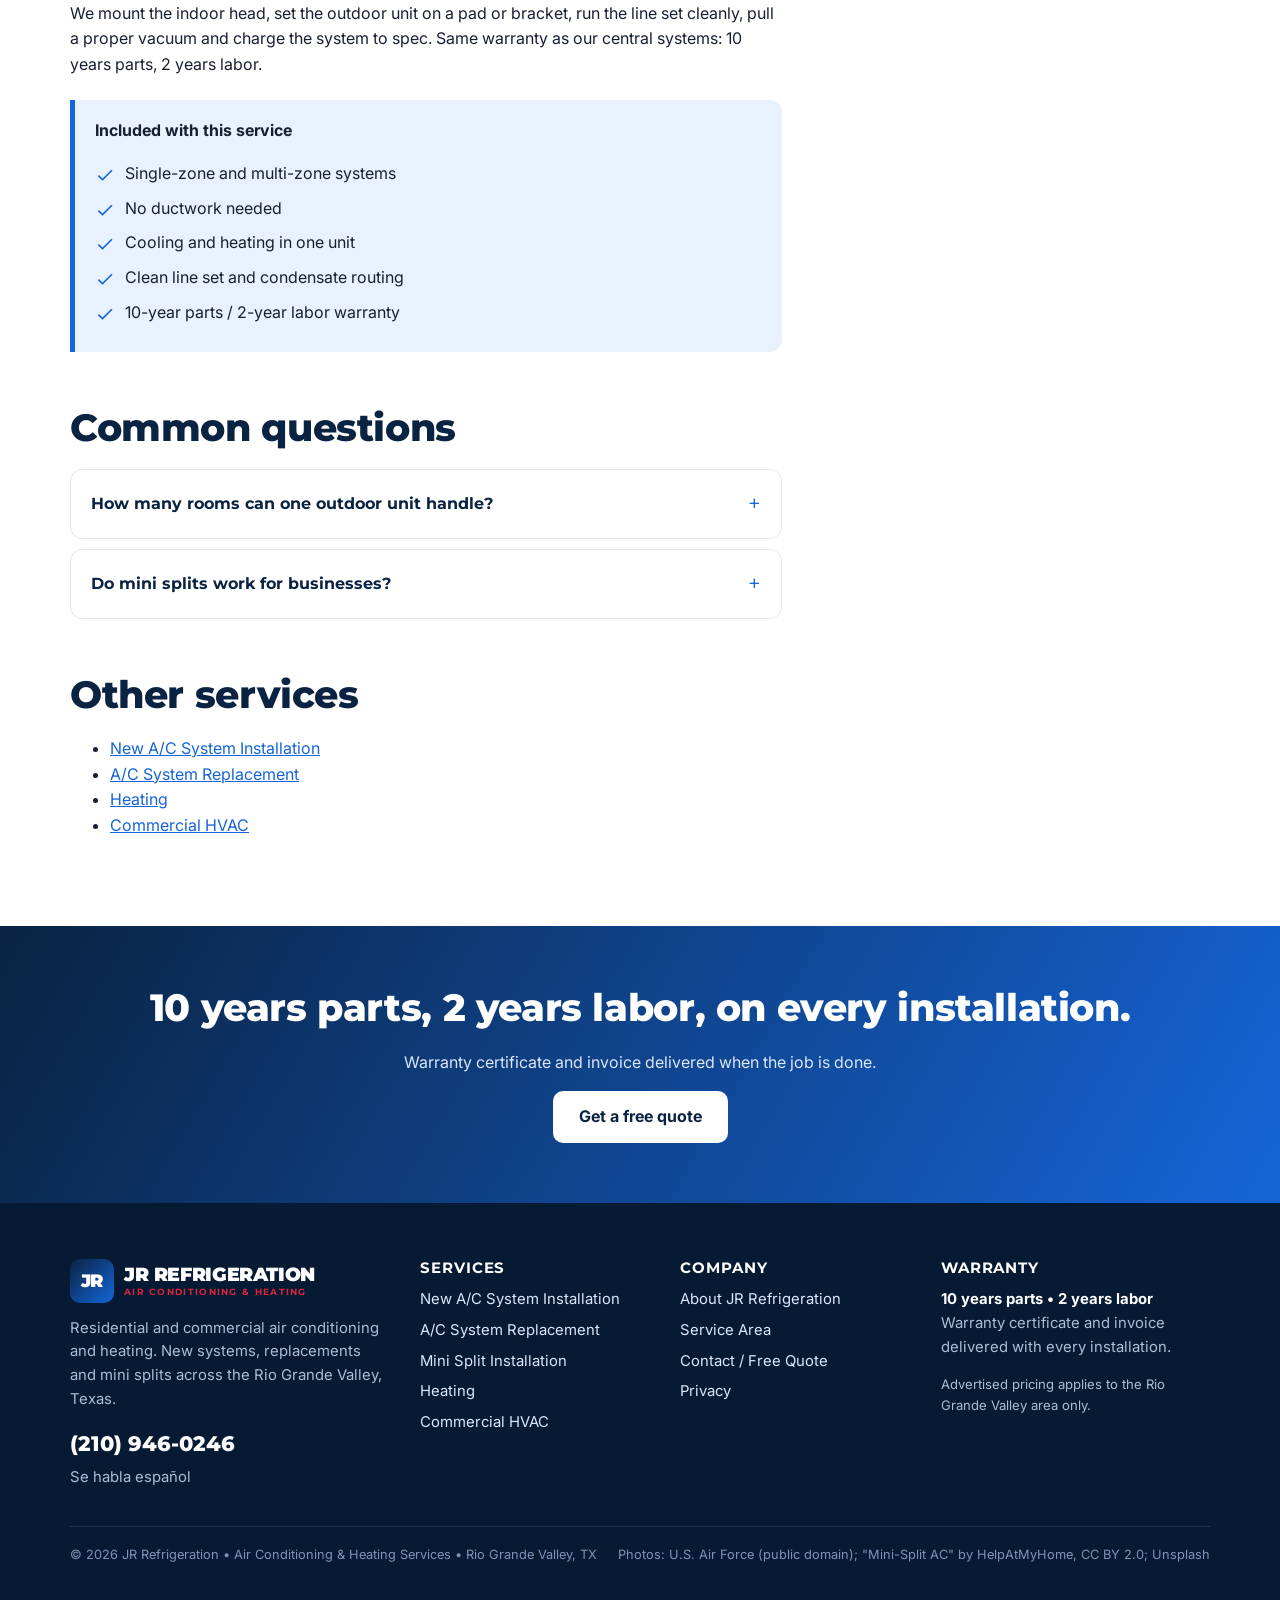
<file: services/mini-splits/index.html>
<!DOCTYPE html>
<html lang="en"><head><meta charset="utf-8"><meta name="viewport" content="width=device-width,initial-scale=1">
<title>Mini Split Air Conditioner Installation | JR Refrigeration, Rio Grande Valley TX</title><meta name="description" content="Cool one room, a garage, a casita or a whole small building without ductwork. We install and warranty ductless mini split systems across the Valley.">
<link rel="canonical" href="https://jrrefrigerationac.com/services/mini-splits/">
<meta name="theme-color" content="#0a2342">
<meta property="og:site_name" content="JR Refrigeration">
<meta property="og:type" content="website">
<meta property="og:url" content="https://jrrefrigerationac.com/services/mini-splits/">
<meta property="og:title" content="Mini Split Air Conditioner Installation | JR Refrigeration, Rio Grande Valley TX">
<meta property="og:description" content="Cool one room, a garage, a casita or a whole small building without ductwork. We install and warranty ductless mini split systems across the Valley.">
<meta property="og:image" content="https://jrrefrigerationac.com/images/og-share.jpg">
<meta property="og:image:secure_url" content="https://jrrefrigerationac.com/images/og-share.jpg">
<meta property="og:image:type" content="image/jpeg">
<meta property="og:image:width" content="1200">
<meta property="og:image:height" content="630">
<meta property="og:image:alt" content="JR Refrigeration - Air Conditioning &amp; Heating - Rio Grande Valley, TX - Call (210) 946-0246">
<meta property="og:locale" content="en_US">
<meta property="og:locale:alternate" content="es_US">
<meta name="twitter:card" content="summary_large_image">
<meta name="twitter:title" content="Mini Split Air Conditioner Installation | JR Refrigeration, Rio Grande Valley TX">
<meta name="twitter:description" content="Cool one room, a garage, a casita or a whole small building without ductwork. We install and warranty ductless mini split systems across the Valley.">
<meta name="twitter:image" content="https://jrrefrigerationac.com/images/og-share.jpg">
<link rel="icon" href="/favicon.svg" type="image/svg+xml">
<link rel="apple-touch-icon" href="/apple-touch-icon.png">
<link rel="preconnect" href="https://fonts.googleapis.com"><link rel="preconnect" href="https://fonts.gstatic.com" crossorigin>
<link href="https://fonts.googleapis.com/css2?family=Inter:wght@400;600;700&family=Montserrat:wght@700;800;900&display=swap" rel="stylesheet">
<link rel="stylesheet" href="/css/style.css?v=9e2f576e"><script type="application/ld+json">{"@context":"https://schema.org","@type":"HVACBusiness","name":"JR Refrigeration","alternateName":"JR Refrigeration Air Conditioning & Heating Services","url":"https://jrrefrigerationac.com/","telephone":"+12109460246","image":"https://jrrefrigerationac.com/images/og-share.jpg","logo":"https://jrrefrigerationac.com/images/icon-512.png","priceRange":"$$","areaServed":[{"@type":"City","name":"Mission, TX"},{"@type":"City","name":"McAllen, TX"},{"@type":"City","name":"Edinburg, TX"},{"@type":"City","name":"Pharr, TX"},{"@type":"City","name":"San Juan, TX"},{"@type":"City","name":"Alamo, TX"},{"@type":"City","name":"Donna, TX"},{"@type":"City","name":"Weslaco, TX"},{"@type":"City","name":"Mercedes, TX"},{"@type":"City","name":"La Feria, TX"},{"@type":"City","name":"Harlingen, TX"},{"@type":"City","name":"San Benito, TX"},{"@type":"City","name":"Los Fresnos, TX"},{"@type":"City","name":"Brownsville, TX"},{"@type":"City","name":"Rio Grande City, TX"}],"address":{"@type":"PostalAddress","addressRegion":"TX","addressCountry":"US"},"knowsLanguage":["en","es"],"makesOffer":[{"@type":"Offer","itemOffered":{"@type":"Service","name":"New A/C System Installation","url":"https://jrrefrigerationac.com/services/ac-installation/"}},{"@type":"Offer","itemOffered":{"@type":"Service","name":"A/C System Replacement","url":"https://jrrefrigerationac.com/services/ac-replacement/"}},{"@type":"Offer","itemOffered":{"@type":"Service","name":"Mini Split Installation","url":"https://jrrefrigerationac.com/services/mini-splits/"}},{"@type":"Offer","itemOffered":{"@type":"Service","name":"Heating","url":"https://jrrefrigerationac.com/services/heating/"}},{"@type":"Offer","itemOffered":{"@type":"Service","name":"Commercial HVAC","url":"https://jrrefrigerationac.com/services/commercial/"}}]}</script>
</head><body>
<div class="topbar"><div class="wrap"><div class="left"><span><span data-es="Sirviendo al Valle del Río Grande, de Mission a Brownsville">Serving the Rio Grande Valley, Mission to Brownsville</span></span><span class="sec">&bull;</span><span class="sec"><span data-es="Residencial y Comercial">Residential &amp; Commercial</span></span><span class="sec">&bull;</span><span class="sec">Se habla español</span></div><a href="tel:+12109460246"><span data-es="Llame">Call</span> (210) 946-0246</a></div></div>
<header class="site"><div class="wrap">
  <a class="logo" href="/" aria-label="JR Refrigeration home"><span class="mark">JR</span><span class="name">JR REFRIGERATION<small>AIR CONDITIONING &amp; HEATING</small></span></a>
  <nav class="main" aria-label="Main"><a href="/services/ac-installation/"><span data-es="A/C Nuevo">New A/C</span></a><a href="/services/ac-replacement/"><span data-es="Reemplazo">Replacement</span></a><a href="/services/mini-splits/" class="active"><span data-es="Mini Splits">Mini Splits</span></a><a href="/services/heating/"><span data-es="Calefacción">Heating</span></a><a href="/services/commercial/"><span data-es="Comercial">Commercial</span></a><a href="/service-area/"><span data-es="Áreas">Areas</span></a><a href="/about/"><span data-es="Nosotros">About</span></a><a href="/contact/"><span data-es="Contacto">Contact</span></a></nav>
  <div class="hdr-cta"><button class="lang" type="button" aria-label="Cambiar idioma">Español</button><a class="hdr-phone" href="tel:+12109460246"><small><span data-es="Llame o mande texto">Call or text</span></small><b>(210) 946-0246</b></a><a class="btn btn-red" href="/contact/"><span data-es="Cotización Gratis">Free Quote</span></a><button class="burger" type="button" aria-label="Menu"><svg class="ico" viewBox="0 0 24 24"><path d="M3 6h18v2H3zm0 5h18v2H3zm0 5h18v2H3z"/></svg></button></div>
</div></header>
<main>
<div class="phero"><div class="bg" style="background-image:url(/images/mini-room.jpg)"></div><div class="shade"></div><div class="wrap">
 <div class="crumbs"><a href="/"><span data-es="Inicio">Home</span></a> &rsaquo; <span data-es="Servicios">Services</span> &rsaquo; <span data-es="Instalación de Mini Splits">Mini Split Installation</span></div>
 <h1><span data-es="Instalación de Mini Splits">Mini Split Air Conditioner Installation</span></h1><p class="lead"><span data-es="Enfríe un cuarto, un garaje, una casita o un edificio chico sin ductos. Instalamos y garantizamos mini splits en todo el Valle.">Cool one room, a garage, a casita or a whole small building without ductwork. We install and warranty ductless mini split systems across the Valley.</span></p>
 <div class="actions" style="display:flex;gap:12px;flex-wrap:wrap;margin-top:18px"><a class="btn btn-red btn-lg" href="tel:+12109460246"><svg class="ico" viewBox="0 0 24 24"><path d="M6.6 10.8a15.1 15.1 0 0 0 6.6 6.6l2.2-2.2a1 1 0 0 1 1-.25c1.1.37 2.3.57 3.6.57a1 1 0 0 1 1 1V20a1 1 0 0 1-1 1A17 17 0 0 1 3 4a1 1 0 0 1 1-1h3.5a1 1 0 0 1 1 1c0 1.25.2 2.45.57 3.57a1 1 0 0 1-.25 1L6.6 10.8z"/></svg> (210) 946-0246</a><a class="btn btn-ghost btn-lg" href="#quote"><span data-es="Pedir cotización">Request a quote</span></a></div>
</div></div>
<section><div class="wrap content">
 <div class="main">
  <div class="photo" style="margin-bottom:28px"><img src="/images/mini-unit.jpg" alt="Mini Split Air Conditioner Installation" width="1000" height="666"></div>
  <h2><span data-es="Dónde conviene un mini split">Where mini splits make sense</span></h2><p><span data-es="Cuartos que nunca enfrían, garajes convertidos, oficinas en casa, talleres, rentas y negocios chicos. Un mini split le da a ese espacio su propio termostato sin abrir paredes o techos para ductos.">Rooms that never get cool, garage conversions, home offices, workshops, rental units and small businesses. A mini split gives that space its own thermostat without tearing into walls or ceilings for ducts.</span></p><h2><span data-es="Silencioso, eficiente, y también calienta">Quiet, efficient, and heats too</span></h2><p><span data-es="Los mini splits modernos son de los sistemas más eficientes que hay y casi no hacen ruido. La mayoría son bomba de calor, así que la misma unidad calienta el cuarto en las mañanas frías del Valle.">Modern mini splits are some of the most efficient systems available and run almost silently. Most models are heat pumps, so the same unit keeps the room warm on cold Valley mornings.</span></p><h2><span data-es="Instalación profesional">Professional installation</span></h2><p><span data-es="Montamos la unidad de adentro, colocamos la de afuera en base o soporte, pasamos la tubería limpia, hacemos vacío correcto y cargamos el sistema según especificación. Misma garantía que nuestros sistemas centrales: 10 años partes, 2 años mano de obra.">We mount the indoor head, set the outdoor unit on a pad or bracket, run the line set cleanly, pull a proper vacuum and charge the system to spec. Same warranty as our central systems: 10 years parts, 2 years labor.</span></p>
  <div class="callout"><b><span data-es="Incluido con este servicio">Included with this service</span></b><ul class="ticks" style="margin-bottom:0"><li><svg class="ico" viewBox="0 0 24 24"><path d="M9 16.2 4.8 12l-1.4 1.4L9 19 21 7l-1.4-1.4z"/></svg><span><span data-es="Sistemas de una zona y multi-zona">Single-zone and multi-zone systems</span></span></li><li><svg class="ico" viewBox="0 0 24 24"><path d="M9 16.2 4.8 12l-1.4 1.4L9 19 21 7l-1.4-1.4z"/></svg><span><span data-es="No necesita ductos">No ductwork needed</span></span></li><li><svg class="ico" viewBox="0 0 24 24"><path d="M9 16.2 4.8 12l-1.4 1.4L9 19 21 7l-1.4-1.4z"/></svg><span><span data-es="Enfría y calienta en una sola unidad">Cooling and heating in one unit</span></span></li><li><svg class="ico" viewBox="0 0 24 24"><path d="M9 16.2 4.8 12l-1.4 1.4L9 19 21 7l-1.4-1.4z"/></svg><span><span data-es="Tubería y drenaje limpios">Clean line set and condensate routing</span></span></li><li><svg class="ico" viewBox="0 0 24 24"><path d="M9 16.2 4.8 12l-1.4 1.4L9 19 21 7l-1.4-1.4z"/></svg><span><span data-es="Garantía 10 años partes / 2 años mano de obra">10-year parts / 2-year labor warranty</span></span></li></ul></div>
  <h2><span data-es="Preguntas comunes">Common questions</span></h2><div class="faq"><details><summary><span data-es="¿Cuántos cuartos puede manejar una unidad de afuera?">How many rooms can one outdoor unit handle?</span></summary><p><span data-es="Los sistemas multi-zona manejan de dos a cuatro unidades de adentro con una de afuera. Lo calculamos para sus cuartos.">Multi-zone systems run two to four indoor heads from one outdoor unit. We will size it for your rooms.</span></p></details><details><summary><span data-es="¿Los mini splits sirven para negocios?">Do mini splits work for businesses?</span></summary><p><span data-es="Sí. Son muy usados en tiendas chicas, oficinas y cuartos de servidores. Vea nuestra página comercial o llámenos.">Yes. They are a popular choice for small shops, offices and server rooms. See our commercial page or call us.</span></p></details></div>
  <h2><span data-es="Otros servicios">Other services</span></h2><ul><li><a href="/services/ac-installation/"><span data-es="Instalación de Sistema Nuevo de A/C">New A/C System Installation</span></a></li><li><a href="/services/ac-replacement/"><span data-es="Reemplazo de Sistema de A/C">A/C System Replacement</span></a></li><li><a href="/services/heating/"><span data-es="Calefacción">Heating</span></a></li><li><a href="/services/commercial/"><span data-es="HVAC Comercial">Commercial HVAC</span></a></li></ul>
 </div>
 <aside class="side" id="quote"><div class="form-card">
  <h3><span data-es="Pida su Cotización Gratis">Get Your Free Quote</span></h3><p class="sub"><span data-es="Díganos qué necesita. Le llamamos rápido.">Tell us what you need. We call you back fast.</span></p>
  <form data-lead action="https://formsubmit.co/gr3742780@gmail.com" method="POST">
    <input type="hidden" name="_subject" value="New quote request - jrrefrigerationac.com">
    <input type="hidden" name="_captcha" value="false"><input type="hidden" name="_template" value="table">
    <input type="hidden" name="_next" value="https://jrrefrigerationac.com/thank-you/">
    <input type="text" name="_honey" class="hp" tabindex="-1" autocomplete="off">
    <div class="row"><div><label><span data-es="Nombre">Name</span> *</label><input type="text" name="name" required autocomplete="name"></div>
    <div><label><span data-es="Teléfono">Phone</span> *</label><input type="tel" name="phone" required autocomplete="tel"></div></div>
    <div class="row"><div><label>Email</label><input type="email" name="email" autocomplete="email"></div>
    <div><label><span data-es="Ciudad">City</span></label><input type="text" name="city" autocomplete="address-level2"></div></div>
    <label><span data-es="¿Qué necesita?">What do you need?</span></label><select name="service"><option><span data-es="Sistema nuevo de A/C">New A/C system</span></option><option><span data-es="Reemplazo de sistema">System replacement</span></option><option><span data-es="Mini split">Mini split</span></option><option><span data-es="Calefacción">Heating</span></option><option><span data-es="Comercial">Commercial</span></option><option><span data-es="Otro">Other</span></option></select>
    <label><span data-es="Detalles">Details</span></label><textarea name="message" rows="2" data-es-ph="Tamaño de la casa, edad del sistema, qué está pasando…" placeholder="Home size, age of system, what's going on…"></textarea>
    <button type="submit" class="btn btn-red btn-lg"><span data-es="Pedir Cotización Gratis">Request My Free Quote</span></button>
    <p class="fine"><span data-es="Sin spam. Solo usamos esto para contactarle sobre su solicitud.">No spam. We only use this to contact you about your request.</span></p>
  </form></div>
  <div class="card" style="margin-top:18px"><h3><span data-es="¿Prefiere hablar?">Prefer to talk?</span></h3><p><span data-es="Llame o mande texto. Inglés o español.">Call or text us. English or Spanish.</span></p><a class="btn btn-blue" href="tel:+12109460246"><svg class="ico" viewBox="0 0 24 24"><path d="M6.6 10.8a15.1 15.1 0 0 0 6.6 6.6l2.2-2.2a1 1 0 0 1 1-.25c1.1.37 2.3.57 3.6.57a1 1 0 0 1 1 1V20a1 1 0 0 1-1 1A17 17 0 0 1 3 4a1 1 0 0 1 1-1h3.5a1 1 0 0 1 1 1c0 1.25.2 2.45.57 3.57a1 1 0 0 1-.25 1L6.6 10.8z"/></svg> (210) 946-0246</a></div>
 </aside>
</div></section>
<div class="band blue"><div class="wrap"><h2><span data-es="10 años partes, 2 años mano de obra, en cada instalación.">10 years parts, 2 years labor, on every installation.</span></h2><p><span data-es="Certificado de garantía y factura entregados al terminar el trabajo.">Warranty certificate and invoice delivered when the job is done.</span></p><a class="btn btn-white" href="/contact/"><span data-es="Pedir cotización gratis">Get a free quote</span></a></div></div></main>
<footer class="site"><div class="wrap">
<div class="cols">
 <div><a class="logo" href="/" style="color:#fff"><span class="mark">JR</span><span class="name" style="color:#fff">JR REFRIGERATION<small>AIR CONDITIONING &amp; HEATING</small></span></a>
  <p style="margin-top:14px"><span data-es="Aire acondicionado y calefacción residencial y comercial. Sistemas nuevos, reemplazos y mini splits en todo el Valle del Río Grande, Texas.">Residential and commercial air conditioning and heating. New systems, replacements and mini splits across the Rio Grande Valley, Texas.</span></p>
  <a class="phone" href="tel:+12109460246">(210) 946-0246</a><span>Se habla español</span></div>
 <div><h4><span data-es="Servicios">Services</span></h4><ul><li><a href="/services/ac-installation/"><span data-es="Instalación de Sistema Nuevo de A/C">New A/C System Installation</span></a></li><li><a href="/services/ac-replacement/"><span data-es="Reemplazo de Sistema de A/C">A/C System Replacement</span></a></li><li><a href="/services/mini-splits/"><span data-es="Instalación de Mini Splits">Mini Split Installation</span></a></li><li><a href="/services/heating/"><span data-es="Calefacción">Heating</span></a></li><li><a href="/services/commercial/"><span data-es="HVAC Comercial">Commercial HVAC</span></a></li></ul></div>
 <div><h4><span data-es="Empresa">Company</span></h4><ul><li><a href="/about/"><span data-es="Sobre JR Refrigeration">About JR Refrigeration</span></a></li><li><a href="/service-area/"><span data-es="Área de Servicio">Service Area</span></a></li><li><a href="/contact/"><span data-es="Contacto / Cotización">Contact / Free Quote</span></a></li><li><a href="/privacy/"><span data-es="Privacidad">Privacy</span></a></li></ul></div>
 <div><h4><span data-es="Garantía">Warranty</span></h4><p><b style="color:#fff"><span data-es="10 años partes &amp;bull; 2 años mano de obra">10 years parts &bull; 2 years labor</span></b><br><span data-es="Certificado de garantía y factura entregados con cada instalación.">Warranty certificate and invoice delivered with every installation.</span></p><p style="font-size:.82rem"><span data-es="Los precios anunciados son solo para el área del Valle del Río Grande.">Advertised pricing applies to the Rio Grande Valley area only.</span></p></div>
</div>
<div class="bottom"><span>&copy; 2026 JR Refrigeration &bull; Air Conditioning &amp; Heating Services &bull; Rio Grande Valley, TX</span><span>Photos: U.S. Air Force (public domain); "Mini-Split AC" by HelpAtMyHome, CC BY 2.0; Unsplash</span></div>
</div></footer>
<div class="mbar"><a class="btn btn-blue" href="tel:+12109460246"><svg class="ico" viewBox="0 0 24 24"><path d="M6.6 10.8a15.1 15.1 0 0 0 6.6 6.6l2.2-2.2a1 1 0 0 1 1-.25c1.1.37 2.3.57 3.6.57a1 1 0 0 1 1 1V20a1 1 0 0 1-1 1A17 17 0 0 1 3 4a1 1 0 0 1 1-1h3.5a1 1 0 0 1 1 1c0 1.25.2 2.45.57 3.57a1 1 0 0 1-.25 1L6.6 10.8z"/></svg> <span data-es="Llamar">Call Now</span></a><a class="btn btn-red" href="/contact/"><span data-es="Cotización">Free Quote</span></a></div>
<script src="/js/main.js?v=9e2f576e" defer></script>
</body></html>
</file>
<file: css/style.css>
:root{--navy:#0a2342;--navy2:#123a6b;--blue:#1565d8;--blue2:#0f4fb0;--sky:#e8f1fd;--red:#d7263d;--red2:#b51e31;--gold:#ffb703;--ink:#172033;--muted:#5b6b7f;--line:#e3e8ef;--bg:#f6f8fb;--white:#fff;--r:14px;--sh:0 10px 30px rgba(10,35,66,.10);--sh2:0 18px 50px rgba(10,35,66,.16)}
*{box-sizing:border-box}html{scroll-behavior:smooth}
body{margin:0;font-family:Inter,system-ui,-apple-system,"Segoe UI",Roboto,Arial,sans-serif;color:var(--ink);background:var(--white);line-height:1.6;-webkit-font-smoothing:antialiased}
h1,h2,h3,h4{font-family:Montserrat,Inter,sans-serif;line-height:1.15;margin:0 0 .5em;color:var(--navy);letter-spacing:-.01em}
h1{font-size:clamp(2rem,4.2vw,3.3rem);font-weight:800}h2{font-size:clamp(1.6rem,3vw,2.4rem);font-weight:800}h3{font-size:1.2rem;font-weight:700}
p{margin:0 0 1em}a{color:var(--blue)}img{max-width:100%;height:auto;display:block}
.wrap{max-width:1180px;margin:0 auto;padding:0 20px}
.eyebrow{display:inline-block;font-weight:700;font-size:.8rem;letter-spacing:.14em;text-transform:uppercase;color:var(--blue);margin-bottom:10px}
.lead{font-size:1.12rem;color:var(--muted)}
.btn{display:inline-flex;align-items:center;justify-content:center;gap:8px;padding:14px 24px;white-space:nowrap;border-radius:10px;font-weight:700;text-decoration:none;border:2px solid transparent;cursor:pointer;font-size:1rem;transition:.18s;font-family:inherit;line-height:1.2}
.btn-red{background:var(--red);color:#fff}.btn-red:hover{background:var(--red2);transform:translateY(-1px)}
.btn-blue{background:var(--blue);color:#fff}.btn-blue:hover{background:var(--blue2);transform:translateY(-1px)}
.btn-white{background:#fff;color:var(--navy)}.btn-white:hover{background:var(--sky)}
.btn-ghost{background:transparent;color:#fff;border-color:rgba(255,255,255,.5)}.btn-ghost:hover{border-color:#fff;background:rgba(255,255,255,.08)}
.btn-lg{padding:17px 30px;font-size:1.08rem}
.ico{width:1.2em;height:1.2em;fill:currentColor;flex:none}
/* top bar + header */
.topbar{background:var(--navy);color:#cfe0ff;font-size:.86rem}
.topbar .wrap{display:flex;justify-content:space-between;align-items:center;gap:12px;min-height:36px;max-width:1280px}
.topbar a{color:#fff;text-decoration:none;font-weight:600}
.topbar .left{display:flex;gap:18px;align-items:center}
header.site{position:sticky;top:0;z-index:50;background:#fff;box-shadow:0 2px 14px rgba(10,35,66,.08)}
header.site .wrap{display:flex;align-items:center;gap:16px;height:74px;max-width:1280px}
.logo{display:flex;align-items:center;gap:10px;text-decoration:none;color:var(--navy)}
.logo .mark{width:44px;height:44px;border-radius:10px;background:linear-gradient(135deg,var(--navy),var(--blue));display:grid;place-items:center;color:#fff;font-family:Montserrat;font-weight:900;font-size:1.15rem;letter-spacing:-.04em}
.logo .name{font-family:Montserrat;font-weight:900;font-size:1.2rem;line-height:1;letter-spacing:-.02em;white-space:nowrap}
.logo .name small{display:block;font-size:.58rem;font-weight:700;letter-spacing:.14em;color:var(--red);margin-top:3px;white-space:nowrap}
nav.main{margin-left:auto;display:flex;gap:2px;align-items:center}
nav.main a{color:var(--ink);text-decoration:none;font-weight:600;padding:9px 11px;border-radius:8px;font-size:.93rem;white-space:nowrap}
nav.main a:hover,nav.main a.active{background:var(--sky);color:var(--blue2)}
.hdr-cta{display:flex;align-items:center;gap:10px;flex:none}
.hdr-cta .btn{padding:12px 18px}
.hdr-phone{display:flex;flex-direction:column;align-items:flex-end;text-decoration:none;color:var(--navy);line-height:1.1}
.hdr-phone small{font-size:.66rem;color:var(--muted);font-weight:600;text-transform:uppercase;letter-spacing:.08em;white-space:nowrap}
.hdr-phone b{font-family:Montserrat;font-size:1.15rem;font-weight:800;white-space:nowrap}
.lang{border:1.5px solid var(--line);background:#fff;border-radius:999px;padding:6px 12px;font-weight:700;font-size:.8rem;cursor:pointer;color:var(--navy);font-family:inherit;white-space:nowrap}
.lang:hover{border-color:var(--blue)}
.burger{display:none;background:none;border:0;width:44px;height:44px;cursor:pointer;color:var(--navy)}
.burger .ico{width:28px;height:28px}
/* hero */
.hero{position:relative;color:#fff;background:var(--navy);overflow:hidden}
.hero .bg{position:absolute;inset:0;background-size:cover;background-position:center;opacity:.55}
.hero .shade{position:absolute;inset:0;background:linear-gradient(100deg,rgba(10,35,66,.97) 0%,rgba(10,35,66,.86) 42%,rgba(10,35,66,.38) 100%)}
.hero .wrap{position:relative;display:grid;grid-template-columns:1.15fr .85fr;gap:48px;padding:72px 20px;align-items:center}
.hero h1{color:#fff;margin-bottom:16px}.hero h1 em{font-style:normal;color:var(--gold)}
.hero .lead{color:#dbe7fb;font-size:1.18rem;max-width:560px}
.hero ul.checks{list-style:none;padding:0;margin:22px 0 28px;display:grid;gap:10px}
.hero ul.checks li{display:flex;gap:10px;align-items:flex-start;font-weight:600}
.hero ul.checks .ico{color:var(--gold);margin-top:3px}
.hero .actions{display:flex;gap:12px;flex-wrap:wrap;align-items:center}
.hero .mini{font-size:.9rem;color:#cfe0ff;margin-top:14px}
.form-card{background:#fff;color:var(--ink);border-radius:18px;padding:28px;box-shadow:var(--sh2)}
.form-card h3{font-size:1.35rem;margin-bottom:4px}
.form-card .sub{color:var(--muted);font-size:.92rem;margin-bottom:16px}
.form-card label{display:block;font-size:.82rem;font-weight:700;color:var(--navy);margin:12px 0 5px}
.form-card input,.form-card select,.form-card textarea{width:100%;padding:12px 13px;border:1.5px solid var(--line);border-radius:10px;font:inherit;font-size:.98rem;background:#fbfcfe;transition:.15s}
.form-card input:focus,.form-card select:focus,.form-card textarea:focus{outline:none;border-color:var(--blue);box-shadow:0 0 0 3px rgba(21,101,216,.15);background:#fff}
.form-card .row{display:grid;grid-template-columns:1fr 1fr;gap:12px}
.form-card .btn{width:100%;margin-top:16px}
.form-card .fine{font-size:.76rem;color:var(--muted);margin:10px 0 0;text-align:center}
.hp{position:absolute;left:-9999px;opacity:0;height:0;width:0}
/* trust strip */
.trust{background:var(--sky);border-bottom:1px solid var(--line)}
.trust .wrap{display:grid;grid-template-columns:repeat(4,1fr);gap:18px;padding:22px 20px}
.trust .item{display:flex;gap:12px;align-items:center}
.trust .item .ico{width:34px;height:34px;color:var(--blue);flex:none}
.trust .item b{display:block;color:var(--navy);font-family:Montserrat;font-size:.98rem}
.trust .item span{font-size:.85rem;color:var(--muted)}
/* sections */
section{padding:72px 0}section.alt{background:var(--bg)}
.sec-head{max-width:720px;margin-bottom:38px}.sec-head.center{text-align:center;margin-left:auto;margin-right:auto}
.grid3{display:grid;grid-template-columns:repeat(3,1fr);gap:22px}.grid2{display:grid;grid-template-columns:1fr 1fr;gap:40px;align-items:center}
.card{background:#fff;border:1px solid var(--line);border-radius:var(--r);padding:26px;transition:.2s;position:relative;display:flex;flex-direction:column}
.card:hover{box-shadow:var(--sh);transform:translateY(-3px);border-color:#cfdcf2}
.card .icon{width:54px;height:54px;border-radius:12px;background:var(--sky);display:grid;place-items:center;color:var(--blue);margin-bottom:16px}
.card .icon .ico{width:28px;height:28px}
.card p{color:var(--muted);font-size:.96rem;flex:1}
.card .more{font-weight:700;text-decoration:none;display:inline-flex;gap:6px;align-items:center;color:var(--blue)}
.card a.cover{position:absolute;inset:0}
.photo{border-radius:var(--r);overflow:hidden;box-shadow:var(--sh)}
.photo img{width:100%;height:100%;object-fit:cover;aspect-ratio:4/3}
ul.ticks{list-style:none;padding:0;margin:18px 0}ul.ticks li{display:flex;gap:10px;margin:9px 0;align-items:flex-start}ul.ticks .ico{color:var(--blue);margin-top:4px;width:20px;height:20px}
.steps{display:grid;grid-template-columns:repeat(3,1fr);gap:22px;counter-reset:s}
.step{background:#fff;border-radius:var(--r);padding:28px;border:1px solid var(--line);position:relative}
.step .n{width:42px;height:42px;border-radius:50%;background:var(--navy);color:var(--gold);font-family:Montserrat;font-weight:800;display:grid;place-items:center;margin-bottom:14px;font-size:1.1rem}
.step p{color:var(--muted);margin:0}
.band{background:linear-gradient(120deg,var(--red) 0%,#a4152a 100%);color:#fff;text-align:center;padding:60px 0}
.band h2{color:#fff}.band .big{font-family:Montserrat;font-weight:900;font-size:clamp(1.6rem,4vw,2.6rem);color:var(--gold);margin:8px 0}
.band p{color:#ffe3e7;max-width:640px;margin:0 auto 1em}
.band.blue{background:linear-gradient(120deg,var(--navy) 0%,var(--blue) 100%)}.band.blue p{color:#dbe7fb}
.map{border-radius:var(--r);overflow:hidden;box-shadow:var(--sh);border:1px solid var(--line)}
.map iframe{width:100%;height:380px;border:0;display:block}
.cities{display:grid;grid-template-columns:repeat(3,1fr);gap:8px 18px;list-style:none;padding:0;margin:16px 0 0}
.cities li{display:flex;gap:8px;align-items:center;font-weight:600;color:var(--navy)}
.cities .ico{color:var(--red);width:16px;height:16px}
.faq{max-width:820px;margin:0 auto}
.faq details{border:1px solid var(--line);border-radius:12px;background:#fff;margin-bottom:10px;padding:0 20px}
.faq summary{cursor:pointer;font-weight:700;color:var(--navy);padding:16px 0;list-style:none;display:flex;justify-content:space-between;align-items:center;gap:12px;font-family:Montserrat}
.faq summary::-webkit-details-marker{display:none}.faq summary::after{content:"+";font-size:1.4rem;color:var(--blue);font-weight:400}
.faq details[open] summary::after{content:"–"}.faq details p{color:var(--muted);padding-bottom:16px;margin:0}
.cta-final .wrap{display:grid;grid-template-columns:1fr 1fr;gap:40px;align-items:center}
.cta-final h2{color:#fff}.cta-final{background:var(--navy);color:#dbe7fb}
/* page hero (subpages) */
.phero{background:var(--navy);color:#fff;position:relative;overflow:hidden}
.phero .bg{position:absolute;inset:0;background-size:cover;background-position:center;opacity:.5}
.phero .shade{position:absolute;inset:0;background:linear-gradient(90deg,rgba(10,35,66,.96),rgba(10,35,66,.45))}
.phero .wrap{position:relative;padding:60px 20px}.phero h1{color:#fff}.phero .lead{color:#dbe7fb;max-width:640px}
.crumbs{font-size:.85rem;color:#9fb8de;margin-bottom:14px}.crumbs a{color:#cfe0ff;text-decoration:none}
.content{display:grid;grid-template-columns:1fr 380px;gap:48px;align-items:start}
.content .main h2{margin-top:1.4em}.content .main h2:first-child{margin-top:0}
.side{position:sticky;top:96px}.side .form-card{padding:24px}
.callout{background:var(--sky);border-left:5px solid var(--blue);padding:18px 20px;border-radius:0 12px 12px 0;margin:22px 0}
.tags{display:flex;flex-wrap:wrap;gap:8px;margin:14px 0}.tags span{background:var(--sky);color:var(--navy2);font-weight:700;padding:6px 12px;border-radius:999px;font-size:.85rem}
/* footer */
footer.site{background:#071a33;color:#aebdd6;padding:56px 0 100px;font-size:.93rem}
footer.site .cols{display:grid;grid-template-columns:1.4fr 1fr 1fr 1.2fr;gap:36px}
footer.site h4{color:#fff;font-size:.95rem;margin-bottom:12px;letter-spacing:.06em;text-transform:uppercase}
footer.site a{color:#dbe7fb;text-decoration:none}footer.site a:hover{color:var(--gold)}
footer.site ul{list-style:none;padding:0;margin:0}footer.site li{margin:7px 0}
footer.site .phone{font-family:Montserrat;font-weight:800;font-size:1.3rem;color:#fff;display:block;margin:6px 0}
footer.site .bottom{border-top:1px solid rgba(255,255,255,.1);margin-top:36px;padding-top:18px;display:flex;justify-content:space-between;gap:12px;flex-wrap:wrap;font-size:.8rem;color:#7f93b8}
/* sticky mobile bar */
.mbar{display:none;position:fixed;bottom:0;left:0;right:0;z-index:60;background:#fff;border-top:1px solid var(--line);padding:10px 12px;gap:10px;box-shadow:0 -6px 20px rgba(10,35,66,.12)}
.mbar .btn{flex:1;padding:13px 10px}
/* responsive */
@media(max-width:1240px){.hdr-cta .btn{display:none}}
@media(max-width:1120px){nav.main a{padding:8px 8px;font-size:.88rem}.logo .name{font-size:1.05rem}.hdr-phone{display:none}header.site .wrap{gap:10px}}
@media(max-width:1000px){.hero .wrap{grid-template-columns:1fr;gap:34px;padding:52px 20px}.trust .wrap{grid-template-columns:1fr 1fr}.grid3{grid-template-columns:1fr 1fr}.steps{grid-template-columns:1fr}.content{grid-template-columns:1fr}.side{position:static}footer.site .cols{grid-template-columns:1fr 1fr}.cta-final .wrap{grid-template-columns:1fr}}
@media(max-width:980px){nav.main{display:none;position:absolute;top:74px;left:0;right:0;background:#fff;flex-direction:column;align-items:stretch;padding:10px 16px 16px;box-shadow:0 14px 30px rgba(10,35,66,.15)}nav.main.open{display:flex}nav.main a{padding:13px 10px;border-bottom:1px solid var(--line)}.burger{display:block}.hdr-phone{display:none}.topbar .left span.sec{display:none}}
@media(max-width:640px){.grid3,.grid2,.trust .wrap,.cities,footer.site .cols{grid-template-columns:1fr}.form-card .row{grid-template-columns:1fr}section{padding:52px 0}.mbar{display:flex}.hdr-cta .btn{display:none}.topbar .wrap{justify-content:center}.topbar .left{display:none}}
</file>
